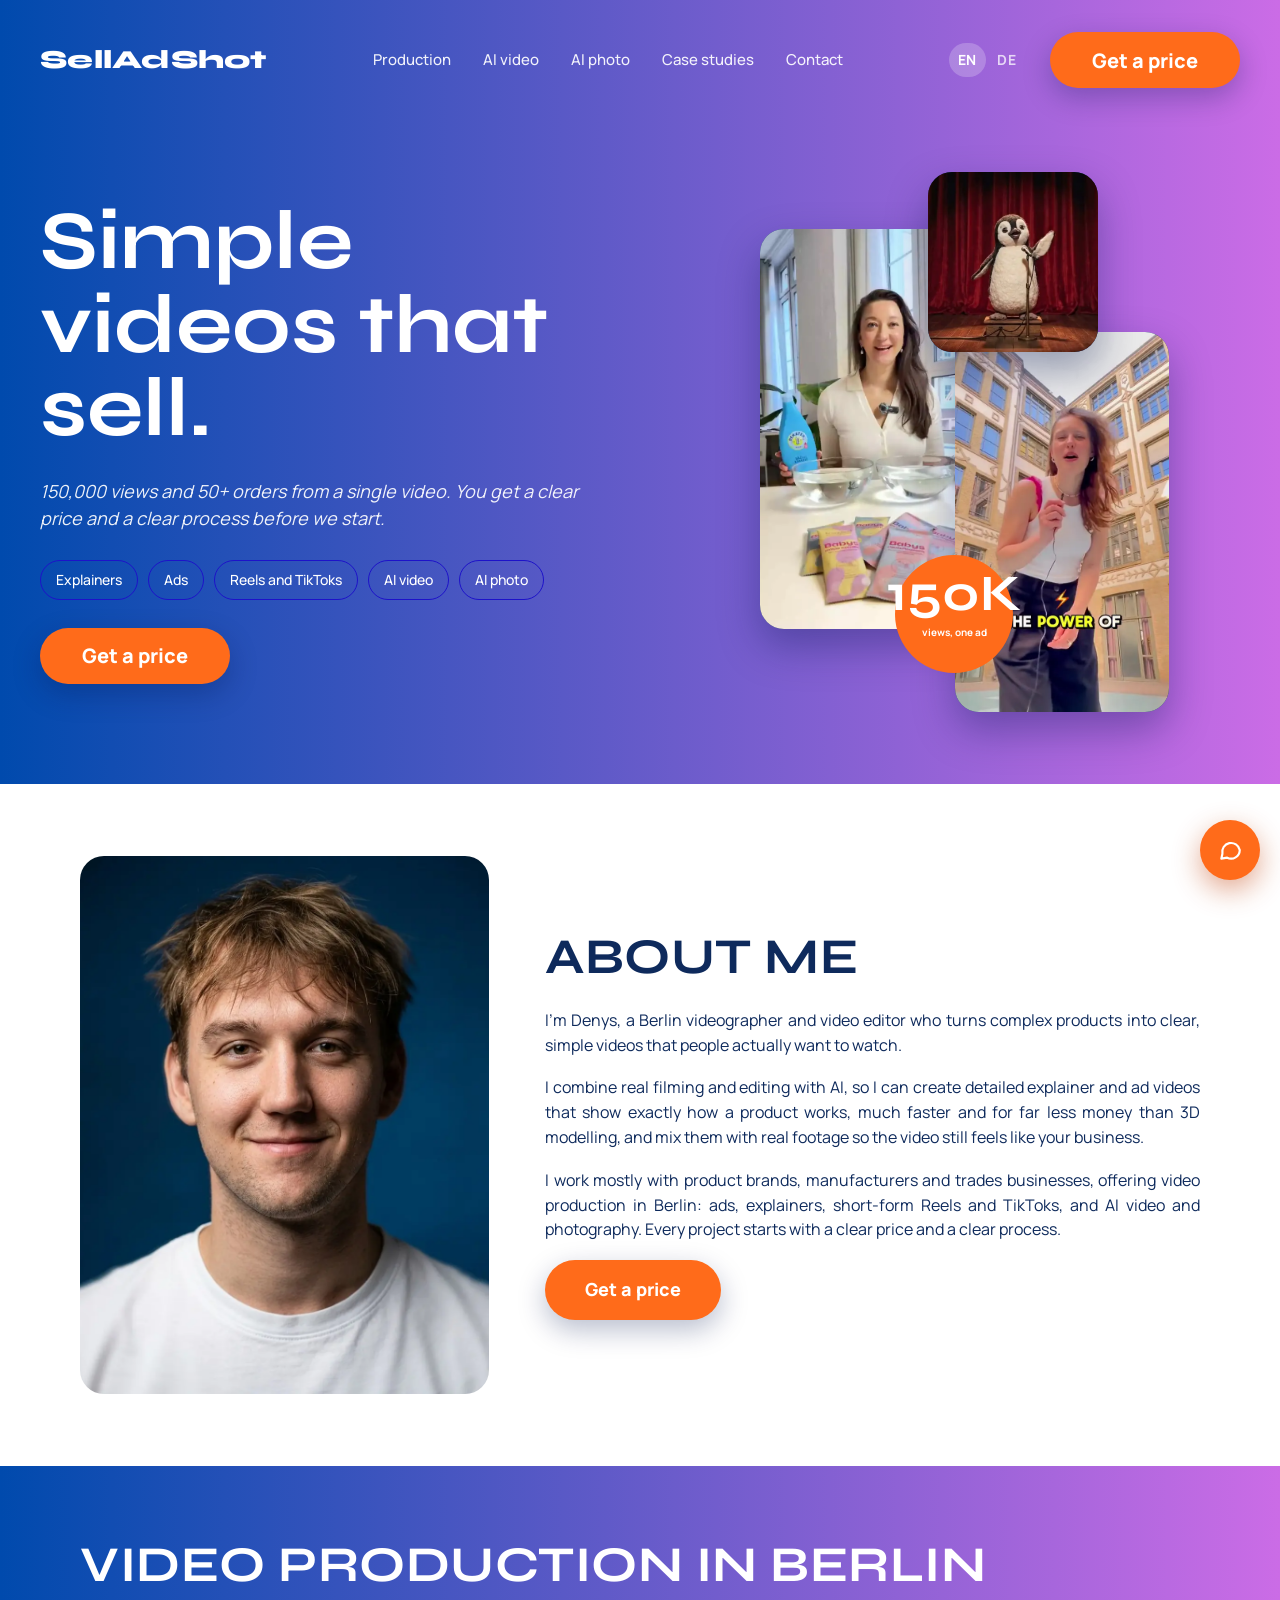
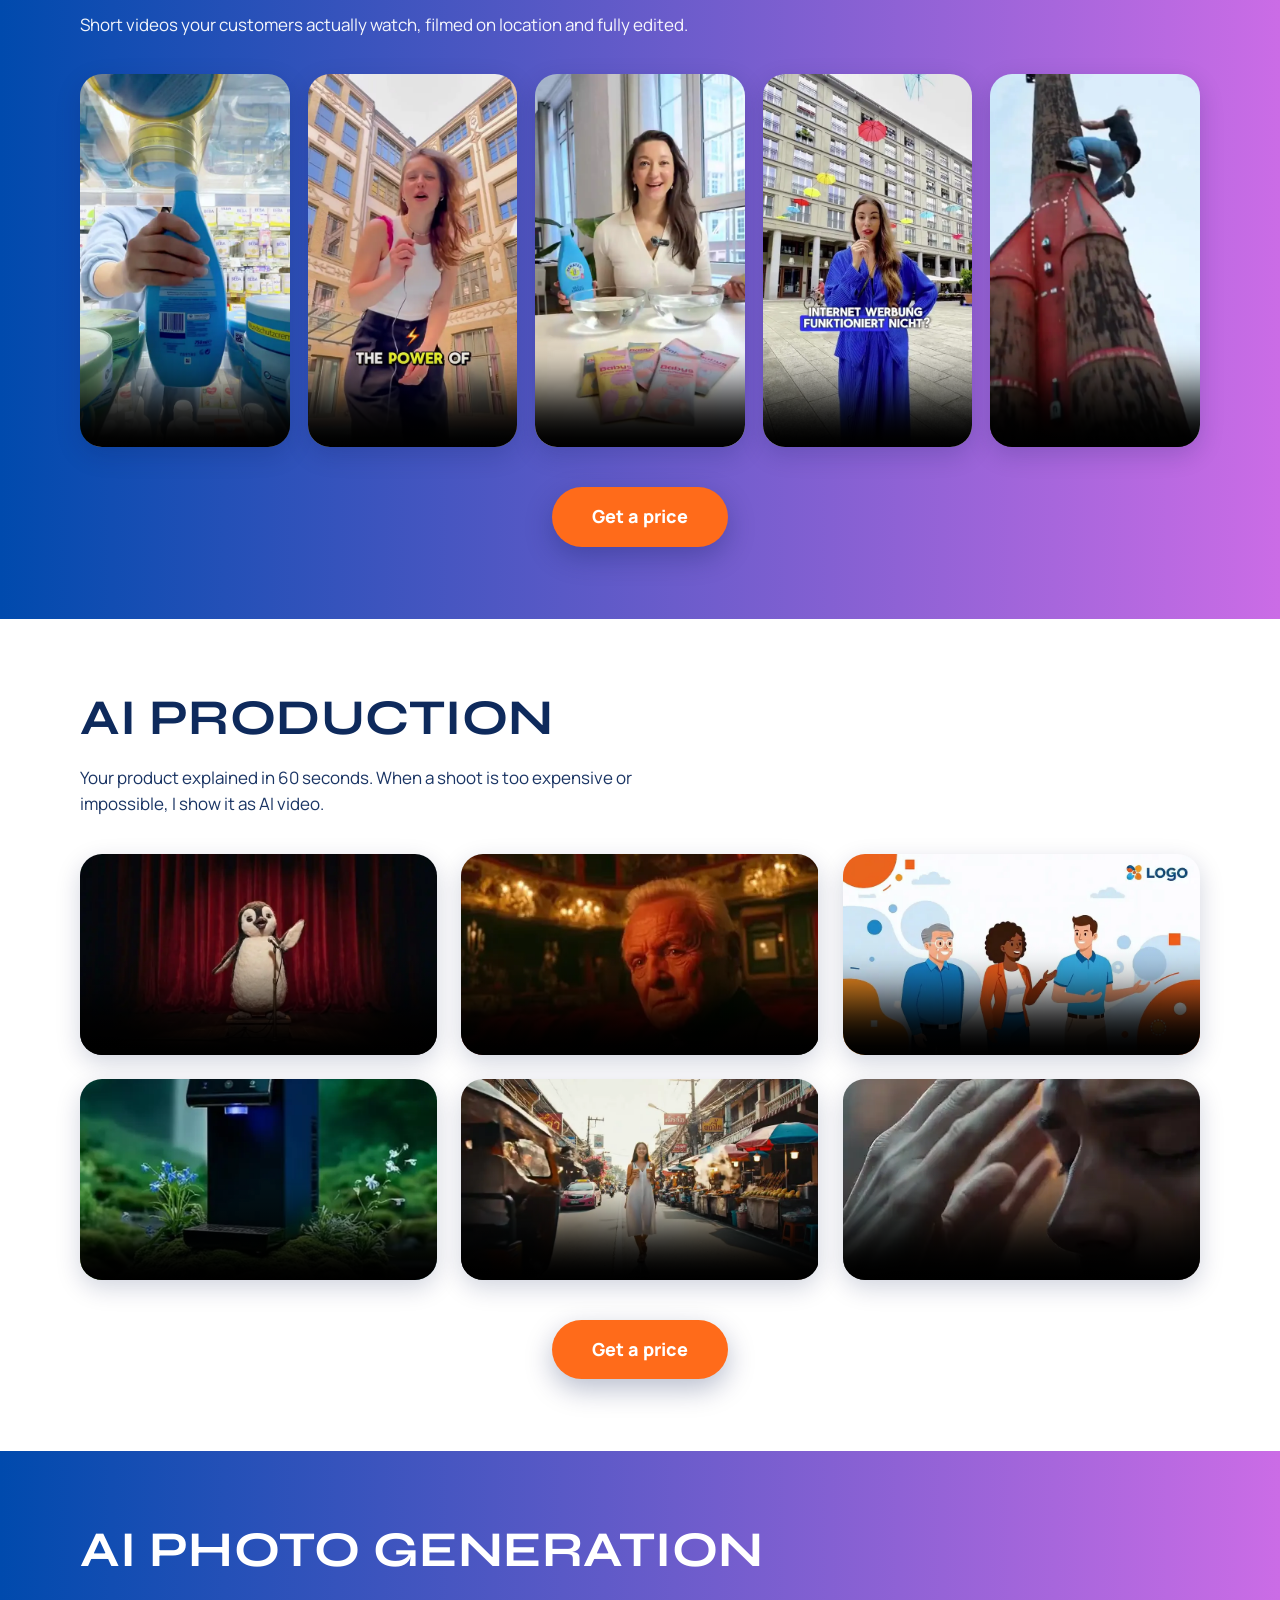
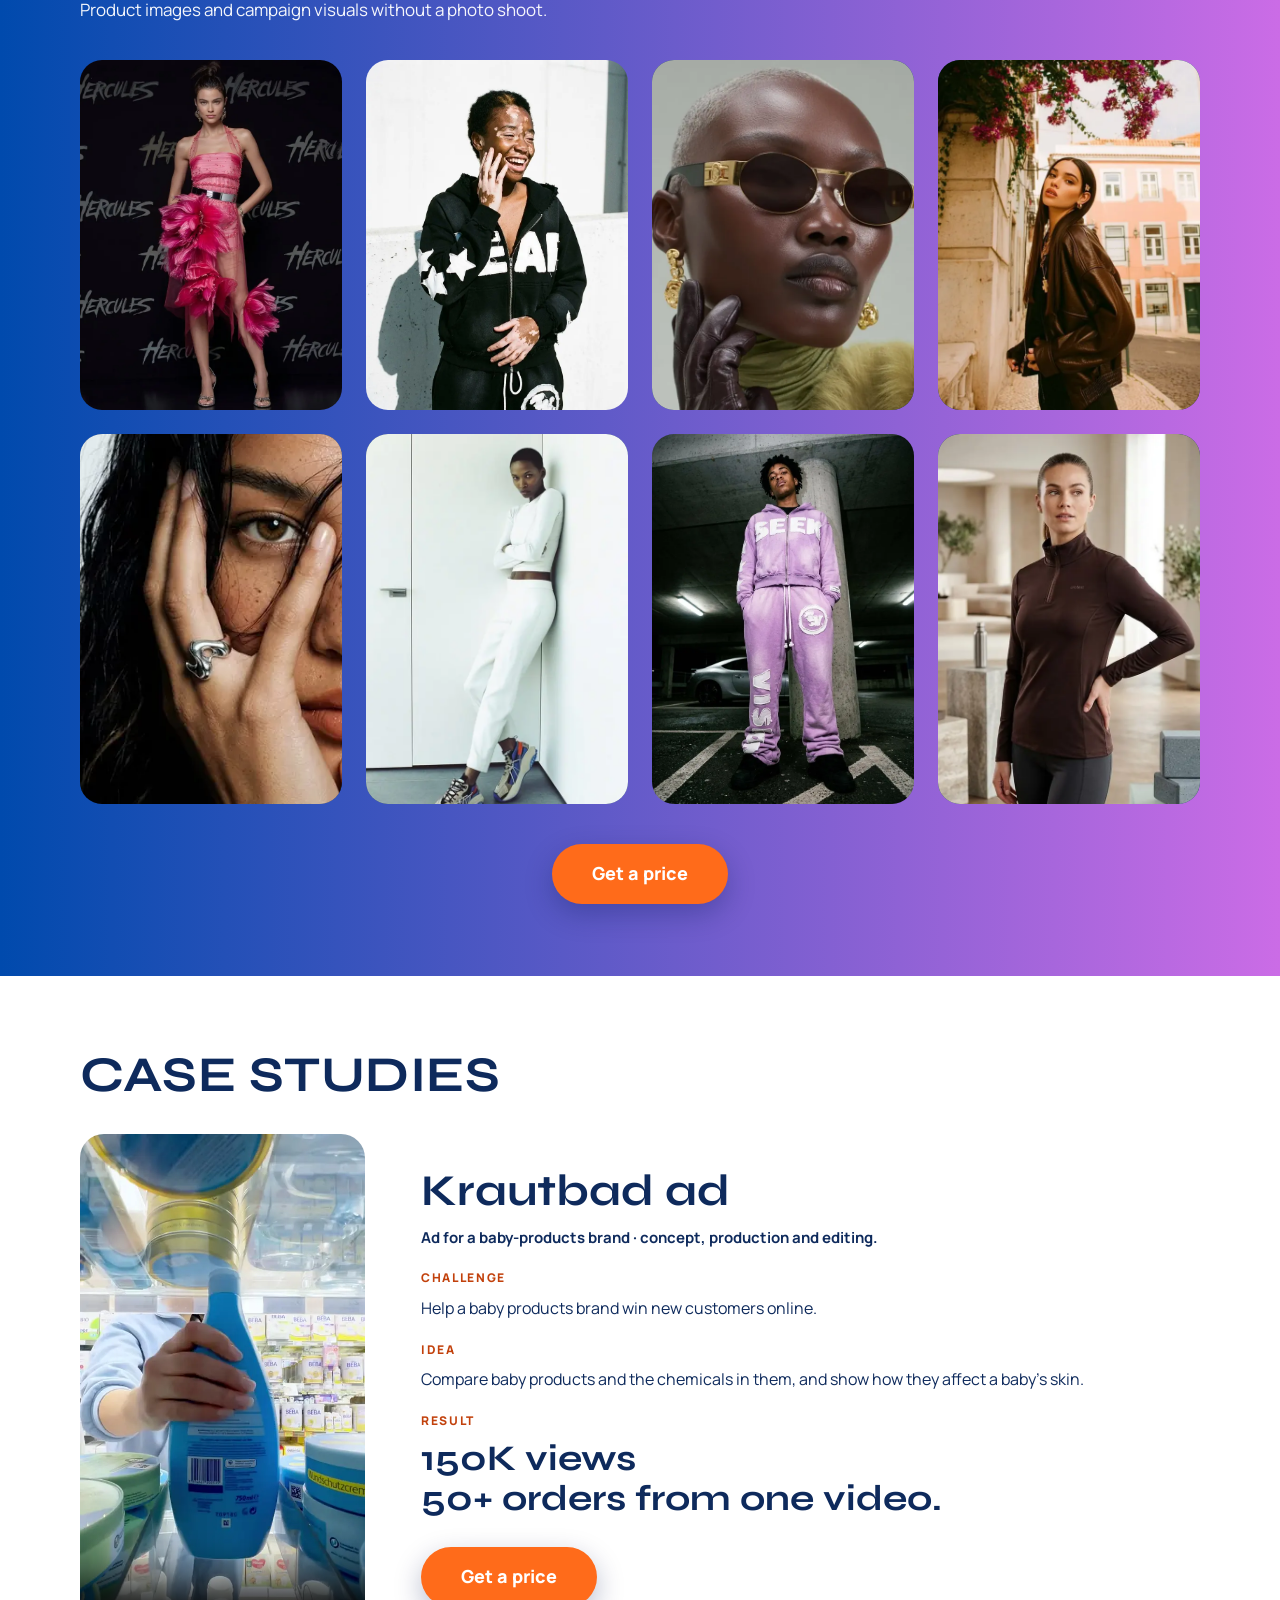
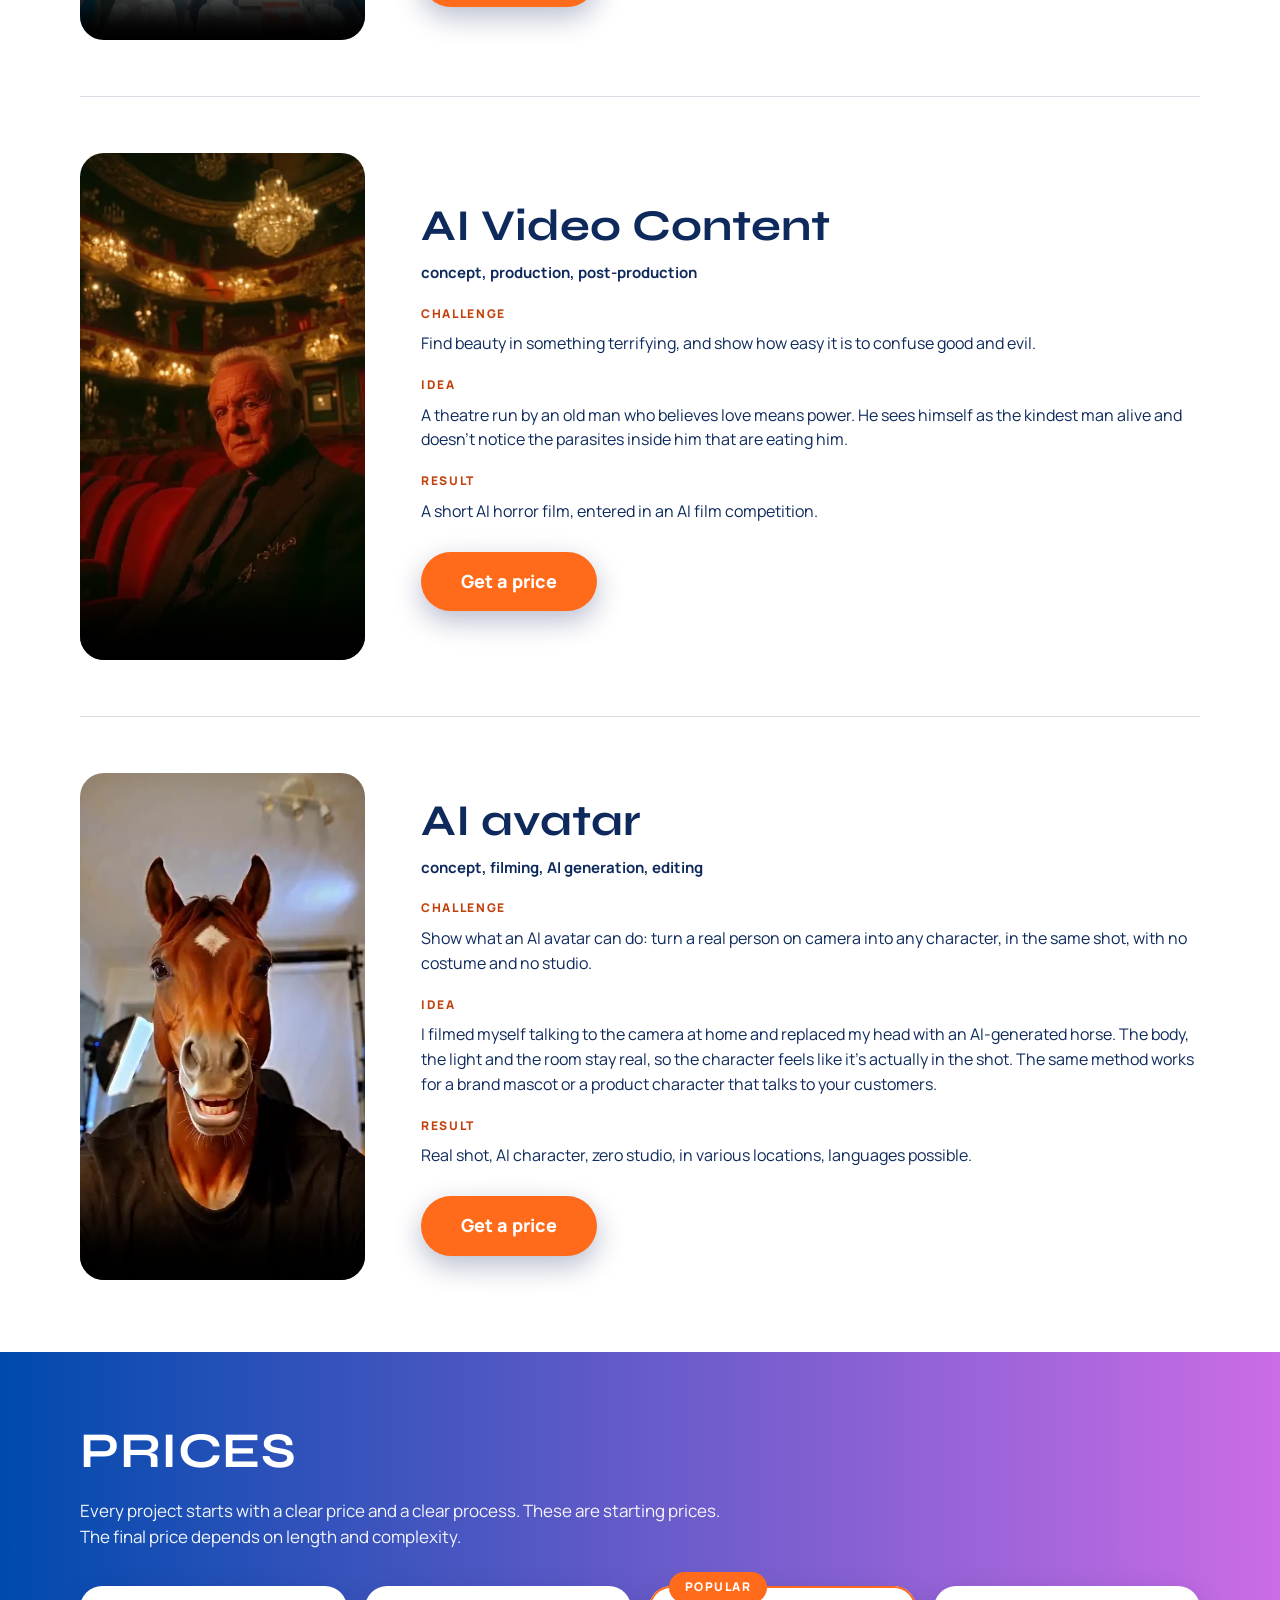
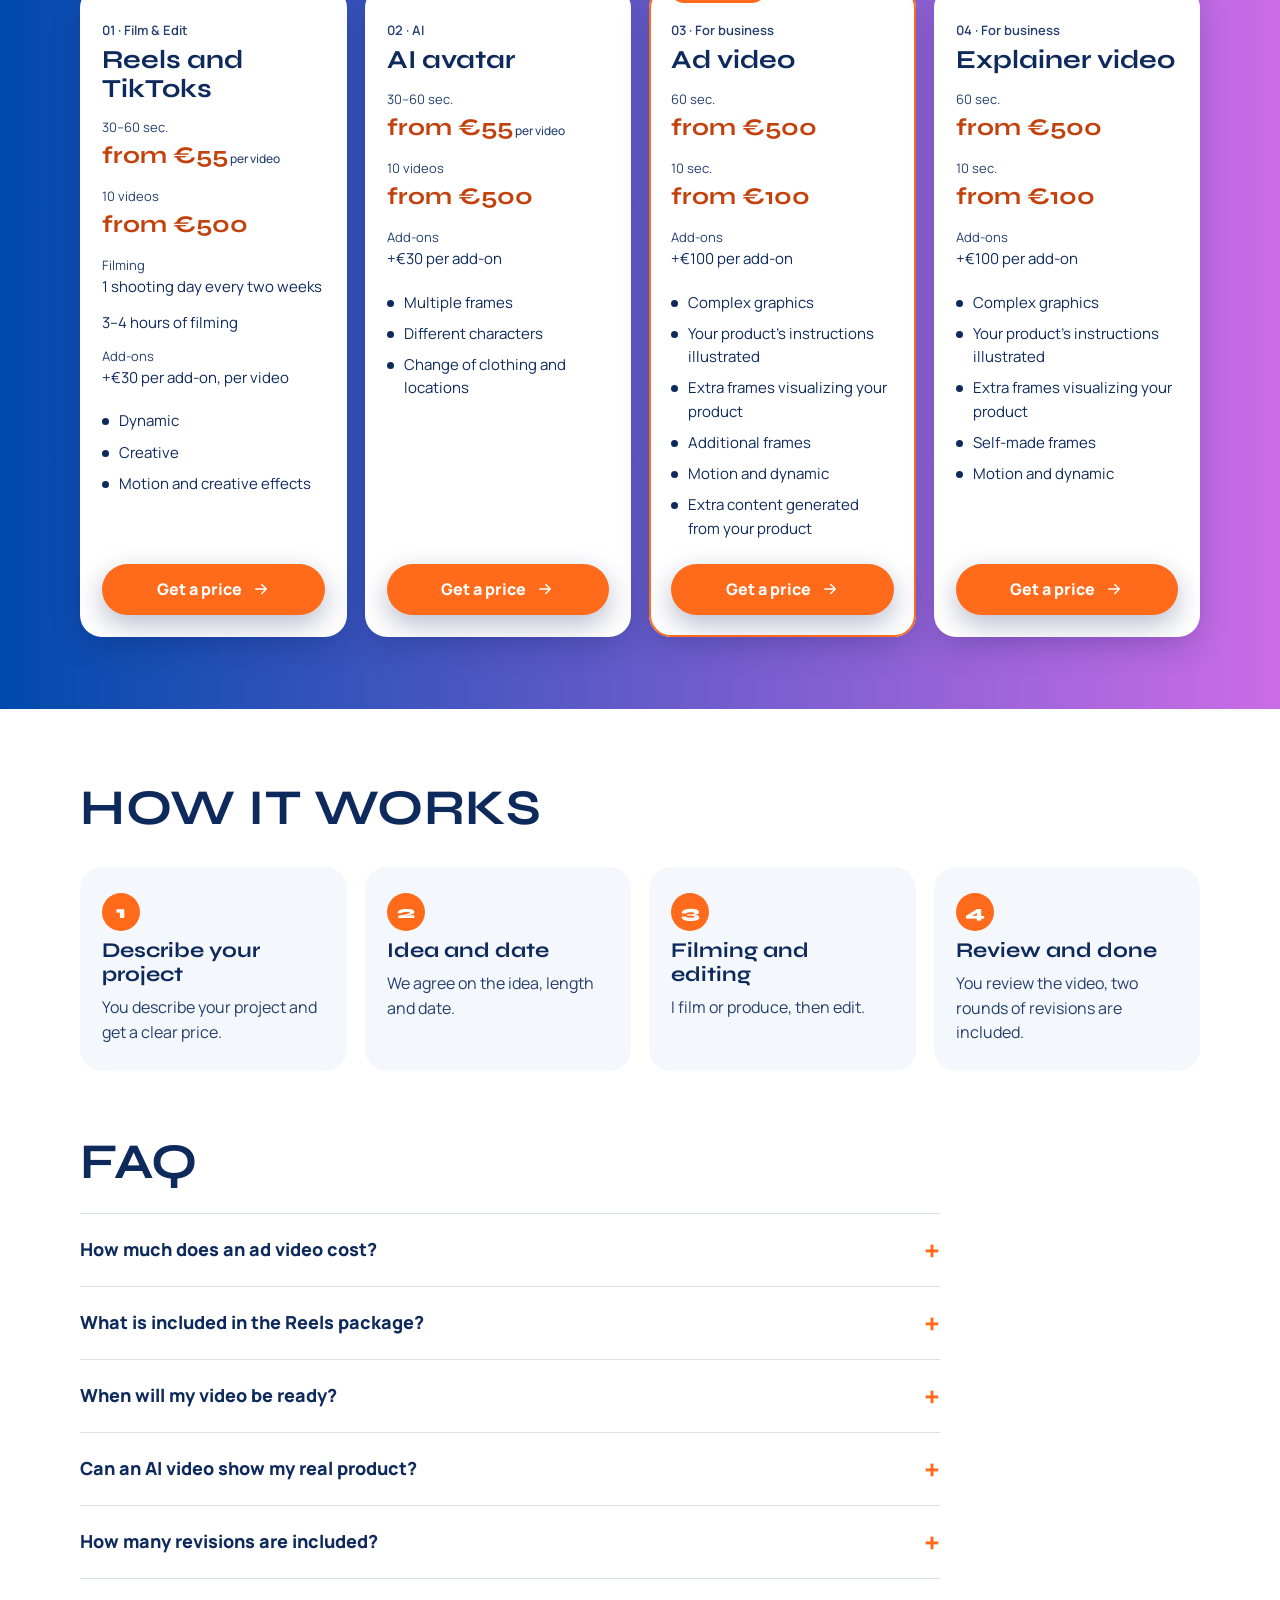
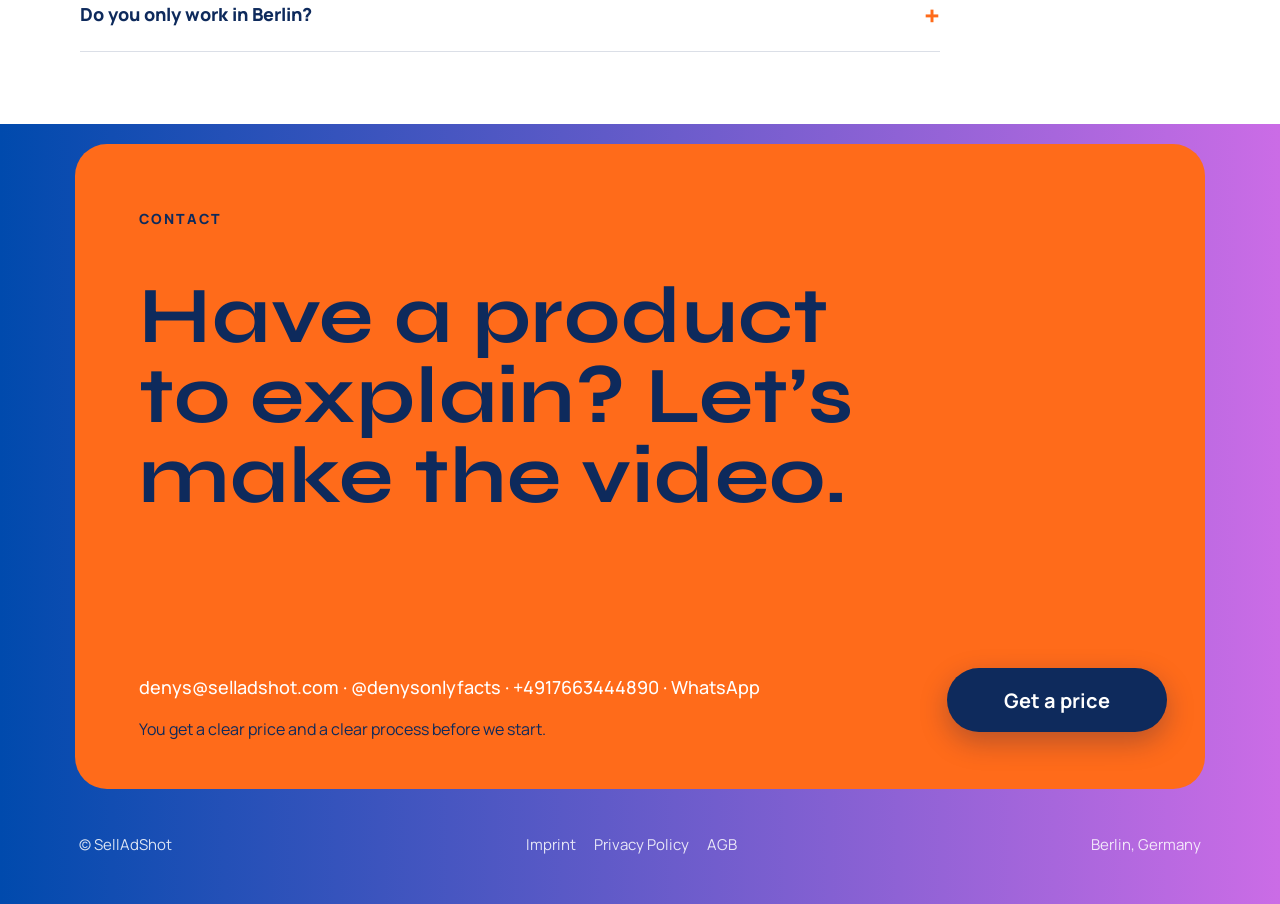
<file: index.html>
<!doctype html>
<html lang="en">
<head>
<meta charset="utf-8">
<meta name="viewport" content="width=device-width,initial-scale=1,viewport-fit=cover">
<title>Video Production Berlin: Ads from €100 | SellAdShot</title>
<meta name="description" content="Video production in Berlin: Reels from €55, ad and explainer videos from €100. Filming, editing and AI video from one person, with a clear price before we start.">
<link rel="canonical" href="https://selladshot.com/">
<link rel="alternate" hreflang="en" href="https://selladshot.com/">
<link rel="alternate" hreflang="de" href="https://selladshot.com/de/">
<link rel="alternate" hreflang="x-default" href="https://selladshot.com/">
<meta property="og:type" content="website">
<meta property="og:title" content="Video Production Berlin: Ads &amp; Explainers | SellAdShot">
<meta property="og:description" content="Simple videos that sell. Explainers, ads, Reels and TikToks, AI video and AI photo.">
<meta property="og:site_name" content="SellAdShot">
<meta property="og:locale" content="en_US">
<meta property="og:locale:alternate" content="de_DE">
<meta property="og:image" content="https://selladshot.com/og.jpg">
<meta property="og:image:width" content="1200">
<meta property="og:image:height" content="630">
<meta name="twitter:card" content="summary_large_image">
<meta name="twitter:title" content="Video Production Berlin: Ads &amp; Explainers | SellAdShot">
<meta name="twitter:description" content="Simple videos that sell. Explainers, ads, Reels and TikToks, AI video and AI photo.">
<meta name="twitter:image" content="https://selladshot.com/og.jpg">
<meta property="og:url" content="https://selladshot.com/">
<meta name="theme-color" content="#004aad">
<link rel="preload" href="syne-latin-800-normal.woff2" as="font" type="font/woff2" crossorigin>
<link rel="preload" href="manrope-latin-500-normal.woff2" as="font" type="font/woff2" crossorigin>
<script type="application/ld+json">{"@context":"https://schema.org","@graph":[{"@type":"ProfessionalService","@id":"https://selladshot.com/#business","name":"SellAdShot","url":"https://selladshot.com/","image":"https://selladshot.com/og.jpg","description":"Explainer videos, ads, Reels and TikToks, AI video and AI photo from Berlin.","email":"denys@selladshot.com","telephone":"+4917663444890","address":{"@type":"PostalAddress","addressLocality":"Berlin","addressCountry":"DE"},"serviceType":["Ad video","Explainer video","Reels and TikToks","AI video","AI photo"],"areaServed":["Berlin","Deutschland"],"inLanguage":"en","founder":{"@type":"Person","name":"Denys Myroniuk"},"sameAs":["https://instagram.com/denysonlyfacts"]},{"@type":"FAQPage","mainEntity":[{"@type":"Question","name":"How much does an ad video cost?","acceptedAnswer":{"@type":"Answer","text":"A 60-second ad video starts at €500, a 10-second clip at €100. Reels and TikToks (30–60 sec.) start at €55 per video. I give you the final price before we start."}},{"@type":"Question","name":"What is included in the Reels package?","acceptedAnswer":{"@type":"Answer","text":"One shoot day every two weeks with 3–4 hours of filming, plus editing and effects. 10 videos start at €500, add-ons cost €30 per video."}},{"@type":"Question","name":"When will my video be ready?","acceptedAnswer":{"@type":"Answer","text":"That depends on length and complexity. You get a fixed date before we start."}},{"@type":"Question","name":"Can an AI video show my real product?","acceptedAnswer":{"@type":"Answer","text":"Yes. I add logos, packaging and products from your original photos so they look exactly right."}},{"@type":"Question","name":"How many revisions are included?","acceptedAnswer":{"@type":"Answer","text":"Two rounds of revisions."}},{"@type":"Question","name":"Do you only work in Berlin?","acceptedAnswer":{"@type":"Answer","text":"Filming happens in Berlin and the surrounding area. AI video, editing and consulting work for all of Germany."}}]},{"@type":"VideoObject","name":"Krautbad ad","description":"Ad for a baby products brand: concept, production and edit.","thumbnailUrl":"https://selladshot.com/b.jpg","contentUrl":"https://selladshot.com/b.mp4","uploadDate":"2026-11-15T12:00:00+01:00","duration":"PT52S","publisher":{"@id":"https://selladshot.com/#business"}},{"@type":"VideoObject","name":"AI Video Content","description":"AI short horror film submitted to an AI film competition.","thumbnailUrl":"https://selladshot.com/h.jpg","contentUrl":"https://selladshot.com/h.mp4","uploadDate":"2026-11-15T12:00:00+01:00","duration":"PT47S","publisher":{"@id":"https://selladshot.com/#business"}},{"@type":"VideoObject","name":"AI avatar","description":"A real person on camera becomes any character in the same take: AI avatar demo.","thumbnailUrl":"https://selladshot.com/c1.jpg","contentUrl":"https://selladshot.com/c1.mp4","uploadDate":"2026-11-15T12:00:00+01:00","duration":"PT7S","publisher":{"@id":"https://selladshot.com/#business"}}]}</script>
<link rel="stylesheet" href="style.css?v=52">
<link rel="stylesheet" href="/chat.css?v=9">
<link rel="stylesheet" href="/popup.css?v=6">
<link rel="icon" href="/favicon.ico" sizes="any">
<link rel="icon" type="image/png" sizes="48x48" href="/favicon-48.png">
<link rel="icon" type="image/png" sizes="192x192" href="/favicon-192.png">
<link rel="apple-touch-icon" href="/apple-touch-icon.png">
</head>
<body>
<div class="topbar" id="topbar"><div class="wrap">
    <nav class="nav">
      <a class="brand" href="#top">SellAdShot</a>
      <div class="links"><a href="#content">Production</a><a href="#ai-video">AI video</a><a href="#ai-photo">AI photo</a><a href="#case-studies">Case studies</a><a href="#contact">Contact</a></div>
      <div class="lang"><a class="on" href="./" hreflang="en" aria-current="true">EN</a><a href="de/" hreflang="de">DE</a></div>
      <a class="btn navcta" href="#contact">Get a price</a>
      <button class="burger" type="button" aria-label="Menu" aria-expanded="false" aria-controls="mmenu"><svg class="bi bi-open" viewBox="0 0 24 24" width="28" height="28" aria-hidden="true"><path d="M3 6h18M3 12h18M3 18h18" fill="none" stroke="#fff" stroke-width="2.4" stroke-linecap="round"/></svg><svg class="bi bi-close" viewBox="0 0 24 24" width="28" height="28" aria-hidden="true"><path d="M5 5l14 14M19 5L5 19" fill="none" stroke="#fff" stroke-width="2.4" stroke-linecap="round"/></svg></button>
    </nav>
<div class="mmenu" id="mmenu"><a href="#content">Production</a><a href="#ai-video">AI video</a><a href="#ai-photo">AI photo</a><a href="#case-studies">Case studies</a><a href="#contact">Contact</a></div>
</div></div>
<header class="hero" id="top">
  <div class="wrap">
    <div class="hrow">
      <div class="htext">
        <h1>Simple videos that sell.</h1>
        <p class="sub">150,000 views and 50+ orders from a single video. You get a clear price and a clear process before we start.</p>
        <div class="chips"><span>Explainers</span><span>Ads</span><span>Reels and TikToks</span><span>AI video</span><span>AI photo</span></div>
        <a class="btn" href="#contact">Get a price</a>
      </div>
      <div class="hvids">
        <div class="hv hv1"><video class="hvid" muted loop playsinline preload="none" poster="w.webp" data-src="wh.mp4" aria-label="Krautbad ad"></video></div>
        <div class="hv hv2"><video class="hvid" muted loop playsinline preload="none" poster="n.webp" data-src="nh.mp4" aria-label="Courtyard interview"></video></div>
        <div class="hv hv3"><video class="hvid" muted loop playsinline preload="none" poster="a2.webp" data-src="a2h.mp4" aria-label="AI penguin"></video></div>
        <div class="badge"><b>150K</b><span>views, one ad</span></div>
      </div>
    </div>
  </div>
</header>

<main>
<section class="about white">
  <div class="wrap arow">
    <img class="face" src="about.webp" alt="Denys Myroniuk, video editor and content producer in Berlin" loading="lazy">
    <div class="atext">
      <h2 class="dark">About me</h2>
      <p>I’m Denys, a Berlin videographer and video editor who turns complex products into clear, simple videos that people actually want to watch.</p>
      <p>I combine real filming and editing with AI, so I can create detailed explainer and ad videos that show exactly how a product works, much faster and for far less money than 3D modelling, and mix them with real footage so the video still feels like your business.</p>
      <p>I work mostly with product brands, manufacturers and trades businesses, offering video production in Berlin: ads, explainers, <span class="nb">short-form</span> Reels and TikToks, and AI video and photography. Every project starts with a clear price and a clear process.</p>
      <a class="btn" href="#contact">Get a price</a>
    </div>
  </div>
</section>

<section class="grad" id="content">
  <div class="wrap">
    <h2>Video production in Berlin</h2>
    <p class="intro">Short videos your customers actually watch, filmed on location and fully edited.</p>
    <div class="grid g5"><video class="tile v916" controls playsinline preload="none" poster="b.webp" src="b.mp4" aria-label="Content production video"></video><video class="tile v916 phoneonly" controls playsinline preload="none" poster="m.webp" src="m.mp4" aria-label="Content production video"></video><video class="tile v916" controls playsinline preload="none" poster="n.webp" src="n.mp4" aria-label="Content production video"></video><video class="tile v916" controls playsinline preload="none" poster="w.webp" src="w.mp4" aria-label="Content production video"></video><video class="tile v916" controls playsinline preload="none" poster="p.webp" src="p.mp4" aria-label="Content production video"></video><video class="tile v916" controls playsinline preload="none" poster="c3.webp" src="c3.mp4" aria-label="Content production video"></video></div>
    <div class="cta"><a class="btn" href="#contact">Get a price</a></div>
  </div>
</section>

<section class="white" id="ai-video">
  <div class="wrap">
    <h2 class="dark">AI production</h2>
    <p class="intro">Your product explained in 60 seconds. When a shoot is too expensive or impossible, I show it as AI video.</p>
    <div class="grid g3"><video class="tile v169" controls playsinline preload="none" poster="a2.webp" src="a2.mp4" aria-label="AI production video"></video><video class="tile v169" controls playsinline preload="none" poster="h.webp" src="h.mp4" aria-label="AI production video"></video><video class="tile v169" controls playsinline preload="none" poster="ex.webp" src="ex.mp4" aria-label="AI production video"></video><video class="tile v169" controls playsinline preload="none" poster="wf.webp" src="wf.mp4" aria-label="AI production video"></video><video class="tile v169" controls playsinline preload="none" poster="a1.webp" src="a1.mp4" aria-label="AI production video"></video><video class="tile v169" controls playsinline preload="none" poster="c2.webp" src="c2.mp4" aria-label="AI production video"></video></div>
    <div class="cta"><a class="btn" href="#contact">Get a price</a></div>
  </div>
</section>

<section class="grad" id="ai-photo">
  <div class="wrap">
    <h2>AI photo generation</h2>
    <p class="intro">Product images and campaign visuals without a photo shoot.</p>
    <div class="grid g4 photos"><div class="ph"><img src="ai1.webp" alt="AI-generated fashion photo: model in a pink feathered dress in front of a premiere backdrop" style="object-position:50% 50%" loading="lazy" data-rm></div><div class="ph"><img src="ai2.webp" alt="AI-generated fashion photo: smiling model in a black hoodie and joggers" style="object-position:50% 50%" loading="lazy" data-rm></div><div class="ph"><img src="ai3.webp" alt="AI-generated beauty photo: close-up with gold sunglasses, leather glove and fur collar" style="object-position:0% 0%" loading="lazy" data-rm></div><div class="ph"><img src="ai4.webp" alt="AI-generated lifestyle photo: woman in a brown leather jacket in front of blooming bougainvillea" style="object-position:50% 100%" loading="lazy" data-rm></div><div class="ph tall"><img src="ai5.webp" alt="AI-generated beauty portrait: face with a hand and rings, close-up" style="object-position:27.1% 44.8%" loading="lazy" data-rm></div><div class="ph tall"><img src="ai6.webp" alt="AI-generated fashion photo: model in white loungewear and colourful sneakers" style="object-position:50% 58%" loading="lazy" data-rm></div><div class="ph tall"><img src="ai7.webp" alt="AI-generated streetwear photo: model in a lilac hoodie set in a parking garage" style="object-position:50% 50%" loading="lazy" data-rm></div><div class="ph tall"><img src="ai8.webp" alt="AI-generated sportswear photo: woman in a brown half-zip top in a bright room" style="object-position:50% 18%" loading="lazy" data-rm></div></div>
    <div class="cta"><a class="btn" href="#contact">Get a price</a></div>
  </div>
</section>

<section class="white" id="case-studies">
  <div class="wrap">
    <h2 class="dark">Case studies</h2>
    <div class="case"><div class="cvid"><video class="cv" controls playsinline preload="none" poster="b.webp" src="b.mp4" aria-label="Krautbad ad"></video></div><div class="ctext"><h3>Krautbad ad</h3><p class="meta">Ad for a baby-products brand · concept, production and editing.</p><p class="lbl">Challenge</p><p>Help a baby products brand win new customers online.</p><p class="lbl">Idea</p><p>Compare baby products and the chemicals in them, and show how they affect a baby’s skin.</p><p class="lbl">Result</p><p class="res">150K views<br>50+ orders from one video.</p><a class="btn" href="#contact">Get a price</a></div></div>
    <hr>
    <div class="case"><div class="cvid"><video class="cv" controls playsinline preload="none" poster="h.webp" src="h.mp4" aria-label="AI Video Content"></video></div><div class="ctext"><h3>AI Video Content</h3><p class="meta">concept, production, post-production</p><p class="lbl">Challenge</p><p>Find beauty in something terrifying, and show how easy it is to confuse good and evil.</p><p class="lbl">Idea</p><p>A theatre run by an old man who believes love means power. He sees himself as the kindest man alive and doesn’t notice the parasites inside him that are eating him.</p><p class="lbl">Result</p><p class="resp">A short AI horror film, entered in an AI film competition.</p><a class="btn" href="#contact">Get a price</a></div></div>
    <hr>
    <div class="case"><div class="cvid"><video class="cv" controls playsinline preload="none" poster="c1.webp" src="c1.mp4" aria-label="AI avatar"></video></div><div class="ctext"><h3>AI avatar</h3><p class="meta">concept, filming, AI generation, editing</p><p class="lbl">Challenge</p><p>Show what an AI avatar can do: turn a real person on camera into any character, in the same shot, with no costume and no studio.</p><p class="lbl">Idea</p><p>I filmed myself talking to the camera at home and replaced my head with an AI-generated horse. The body, the light and the room stay real, so the character feels like it’s actually in the shot. The same method works for a brand mascot or a product character that talks to your customers.</p><p class="lbl">Result</p><p class="resp">Real shot, AI character, zero studio, in various locations, languages possible.</p><a class="btn" href="#contact">Get a price</a></div></div>
  </div>
</section>

<section class="grad" id="prices">
  <div class="wrap">
    <h2>Prices</h2>
    <p class="intro">Every project starts with a clear price and a clear process. These are starting prices. The final price depends on length and complexity.</p>
    <div class="cards"><article class="card"><p class="kind">01 · Film &amp; Edit</p><h3>Reels and TikToks</h3><div class="row"><span class="k">30–60 sec.</span><span class="price">from €55<small> per video</small></span></div><div class="row"><span class="k">10 videos</span><span class="price">from €500<small> </small></span></div><div class="row"><span class="k">Filming</span><span class="v">1 shooting day every two weeks</span></div><div class="row"><span class="k"></span><span class="v">3–4 hours of filming</span></div><div class="row"><span class="k">Add-ons</span><span class="v">+€30 per add-on, per video</span></div><ul><li>Dynamic</li><li>Creative</li><li>Motion and creative effects</li></ul><a class="btn small" href="#contact">Get a price<svg viewBox="0 0 24 24" aria-hidden="true"><path d="M5 12h13M13 6l6 6-6 6" fill="none" stroke="currentColor" stroke-width="2" stroke-linecap="round" stroke-linejoin="round"/></svg></a></article><article class="card"><p class="kind">02 · AI</p><h3>AI avatar</h3><div class="row"><span class="k">30–60 sec.</span><span class="price">from €55<small> per video</small></span></div><div class="row"><span class="k">10 videos</span><span class="price">from €500<small> </small></span></div><div class="row"><span class="k">Add-ons</span><span class="v">+€30 per add-on</span></div><ul><li>Multiple frames</li><li>Different characters</li><li>Change of clothing and locations</li></ul><a class="btn small" href="#contact">Get a price<svg viewBox="0 0 24 24" aria-hidden="true"><path d="M5 12h13M13 6l6 6-6 6" fill="none" stroke="currentColor" stroke-width="2" stroke-linecap="round" stroke-linejoin="round"/></svg></a></article><article class="card popc"><span class="pop">Popular</span><p class="kind">03 · For business</p><h3>Ad video</h3><div class="row"><span class="k">60 sec.</span><span class="price">from €500<small> </small></span></div><div class="row"><span class="k">10 sec.</span><span class="price">from €100<small> </small></span></div><div class="row"><span class="k">Add-ons</span><span class="v">+€100 per add-on</span></div><ul><li>Complex graphics</li><li>Your product’s instructions illustrated</li><li>Extra frames visualizing your product</li><li>Additional frames</li><li>Motion and dynamic</li><li>Extra content generated from your product</li></ul><a class="btn small" href="#contact">Get a price<svg viewBox="0 0 24 24" aria-hidden="true"><path d="M5 12h13M13 6l6 6-6 6" fill="none" stroke="currentColor" stroke-width="2" stroke-linecap="round" stroke-linejoin="round"/></svg></a></article><article class="card"><p class="kind">04 · For business</p><h3>Explainer video</h3><div class="row"><span class="k">60 sec.</span><span class="price">from €500<small> </small></span></div><div class="row"><span class="k">10 sec.</span><span class="price">from €100<small> </small></span></div><div class="row"><span class="k">Add-ons</span><span class="v">+€100 per add-on</span></div><ul><li>Complex graphics</li><li>Your product’s instructions illustrated</li><li>Extra frames visualizing your product</li><li>Self-made frames</li><li>Motion and dynamic</li></ul><a class="btn small" href="#contact">Get a price<svg viewBox="0 0 24 24" aria-hidden="true"><path d="M5 12h13M13 6l6 6-6 6" fill="none" stroke="currentColor" stroke-width="2" stroke-linecap="round" stroke-linejoin="round"/></svg></a></article></div>
  </div>
</section>

<section class="white" id="process">
  <div class="wrap">
    <h2 class="dark">How it works</h2>
    <ol class="steps"><li><b>Describe your project</b><span>You describe your project and get a clear price.</span></li><li><b>Idea and date</b><span>We agree on the idea, length and date.</span></li><li><b>Filming and editing</b><span>I film or produce, then edit.</span></li><li><b>Review and done</b><span>You review the video, two rounds of revisions are included.</span></li></ol>
    <h2 class="dark faqh" id="faq">FAQ</h2>
    <div class="faq"><details><summary>How much does an ad video cost?</summary><p>A 60-second ad video starts at €500, a 10-second clip at €100. Reels and TikToks (30–60 sec.) start at €55 per video. I give you the final price before we start.</p></details><details><summary>What is included in the Reels package?</summary><p>One shoot day every two weeks with 3–4 hours of filming, plus editing and effects. 10 videos start at €500, add-ons cost €30 per video.</p></details><details><summary>When will my video be ready?</summary><p>That depends on length and complexity. You get a fixed date before we start.</p></details><details><summary>Can an AI video show my real product?</summary><p>Yes. I add logos, packaging and products from your original photos so they look exactly right.</p></details><details><summary>How many revisions are included?</summary><p>Two rounds of revisions.</p></details><details><summary>Do you only work in Berlin?</summary><p>Filming happens in Berlin and the surrounding area. AI video, editing and consulting work for all of Germany.</p></details></div>
  </div>
</section>

<section class="grad last" id="contact">
  <div class="wrap">
    <div class="panel">
      <p class="clabel">Contact</p>
      <h2 class="chead">Have a product to explain? Let’s make the video.</h2>
      <p class="cline"><a href="mailto:denys@selladshot.com">denys@selladshot.com</a> · <a href="https://instagram.com/denysonlyfacts" target="_blank" rel="noopener">@denysonlyfacts</a> · <a href="tel:+4917663444890">+4917663444890</a> · <a href="https://wa.me/4917663444890" target="_blank" rel="noopener">WhatsApp</a></p>
      <p class="csub">You get a clear price and a clear process before we start.</p>
      <a class="btn dark" href="https://wa.me/4917663444890" target="_blank" rel="noopener">Get a price</a>
    </div>
    <footer><span>© SellAdShot</span><nav class="flinks"><a href="imprint">Imprint</a><a href="privacy">Privacy Policy</a><a href="agb.html">AGB</a></nav><span>Berlin, Germany</span></footer>
  </div>
</section>
</main>
<script src="script.js?v=22" defer></script>
<script src="/chat.js?v=24" defer></script>
<script src="/popup.js?v=44" defer></script>
</body>
</html>
</file>
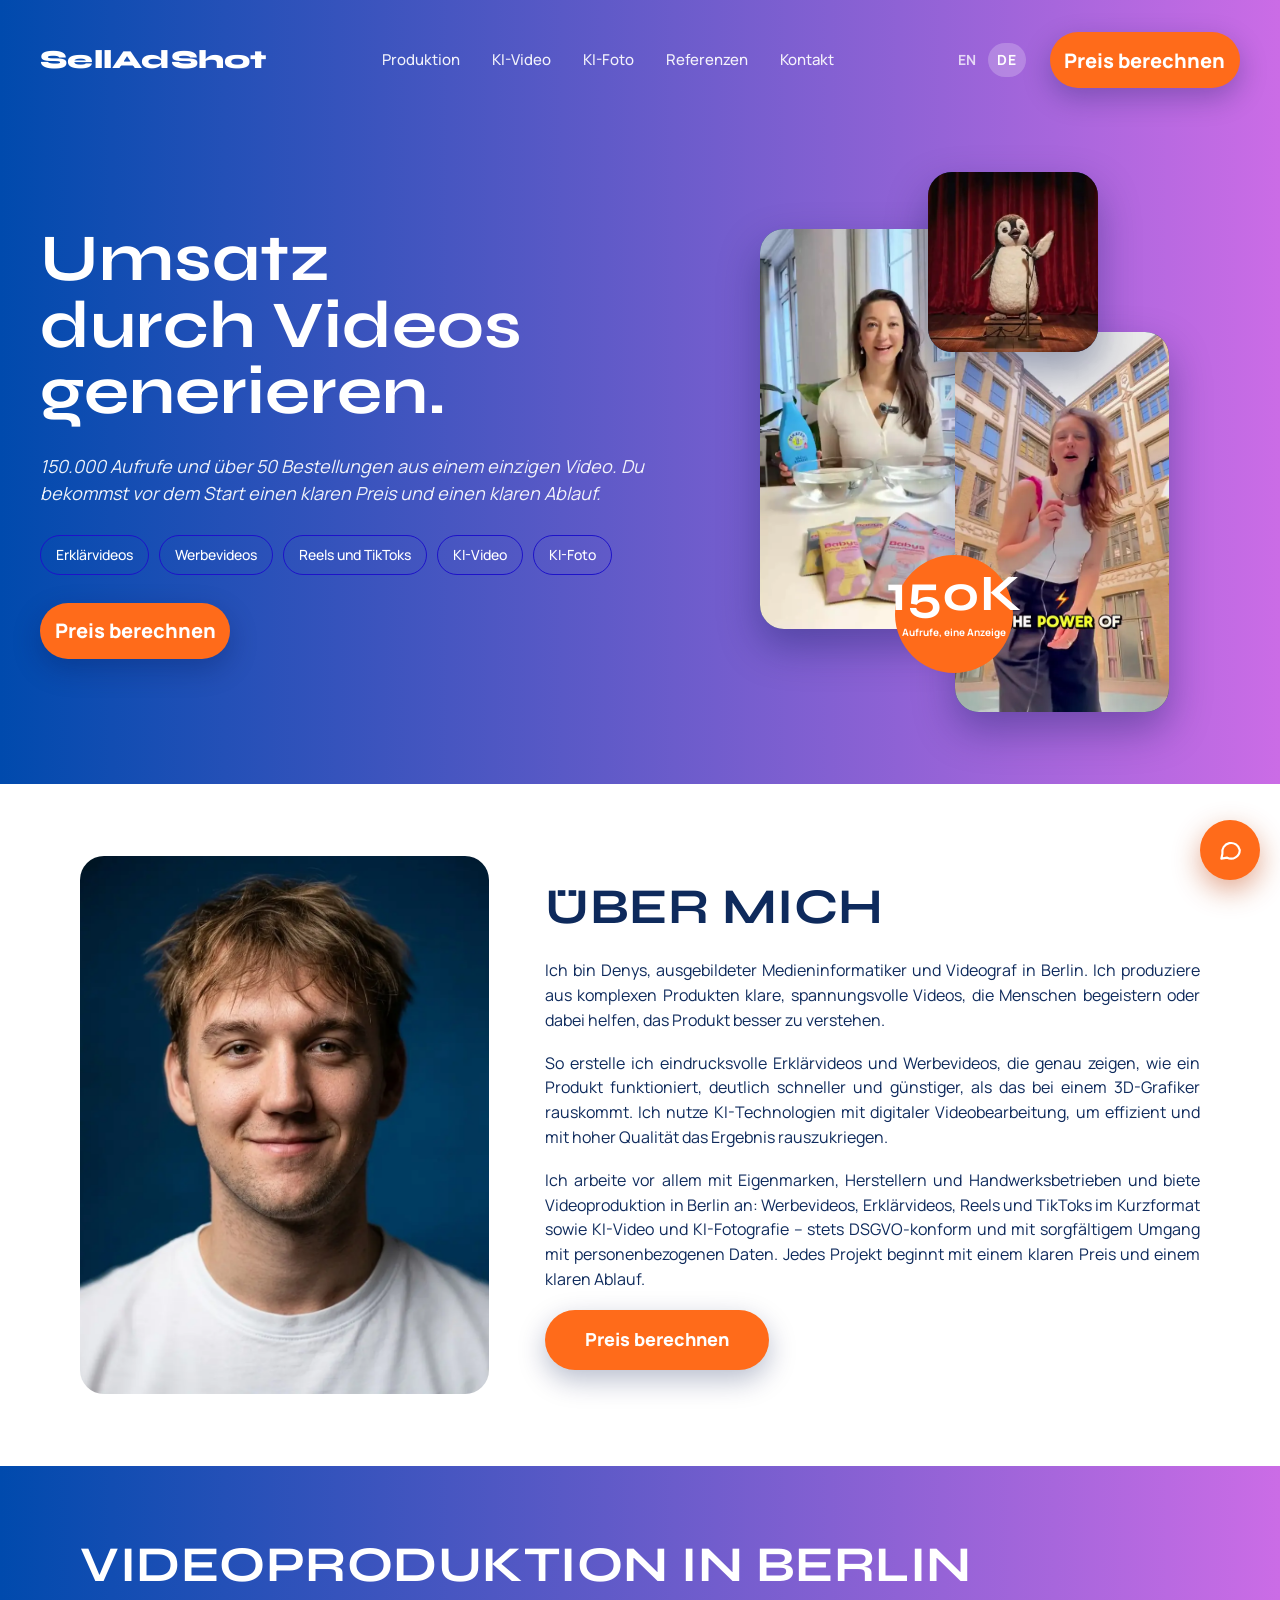
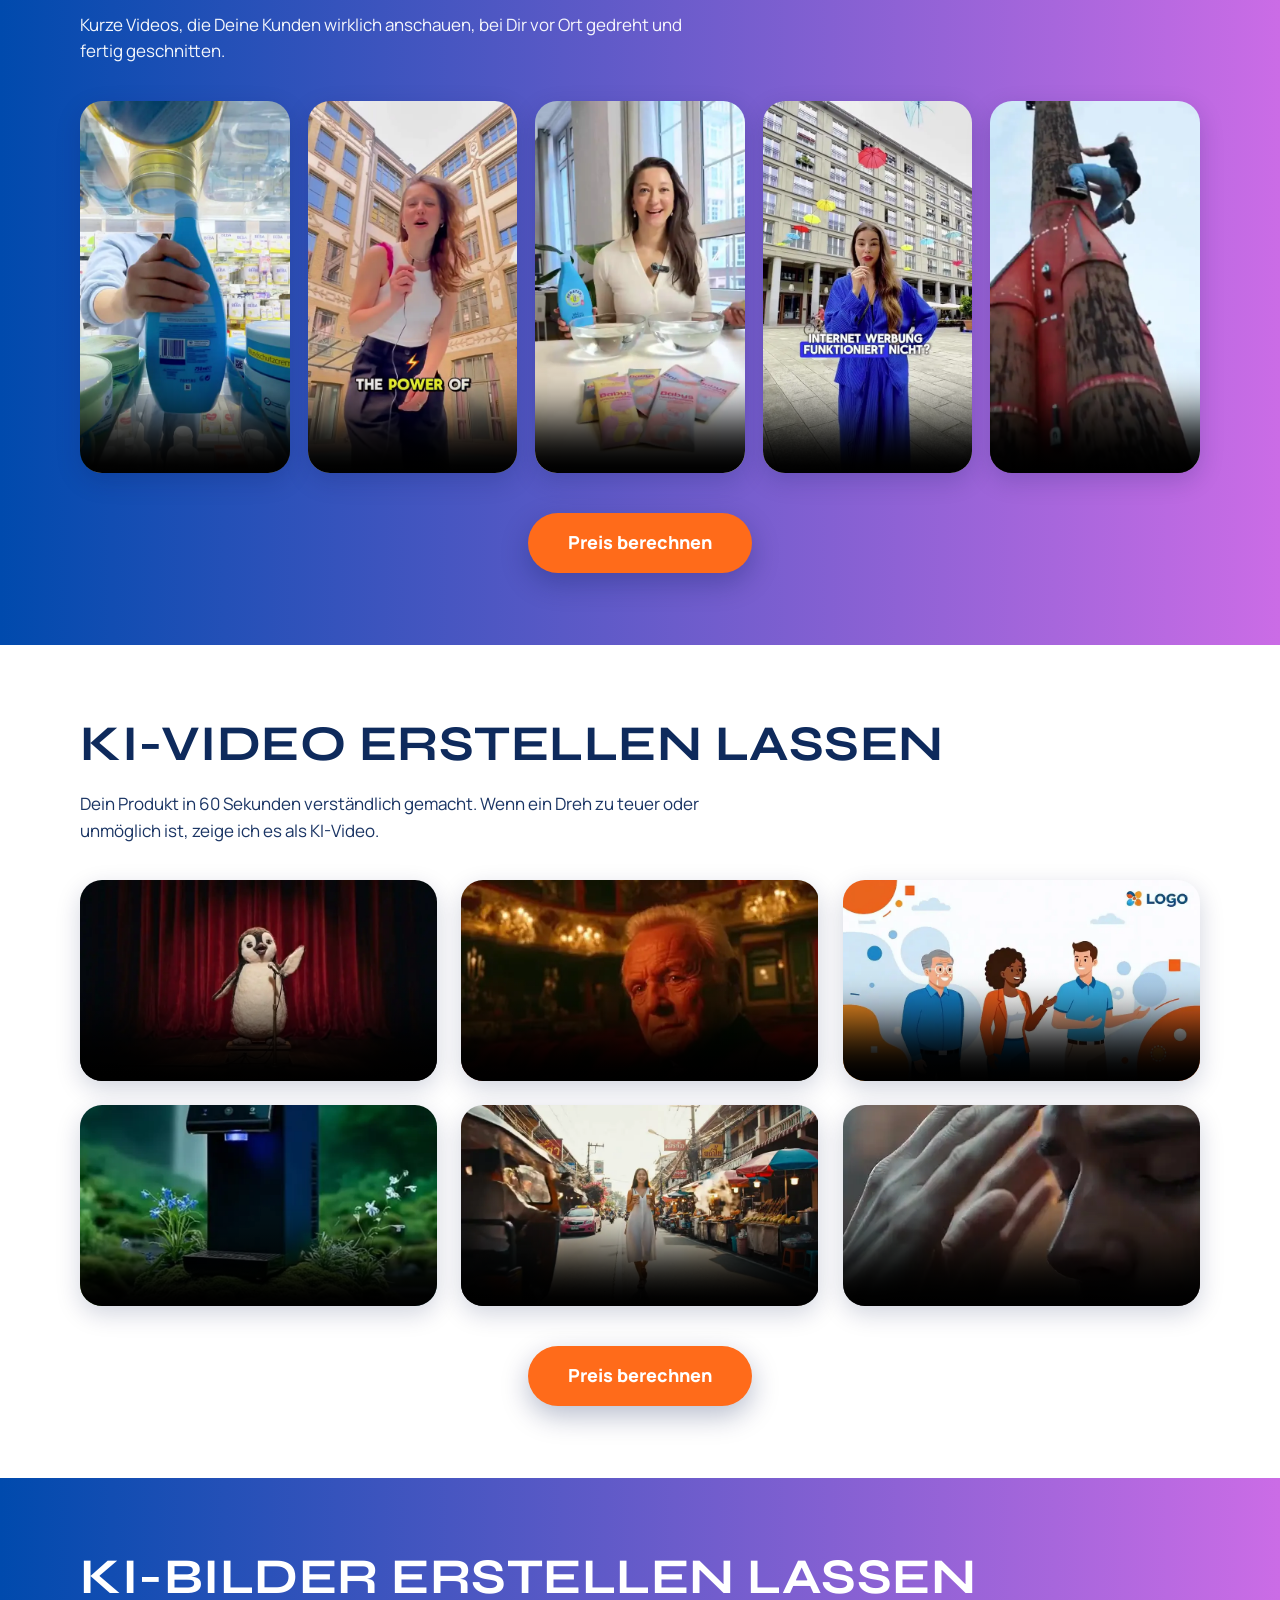
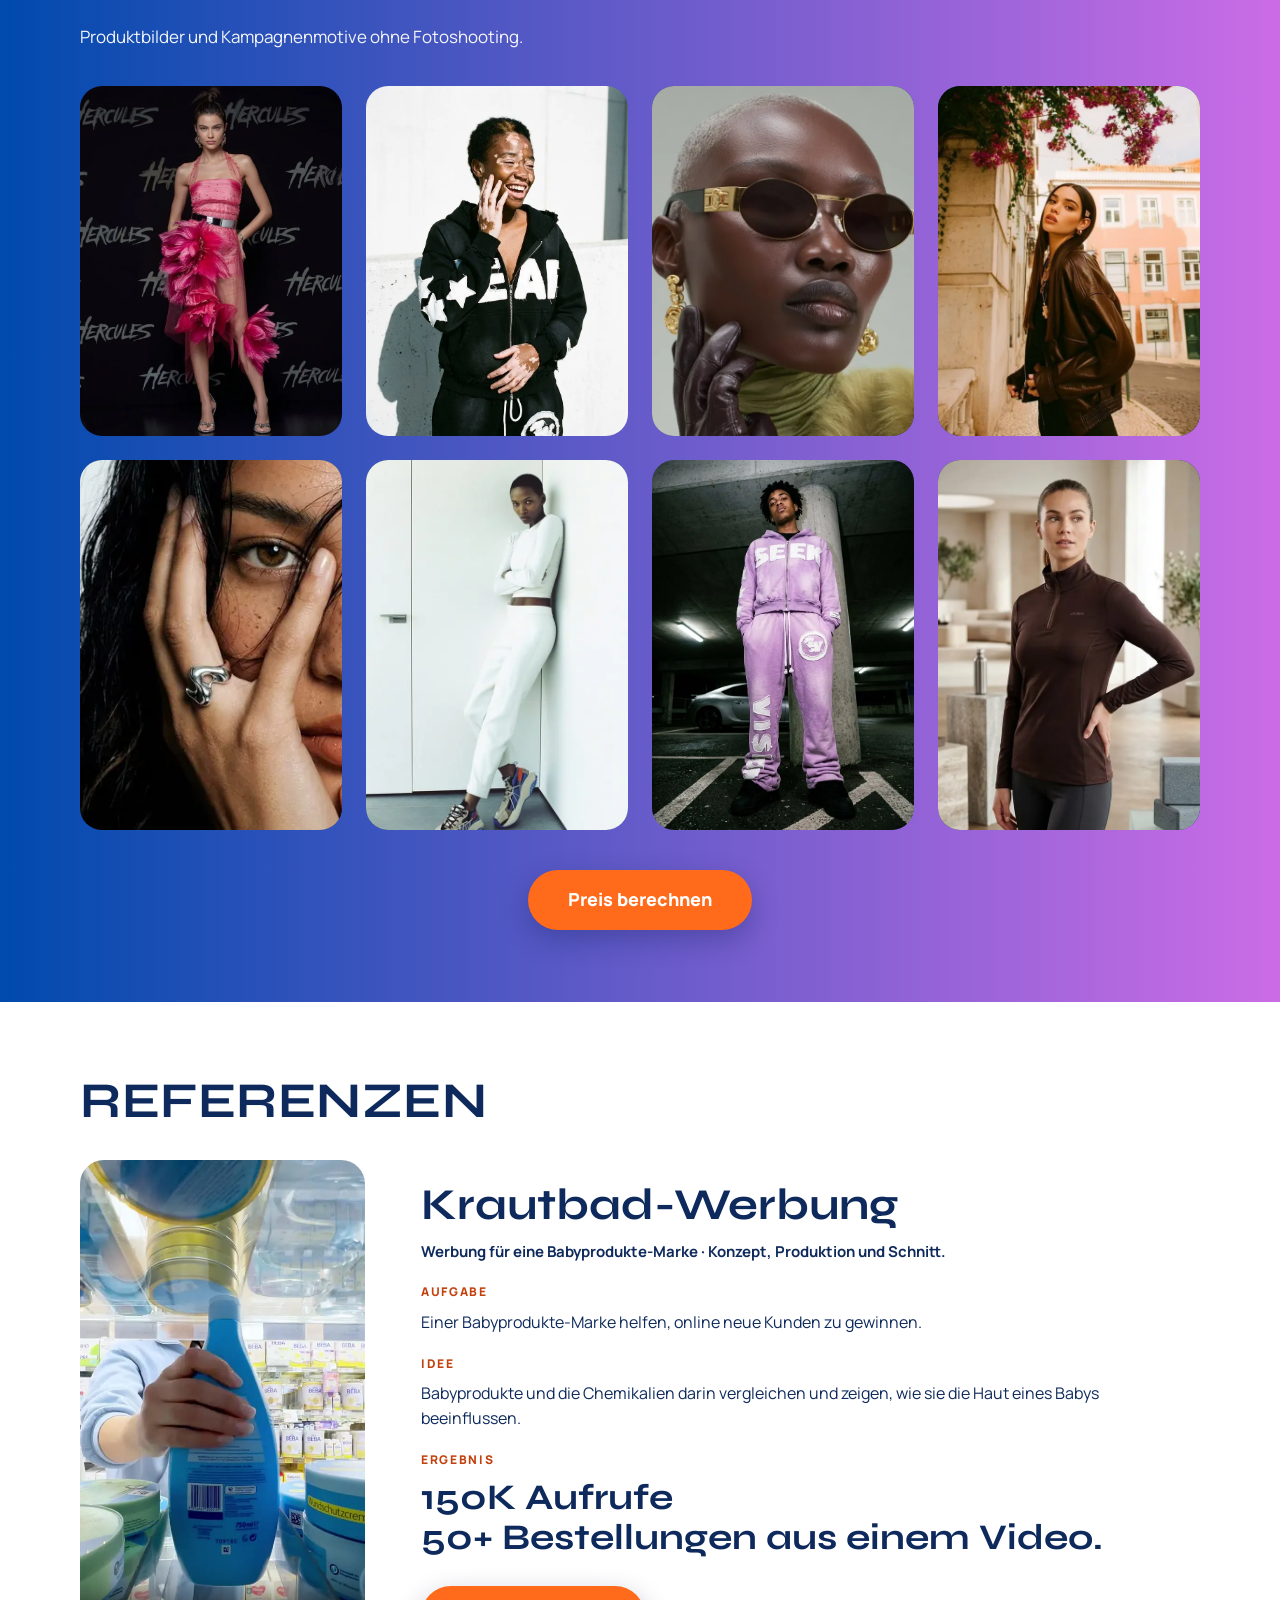
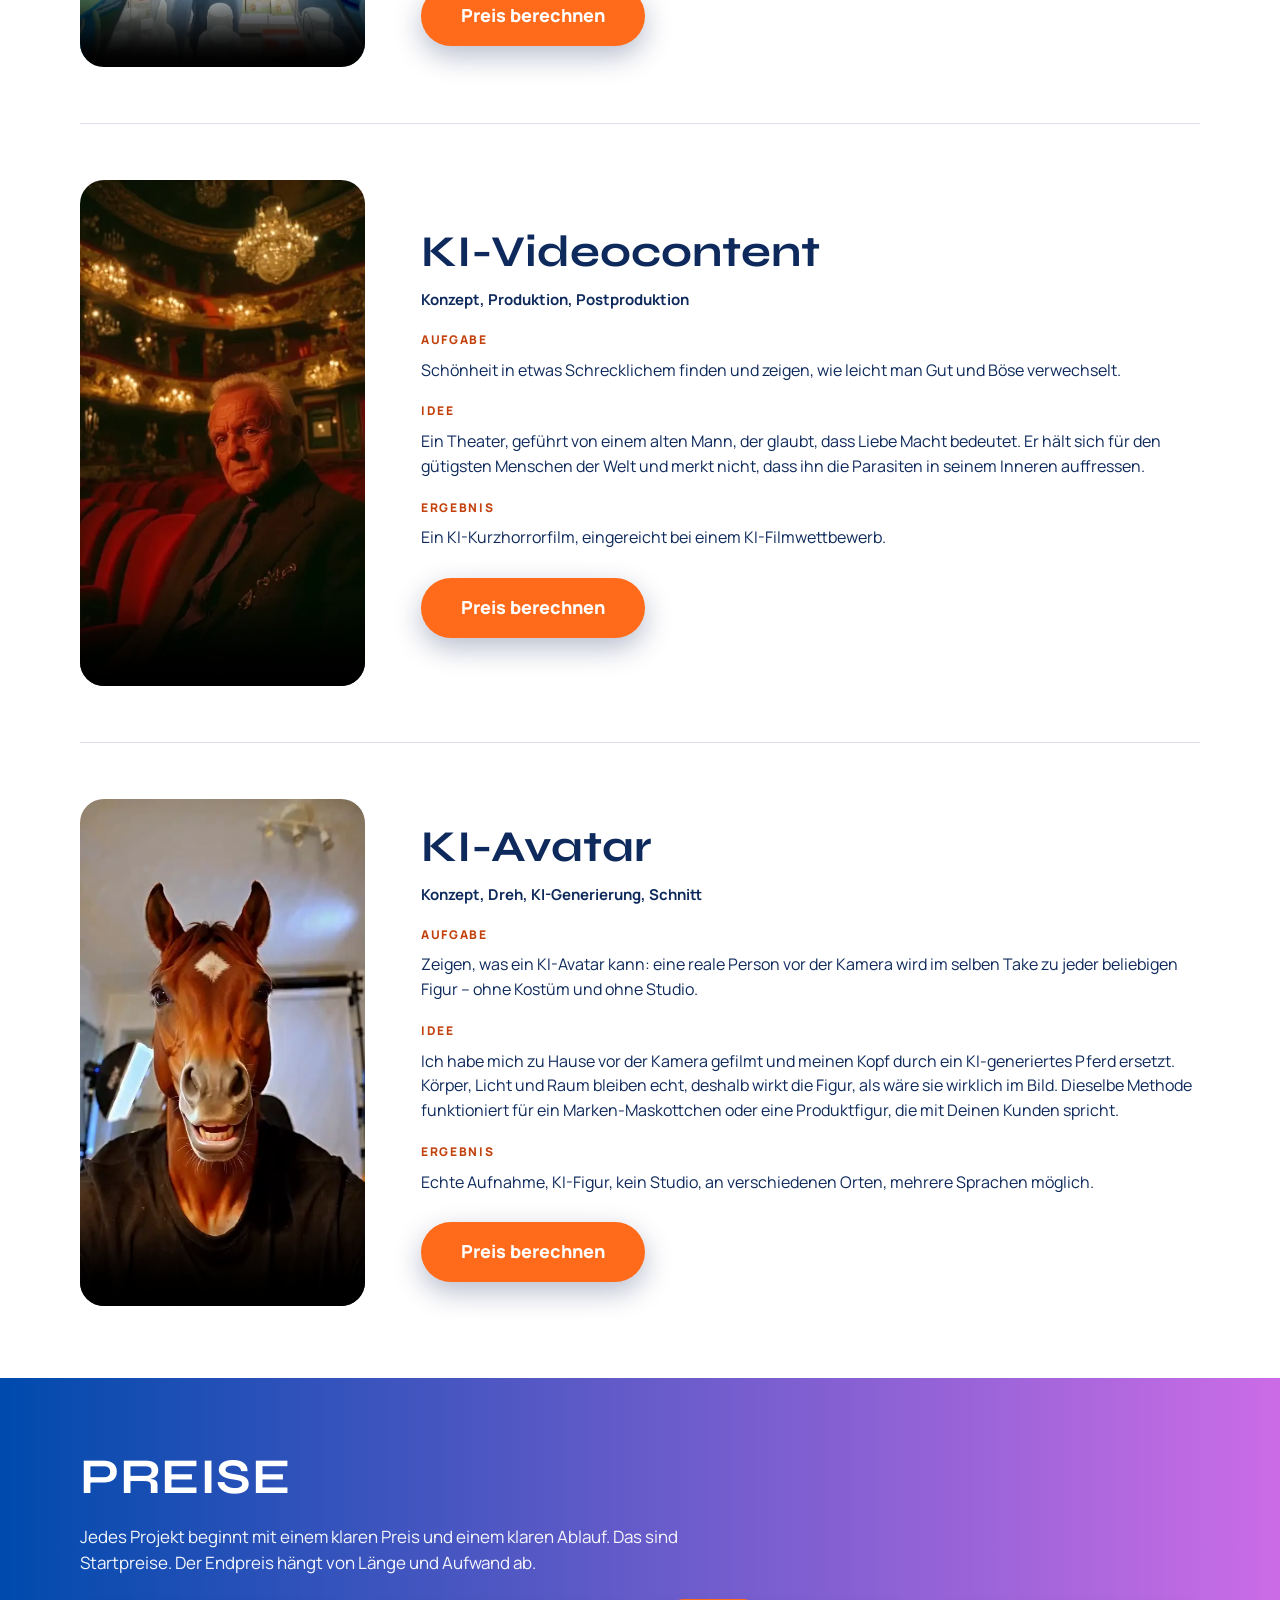
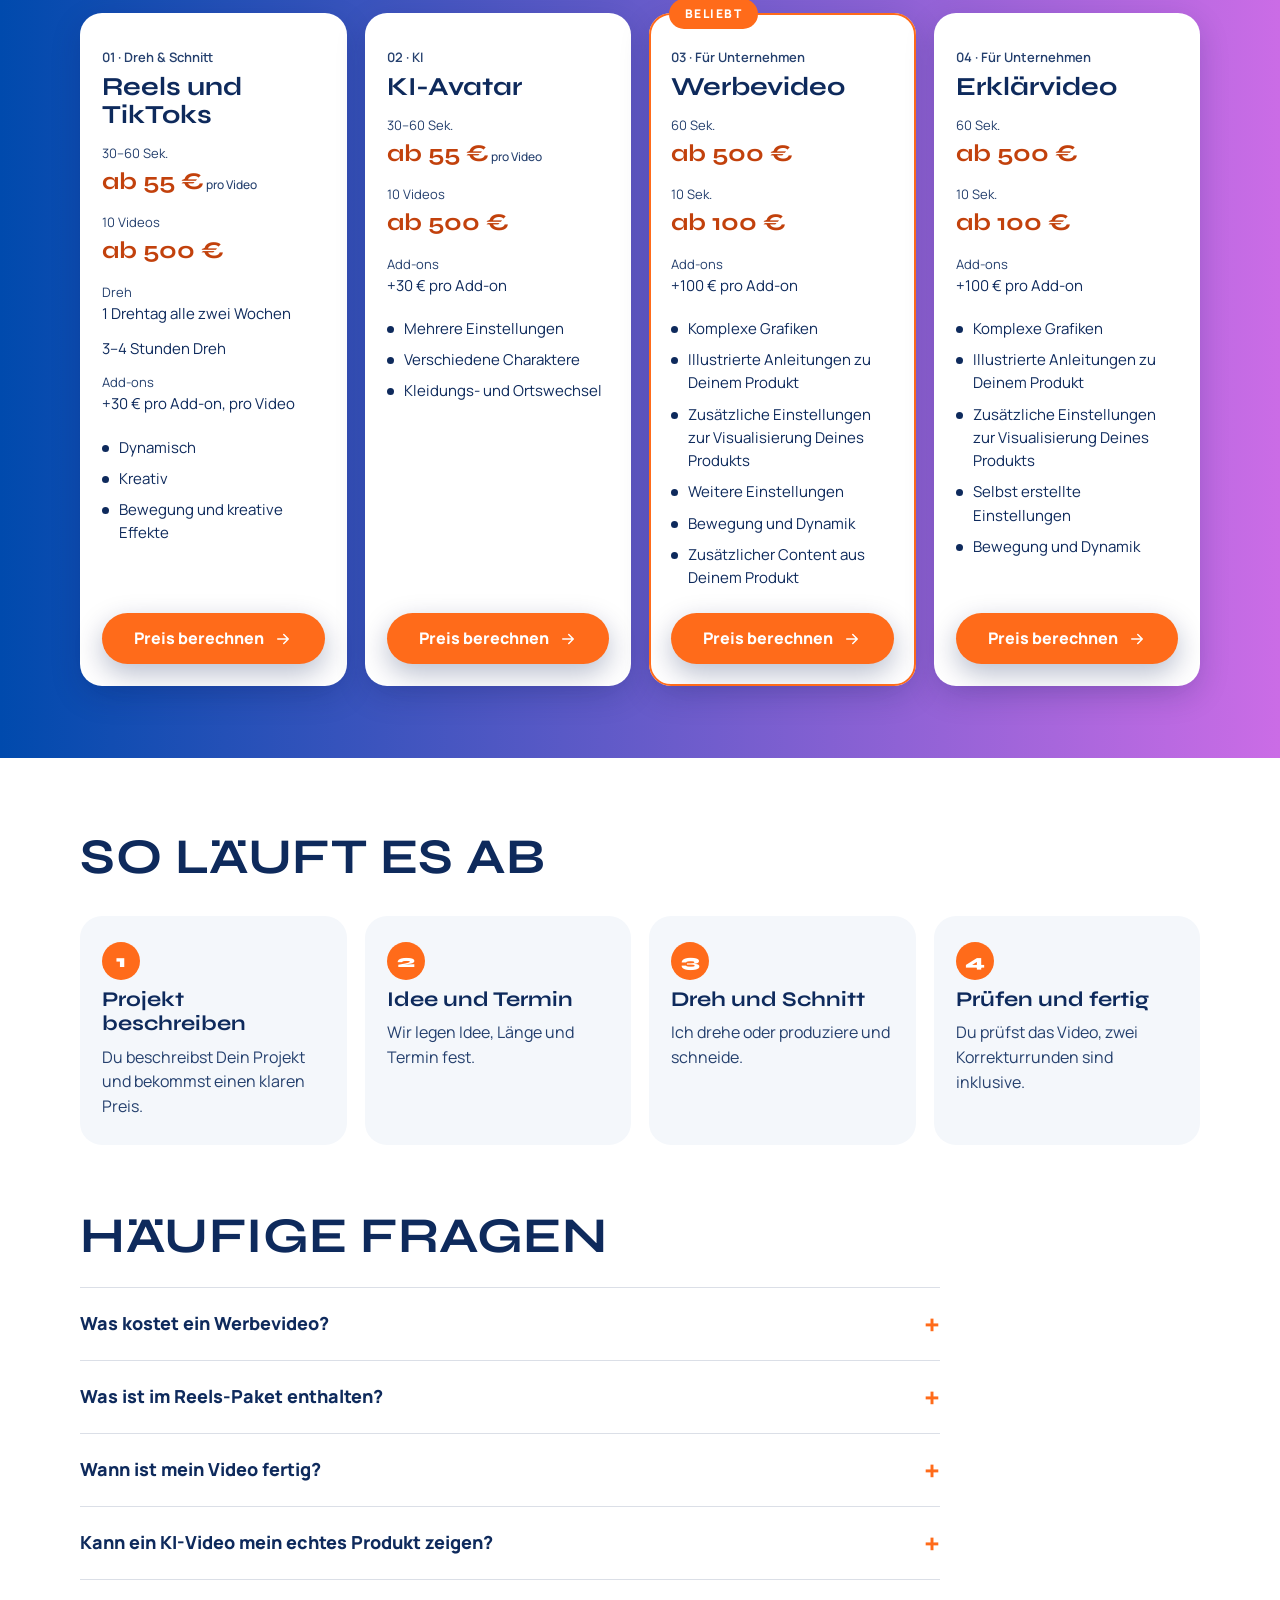
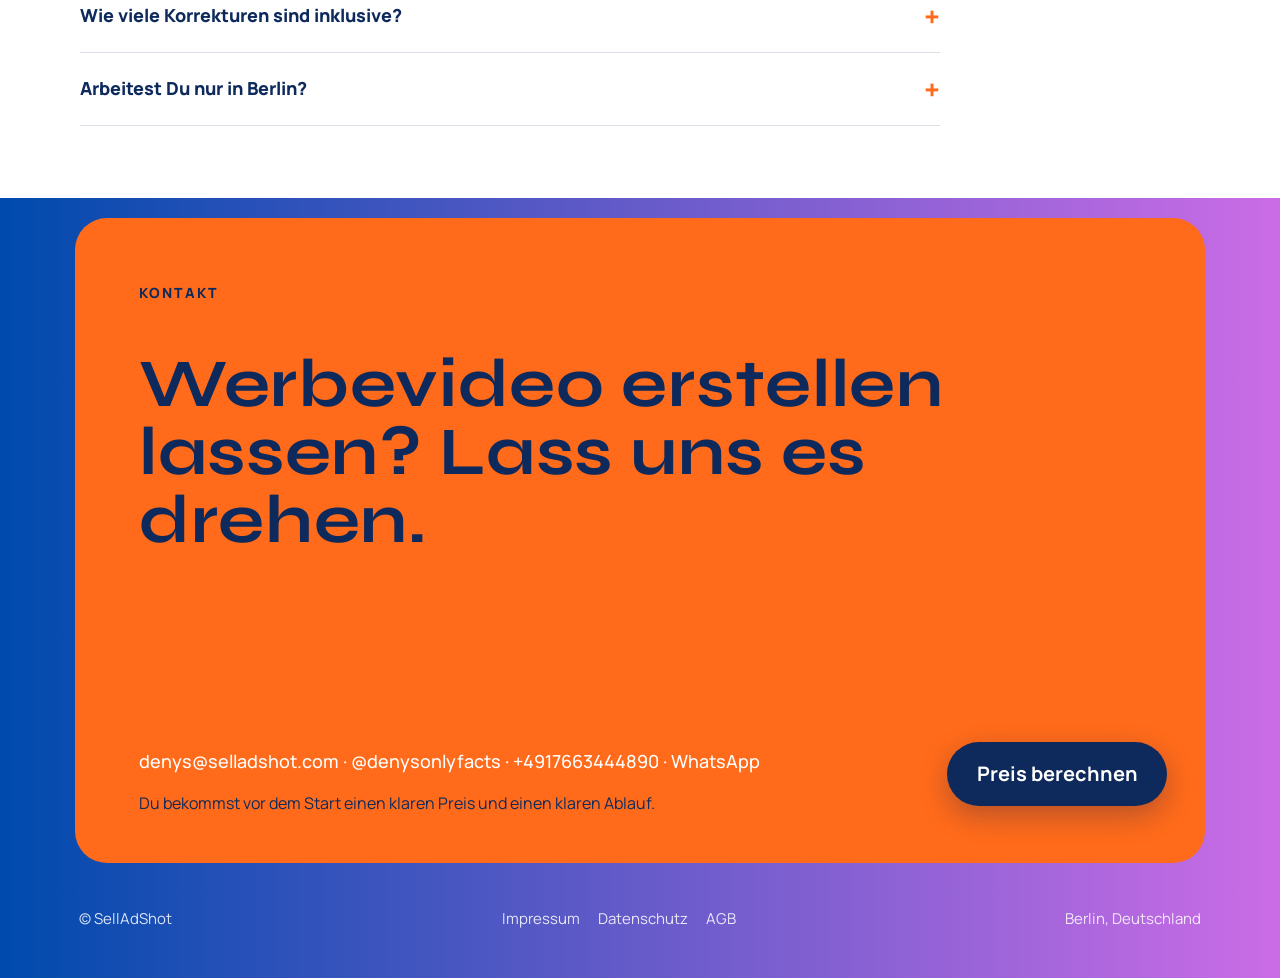
<file: de/index.html>
<!doctype html>
<html lang="de">
<head>
<meta charset="utf-8">
<meta name="viewport" content="width=device-width,initial-scale=1,viewport-fit=cover">
<title>Werbevideo erstellen lassen ab 100 € | Videoproduktion Berlin</title>
<meta name="description" content="Werbevideo erstellen lassen in Berlin: Reels ab 55 €, Werbe- und Erklärvideos ab 100 €. Dreh, Schnitt und KI-Video aus einer Hand, klarer Preis vor dem Start.">
<link rel="canonical" href="https://selladshot.com/de/">
<link rel="alternate" hreflang="en" href="https://selladshot.com/">
<link rel="alternate" hreflang="de" href="https://selladshot.com/de/">
<link rel="alternate" hreflang="x-default" href="https://selladshot.com/">
<meta property="og:type" content="website">
<meta property="og:title" content="Werbevideo erstellen lassen | SellAdShot">
<meta property="og:description" content="Einfache Videos, die verkaufen. Erklärvideos, Werbung, Reels und TikToks, KI-Video und KI-Foto.">
<meta property="og:site_name" content="SellAdShot">
<meta property="og:locale" content="de_DE">
<meta property="og:locale:alternate" content="en_US">
<meta property="og:image" content="https://selladshot.com/og-de.jpg">
<meta property="og:image:width" content="1200">
<meta property="og:image:height" content="630">
<meta name="twitter:card" content="summary_large_image">
<meta name="twitter:title" content="Werbevideo erstellen lassen | SellAdShot">
<meta name="twitter:description" content="Einfache Videos, die verkaufen. Erklärvideos, Werbevideos, Reels und TikToks, KI-Video und KI-Foto.">
<meta name="twitter:image" content="https://selladshot.com/og-de.jpg">
<meta property="og:url" content="https://selladshot.com/de/">
<meta name="theme-color" content="#004aad">
<link rel="preload" href="../syne-latin-800-normal.woff2" as="font" type="font/woff2" crossorigin>
<link rel="preload" href="../manrope-latin-500-normal.woff2" as="font" type="font/woff2" crossorigin>
<script type="application/ld+json">{"@context":"https://schema.org","@graph":[{"@type":"ProfessionalService","@id":"https://selladshot.com/#business","name":"SellAdShot","url":"https://selladshot.com/de/","image":"https://selladshot.com/og-de.jpg","description":"Erklärvideos, Werbevideos, Reels und TikToks sowie KI-Video und KI-Foto aus Berlin.","email":"denys@selladshot.com","telephone":"+4917663444890","address":{"@type":"PostalAddress","addressLocality":"Berlin","addressCountry":"DE"},"serviceType":["Werbevideo","Erklärvideo","Reels und TikToks","KI-Video","KI-Foto"],"areaServed":["Berlin","Deutschland"],"inLanguage":"de","founder":{"@type":"Person","name":"Denys Myroniuk"},"sameAs":["https://instagram.com/denysonlyfacts"]},{"@type":"FAQPage","mainEntity":[{"@type":"Question","name":"Was kostet ein Werbevideo?","acceptedAnswer":{"@type":"Answer","text":"Ein 60-Sekunden-Werbevideo startet bei 500 €, ein 10-Sekunden-Clip bei 100 €. Reels und TikToks (30–60 Sek.) gibt es ab 55 € pro Video. Den Endpreis nenne ich Dir vor dem Start."}},{"@type":"Question","name":"Was ist im Reels-Paket enthalten?","acceptedAnswer":{"@type":"Answer","text":"Ein Drehtag alle zwei Wochen mit 3–4 Stunden Dreh, dazu Schnitt und Effekte. 10 Videos starten bei 500 €, Add-ons kosten +30 € pro Video."}},{"@type":"Question","name":"Wann ist mein Video fertig?","acceptedAnswer":{"@type":"Answer","text":"Das hängt von Länge und Aufwand ab. Du bekommst vor dem Start einen festen Termin."}},{"@type":"Question","name":"Kann ein KI-Video mein echtes Produkt zeigen?","acceptedAnswer":{"@type":"Answer","text":"Ja. Logos, Verpackungen und Produkte füge ich aus Deinen Originalfotos ein, damit sie exakt stimmen."}},{"@type":"Question","name":"Wie viele Korrekturen sind inklusive?","acceptedAnswer":{"@type":"Answer","text":"Zwei Korrekturrunden."}},{"@type":"Question","name":"Arbeitest Du nur in Berlin?","acceptedAnswer":{"@type":"Answer","text":"Gedreht wird in Berlin und Umgebung. KI-Video, Schnitt und Beratung gehen für ganz Deutschland."}}]},{"@type":"VideoObject","name":"Krautbad-Werbung","description":"Werbung für eine Babyprodukte-Marke: Konzept, Produktion und Schnitt.","thumbnailUrl":"https://selladshot.com/b.jpg","contentUrl":"https://selladshot.com/b.mp4","uploadDate":"2026-11-15T12:00:00+01:00","duration":"PT52S","publisher":{"@id":"https://selladshot.com/#business"}},{"@type":"VideoObject","name":"KI-Videocontent","description":"KI-Kurzhorrorfilm, eingereicht bei einem KI-Filmwettbewerb.","thumbnailUrl":"https://selladshot.com/h.jpg","contentUrl":"https://selladshot.com/h.mp4","uploadDate":"2026-11-15T12:00:00+01:00","duration":"PT47S","publisher":{"@id":"https://selladshot.com/#business"}},{"@type":"VideoObject","name":"KI-Avatar","description":"Eine reale Person vor der Kamera wird im selben Take zu jeder Figur: KI-Avatar-Demo.","thumbnailUrl":"https://selladshot.com/c1.jpg","contentUrl":"https://selladshot.com/c1.mp4","uploadDate":"2026-11-15T12:00:00+01:00","duration":"PT7S","publisher":{"@id":"https://selladshot.com/#business"}}]}</script>
<link rel="stylesheet" href="../style.css?v=52">
<link rel="stylesheet" href="/chat.css?v=9">
<link rel="stylesheet" href="/popup.css?v=6">
<link rel="icon" href="/favicon.ico" sizes="any">
<link rel="icon" type="image/png" sizes="48x48" href="/favicon-48.png">
<link rel="icon" type="image/png" sizes="192x192" href="/favicon-192.png">
<link rel="apple-touch-icon" href="/apple-touch-icon.png">
</head>
<body>
<div class="topbar" id="topbar"><div class="wrap">
    <nav class="nav">
      <a class="brand" href="#top">SellAdShot</a>
      <div class="links"><a href="#content">Produktion</a><a href="#ai-video">KI-Video</a><a href="#ai-photo">KI-Foto</a><a href="#case-studies">Referenzen</a><a href="#contact">Kontakt</a></div>
      <div class="lang"><a href="../" hreflang="en">EN</a><a class="on" href="./" hreflang="de" aria-current="true">DE</a></div>
      <a class="btn navcta" href="#contact">Preis berechnen</a>
      <button class="burger" type="button" aria-label="Menü" aria-expanded="false" aria-controls="mmenu"><svg class="bi bi-open" viewBox="0 0 24 24" width="28" height="28" aria-hidden="true"><path d="M3 6h18M3 12h18M3 18h18" fill="none" stroke="#fff" stroke-width="2.4" stroke-linecap="round"/></svg><svg class="bi bi-close" viewBox="0 0 24 24" width="28" height="28" aria-hidden="true"><path d="M5 5l14 14M19 5L5 19" fill="none" stroke="#fff" stroke-width="2.4" stroke-linecap="round"/></svg></button>
    </nav>
<div class="mmenu" id="mmenu"><a href="#content">Produktion</a><a href="#ai-video">KI-Video</a><a href="#ai-photo">KI-Foto</a><a href="#case-studies">Referenzen</a><a href="#contact">Kontakt</a></div>
</div></div>
<header class="hero" id="top">
  <div class="wrap">
    <div class="hrow">
      <div class="htext">
        <h1>Umsatz<br>durch Videos<br>generieren.</h1>
        <p class="sub">150.000 Aufrufe und über 50 Bestellungen aus einem einzigen Video. Du bekommst vor dem Start einen klaren Preis und einen klaren Ablauf.</p>
        <div class="chips"><span>Erklärvideos</span><span>Werbevideos</span><span>Reels und TikToks</span><span>KI-Video</span><span>KI-Foto</span></div>
        <a class="btn" href="#contact">Preis berechnen</a>
      </div>
      <div class="hvids">
        <div class="hv hv1"><video class="hvid" muted loop playsinline preload="none" poster="../w.webp" data-src="../wh.mp4" aria-label="Krautbad-Werbung"></video></div>
        <div class="hv hv2"><video class="hvid" muted loop playsinline preload="none" poster="../n.webp" data-src="../nh.mp4" aria-label="Interview im Innenhof"></video></div>
        <div class="hv hv3"><video class="hvid" muted loop playsinline preload="none" poster="../a2.webp" data-src="../a2h.mp4" aria-label="KI-Pinguin"></video></div>
        <div class="badge"><b>150K</b><span>Aufrufe, eine Anzeige</span></div>
      </div>
    </div>
  </div>
</header>

<main>
<section class="about white">
  <div class="wrap arow">
    <img class="face" src="../about.webp" alt="Denys Myroniuk, Videograf und Videoeditor in Berlin" loading="lazy">
    <div class="atext">
      <h2 class="dark">Über mich</h2>
      <p>Ich bin Denys, ausgebildeter Medieninformatiker und Videograf in Berlin. Ich produziere aus komplexen Produkten klare, spannungsvolle Videos, die Menschen begeistern oder dabei helfen, das Produkt besser zu verstehen.</p>
      <p>So erstelle ich eindrucksvolle Erklärvideos und Werbevideos, die genau zeigen, wie ein Produkt funktioniert, deutlich schneller und günstiger, als das bei einem 3D-Grafiker rauskommt. Ich nutze KI-Technologien mit digitaler Videobearbeitung, um effizient und mit hoher Qualität das Ergebnis rauszukriegen.</p>
      <p>Ich arbeite vor allem mit Eigenmarken, Herstellern und Handwerksbetrieben und biete Videoproduktion in Berlin an: Werbevideos, Erklärvideos, Reels und TikToks im Kurzformat sowie KI-Video und KI-Fotografie – stets DSGVO-konform und mit sorgfältigem Umgang mit personenbezogenen Daten. Jedes Projekt beginnt mit einem klaren Preis und einem klaren Ablauf.</p>
      <a class="btn" href="#contact">Preis berechnen</a>
    </div>
  </div>
</section>

<section class="grad" id="content">
  <div class="wrap">
    <h2>Videoproduktion in Berlin</h2>
    <p class="intro">Kurze Videos, die Deine Kunden wirklich anschauen, bei Dir vor Ort gedreht und fertig geschnitten.</p>
    <div class="grid g5"><video class="tile v916" controls playsinline preload="none" poster="../b.webp" src="../b.mp4" aria-label="Video Content-Produktion"></video><video class="tile v916 phoneonly" controls playsinline preload="none" poster="../m.webp" src="../m.mp4" aria-label="Video Content-Produktion"></video><video class="tile v916" controls playsinline preload="none" poster="../n.webp" src="../n.mp4" aria-label="Video Content-Produktion"></video><video class="tile v916" controls playsinline preload="none" poster="../w.webp" src="../w.mp4" aria-label="Video Content-Produktion"></video><video class="tile v916" controls playsinline preload="none" poster="../p.webp" src="../p.mp4" aria-label="Video Content-Produktion"></video><video class="tile v916" controls playsinline preload="none" poster="../c3.webp" src="../c3.mp4" aria-label="Video Content-Produktion"></video></div>
    <div class="cta"><a class="btn" href="#contact">Preis berechnen</a></div>
  </div>
</section>

<section class="white" id="ai-video">
  <div class="wrap">
    <h2 class="dark">KI-Video erstellen lassen</h2>
    <p class="intro">Dein Produkt in 60 Sekunden verständlich gemacht. Wenn ein Dreh zu teuer oder unmöglich ist, zeige ich es als KI-Video.</p>
    <div class="grid g3"><video class="tile v169" controls playsinline preload="none" poster="../a2.webp" src="../a2.mp4" aria-label="Video KI-Produktion"></video><video class="tile v169" controls playsinline preload="none" poster="../h.webp" src="../h.mp4" aria-label="Video KI-Produktion"></video><video class="tile v169" controls playsinline preload="none" poster="../ex.webp" src="../ex.mp4" aria-label="Video KI-Produktion"></video><video class="tile v169" controls playsinline preload="none" poster="../wf.webp" src="../wf.mp4" aria-label="Video KI-Produktion"></video><video class="tile v169" controls playsinline preload="none" poster="../a1.webp" src="../a1.mp4" aria-label="Video KI-Produktion"></video><video class="tile v169" controls playsinline preload="none" poster="../c2.webp" src="../c2.mp4" aria-label="Video KI-Produktion"></video></div>
    <div class="cta"><a class="btn" href="#contact">Preis berechnen</a></div>
  </div>
</section>

<section class="grad" id="ai-photo">
  <div class="wrap">
    <h2>KI-Bilder erstellen lassen</h2>
    <p class="intro">Produktbilder und Kampagnenmotive ohne Fotoshooting.</p>
    <div class="grid g4 photos"><div class="ph"><img src="../ai1.webp" alt="KI-generiertes Modefoto: Model in einem pinken Federkleid vor einer Premierenwand" style="object-position:50% 50%" loading="lazy" data-rm></div><div class="ph"><img src="../ai2.webp" alt="KI-generiertes Modefoto: lachendes Model in schwarzem Hoodie und Jogginghose" style="object-position:50% 50%" loading="lazy" data-rm></div><div class="ph"><img src="../ai3.webp" alt="KI-generiertes Beautyfoto: Nahaufnahme mit goldener Sonnenbrille, Lederhandschuh und Pelzkragen" style="object-position:0% 0%" loading="lazy" data-rm></div><div class="ph"><img src="../ai4.webp" alt="KI-generiertes Lifestylefoto: Frau in brauner Lederjacke vor blühender Bougainvillea" style="object-position:50% 100%" loading="lazy" data-rm></div><div class="ph tall"><img src="../ai5.webp" alt="KI-generiertes Beauty-Porträt: Gesicht mit Hand und Ringen, Nahaufnahme" style="object-position:27.1% 44.8%" loading="lazy" data-rm></div><div class="ph tall"><img src="../ai6.webp" alt="KI-generiertes Modefoto: Model in weißer Loungewear und bunten Sneakern" style="object-position:50% 58%" loading="lazy" data-rm></div><div class="ph tall"><img src="../ai7.webp" alt="KI-generiertes Streetwear-Foto: Model im lilafarbenen Hoodie-Set in einem Parkhaus" style="object-position:50% 50%" loading="lazy" data-rm></div><div class="ph tall"><img src="../ai8.webp" alt="KI-generiertes Sportswear-Foto: Frau im braunen Half-Zip-Shirt in einem hellen Raum" style="object-position:50% 18%" loading="lazy" data-rm></div></div>
    <div class="cta"><a class="btn" href="#contact">Preis berechnen</a></div>
  </div>
</section>

<section class="white" id="case-studies">
  <div class="wrap">
    <h2 class="dark">Referenzen</h2>
    <div class="case"><div class="cvid"><video class="cv" controls playsinline preload="none" poster="../b.webp" src="../b.mp4" aria-label="Krautbad-Werbung"></video></div><div class="ctext"><h3>Krautbad-Werbung</h3><p class="meta">Werbung für eine Babyprodukte-Marke · Konzept, Produktion und Schnitt.</p><p class="lbl">Aufgabe</p><p>Einer Babyprodukte-Marke helfen, online neue Kunden zu gewinnen.</p><p class="lbl">Idee</p><p>Babyprodukte und die Chemikalien darin vergleichen und zeigen, wie sie die Haut eines Babys beeinflussen.</p><p class="lbl">Ergebnis</p><p class="res">150K Aufrufe<br>50+ Bestellungen aus einem Video.</p><a class="btn" href="#contact">Preis berechnen</a></div></div>
    <hr>
    <div class="case"><div class="cvid"><video class="cv" controls playsinline preload="none" poster="../h.webp" src="../h.mp4" aria-label="KI-Videocontent"></video></div><div class="ctext"><h3>KI-Videocontent</h3><p class="meta">Konzept, Produktion, Postproduktion</p><p class="lbl">Aufgabe</p><p>Schönheit in etwas Schrecklichem finden und zeigen, wie leicht man Gut und Böse verwechselt.</p><p class="lbl">Idee</p><p>Ein Theater, geführt von einem alten Mann, der glaubt, dass Liebe Macht bedeutet. Er hält sich für den gütigsten Menschen der Welt und merkt nicht, dass ihn die Parasiten in seinem Inneren auffressen.</p><p class="lbl">Ergebnis</p><p class="resp">Ein KI-Kurzhorrorfilm, eingereicht bei einem KI-Filmwettbewerb.</p><a class="btn" href="#contact">Preis berechnen</a></div></div>
    <hr>
    <div class="case"><div class="cvid"><video class="cv" controls playsinline preload="none" poster="../c1.webp" src="../c1.mp4" aria-label="KI-Avatar"></video></div><div class="ctext"><h3>KI-Avatar</h3><p class="meta">Konzept, Dreh, KI-Generierung, Schnitt</p><p class="lbl">Aufgabe</p><p>Zeigen, was ein KI-Avatar kann: eine reale Person vor der Kamera wird im selben Take zu jeder beliebigen Figur – ohne Kostüm und ohne Studio.</p><p class="lbl">Idee</p><p>Ich habe mich zu Hause vor der Kamera gefilmt und meinen Kopf durch ein KI-generiertes Pferd ersetzt. Körper, Licht und Raum bleiben echt, deshalb wirkt die Figur, als wäre sie wirklich im Bild. Dieselbe Methode funktioniert für ein Marken-Maskottchen oder eine Produktfigur, die mit Deinen Kunden spricht.</p><p class="lbl">Ergebnis</p><p class="resp">Echte Aufnahme, KI-Figur, kein Studio, an verschiedenen Orten, mehrere Sprachen möglich.</p><a class="btn" href="#contact">Preis berechnen</a></div></div>
  </div>
</section>

<section class="grad" id="prices">
  <div class="wrap">
    <h2>Preise</h2>
    <p class="intro">Jedes Projekt beginnt mit einem klaren Preis und einem klaren Ablauf. Das sind Startpreise. Der Endpreis hängt von Länge und Aufwand ab.</p>
    <div class="cards"><article class="card"><p class="kind">01 · Dreh &amp; Schnitt</p><h3>Reels und TikToks</h3><div class="row"><span class="k">30–60 Sek.</span><span class="price">ab 55 €<small> pro Video</small></span></div><div class="row"><span class="k">10 Videos</span><span class="price">ab 500 €<small> </small></span></div><div class="row"><span class="k">Dreh</span><span class="v">1 Drehtag alle zwei Wochen</span></div><div class="row"><span class="k"></span><span class="v">3–4 Stunden Dreh</span></div><div class="row"><span class="k">Add-ons</span><span class="v">+30 € pro Add-on, pro Video</span></div><ul><li>Dynamisch</li><li>Kreativ</li><li>Bewegung und kreative Effekte</li></ul><a class="btn small" href="#contact">Preis berechnen<svg viewBox="0 0 24 24" aria-hidden="true"><path d="M5 12h13M13 6l6 6-6 6" fill="none" stroke="currentColor" stroke-width="2" stroke-linecap="round" stroke-linejoin="round"/></svg></a></article><article class="card"><p class="kind">02 · KI</p><h3>KI-Avatar</h3><div class="row"><span class="k">30–60 Sek.</span><span class="price">ab 55 €<small> pro Video</small></span></div><div class="row"><span class="k">10 Videos</span><span class="price">ab 500 €<small> </small></span></div><div class="row"><span class="k">Add-ons</span><span class="v">+30 € pro Add-on</span></div><ul><li>Mehrere Einstellungen</li><li>Verschiedene Charaktere</li><li>Kleidungs- und Ortswechsel</li></ul><a class="btn small" href="#contact">Preis berechnen<svg viewBox="0 0 24 24" aria-hidden="true"><path d="M5 12h13M13 6l6 6-6 6" fill="none" stroke="currentColor" stroke-width="2" stroke-linecap="round" stroke-linejoin="round"/></svg></a></article><article class="card popc"><span class="pop">Beliebt</span><p class="kind">03 · Für Unternehmen</p><h3>Werbevideo</h3><div class="row"><span class="k">60 Sek.</span><span class="price">ab 500 €<small> </small></span></div><div class="row"><span class="k">10 Sek.</span><span class="price">ab 100 €<small> </small></span></div><div class="row"><span class="k">Add-ons</span><span class="v">+100 € pro Add-on</span></div><ul><li>Komplexe Grafiken</li><li>Illustrierte Anleitungen zu Deinem Produkt</li><li>Zusätzliche Einstellungen zur Visualisierung Deines Produkts</li><li>Weitere Einstellungen</li><li>Bewegung und Dynamik</li><li>Zusätzlicher Content aus Deinem Produkt</li></ul><a class="btn small" href="#contact">Preis berechnen<svg viewBox="0 0 24 24" aria-hidden="true"><path d="M5 12h13M13 6l6 6-6 6" fill="none" stroke="currentColor" stroke-width="2" stroke-linecap="round" stroke-linejoin="round"/></svg></a></article><article class="card"><p class="kind">04 · Für Unternehmen</p><h3>Erklärvideo</h3><div class="row"><span class="k">60 Sek.</span><span class="price">ab 500 €<small> </small></span></div><div class="row"><span class="k">10 Sek.</span><span class="price">ab 100 €<small> </small></span></div><div class="row"><span class="k">Add-ons</span><span class="v">+100 € pro Add-on</span></div><ul><li>Komplexe Grafiken</li><li>Illustrierte Anleitungen zu Deinem Produkt</li><li>Zusätzliche Einstellungen zur Visualisierung Deines Produkts</li><li>Selbst erstellte Einstellungen</li><li>Bewegung und Dynamik</li></ul><a class="btn small" href="#contact">Preis berechnen<svg viewBox="0 0 24 24" aria-hidden="true"><path d="M5 12h13M13 6l6 6-6 6" fill="none" stroke="currentColor" stroke-width="2" stroke-linecap="round" stroke-linejoin="round"/></svg></a></article></div>
  </div>
</section>

<section class="white" id="ablauf">
  <div class="wrap">
    <h2 class="dark">So läuft es ab</h2>
    <ol class="steps"><li><b>Projekt beschreiben</b><span>Du beschreibst Dein Projekt und bekommst einen klaren Preis.</span></li><li><b>Idee und Termin</b><span>Wir legen Idee, Länge und Termin fest.</span></li><li><b>Dreh und Schnitt</b><span>Ich drehe oder produziere und schneide.</span></li><li><b>Prüfen und fertig</b><span>Du prüfst das Video, zwei Korrekturrunden sind inklusive.</span></li></ol>
    <h2 class="dark faqh" id="faq">Häufige Fragen</h2>
    <div class="faq"><details><summary>Was kostet ein Werbevideo?</summary><p>Ein 60-Sekunden-Werbevideo startet bei 500 €, ein 10-Sekunden-Clip bei 100 €. Reels und TikToks (30–60 Sek.) gibt es ab 55 € pro Video. Den Endpreis nenne ich Dir vor dem Start.</p></details><details><summary>Was ist im Reels-Paket enthalten?</summary><p>Ein Drehtag alle zwei Wochen mit 3–4 Stunden Dreh, dazu Schnitt und Effekte. 10 Videos starten bei 500 €, Add-ons kosten +30 € pro Video.</p></details><details><summary>Wann ist mein Video fertig?</summary><p>Das hängt von Länge und Aufwand ab. Du bekommst vor dem Start einen festen Termin.</p></details><details><summary>Kann ein KI-Video mein echtes Produkt zeigen?</summary><p>Ja. Logos, Verpackungen und Produkte füge ich aus Deinen Originalfotos ein, damit sie exakt stimmen.</p></details><details><summary>Wie viele Korrekturen sind inklusive?</summary><p>Zwei Korrekturrunden.</p></details><details><summary>Arbeitest Du nur in Berlin?</summary><p>Gedreht wird in Berlin und Umgebung. KI-Video, Schnitt und Beratung gehen für ganz Deutschland.</p></details></div>
  </div>
</section>

<section class="grad last" id="contact">
  <div class="wrap">
    <div class="panel">
      <p class="clabel">Kontakt</p>
      <h2 class="chead">Werbevideo erstellen lassen? Lass uns es drehen.</h2>
      <p class="cline"><a href="mailto:denys@selladshot.com">denys@selladshot.com</a> · <a href="https://instagram.com/denysonlyfacts" target="_blank" rel="noopener">@denysonlyfacts</a> · <a href="tel:+4917663444890">+4917663444890</a> · <a href="https://wa.me/4917663444890" target="_blank" rel="noopener">WhatsApp</a></p>
      <p class="csub">Du bekommst vor dem Start einen klaren Preis und einen klaren Ablauf.</p>
      <a class="btn dark" href="https://wa.me/4917663444890" target="_blank" rel="noopener">Preis berechnen</a>
    </div>
    <footer><span>© SellAdShot</span><nav class="flinks"><a href="../impressum.html">Impressum</a><a href="../datenschutz.html">Datenschutz</a><a href="../agb.html">AGB</a></nav><span>Berlin, Deutschland</span></footer>
  </div>
</section>
</main>
<script src="../script.js?v=22" defer></script>
<script src="/chat.js?v=24" defer></script>
<script src="/popup.js?v=44" defer></script>
</body>
</html>
</file>
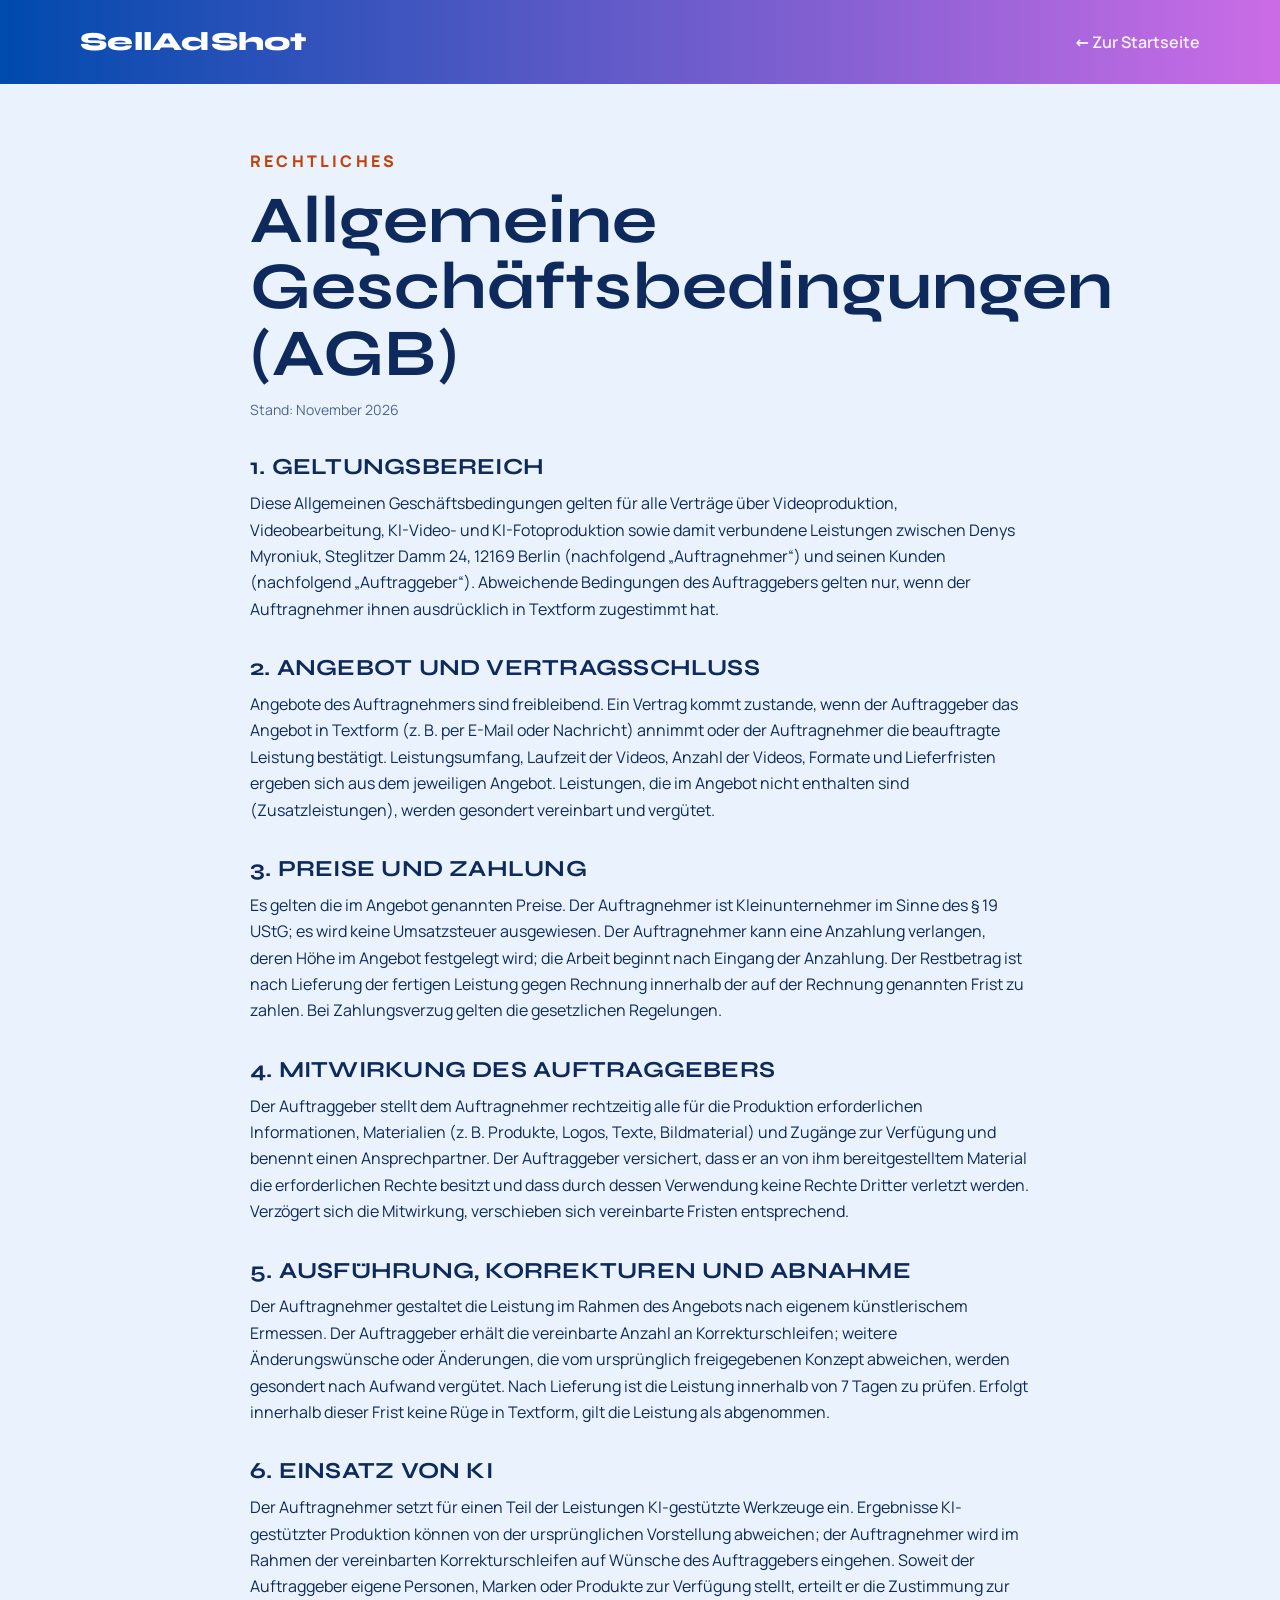
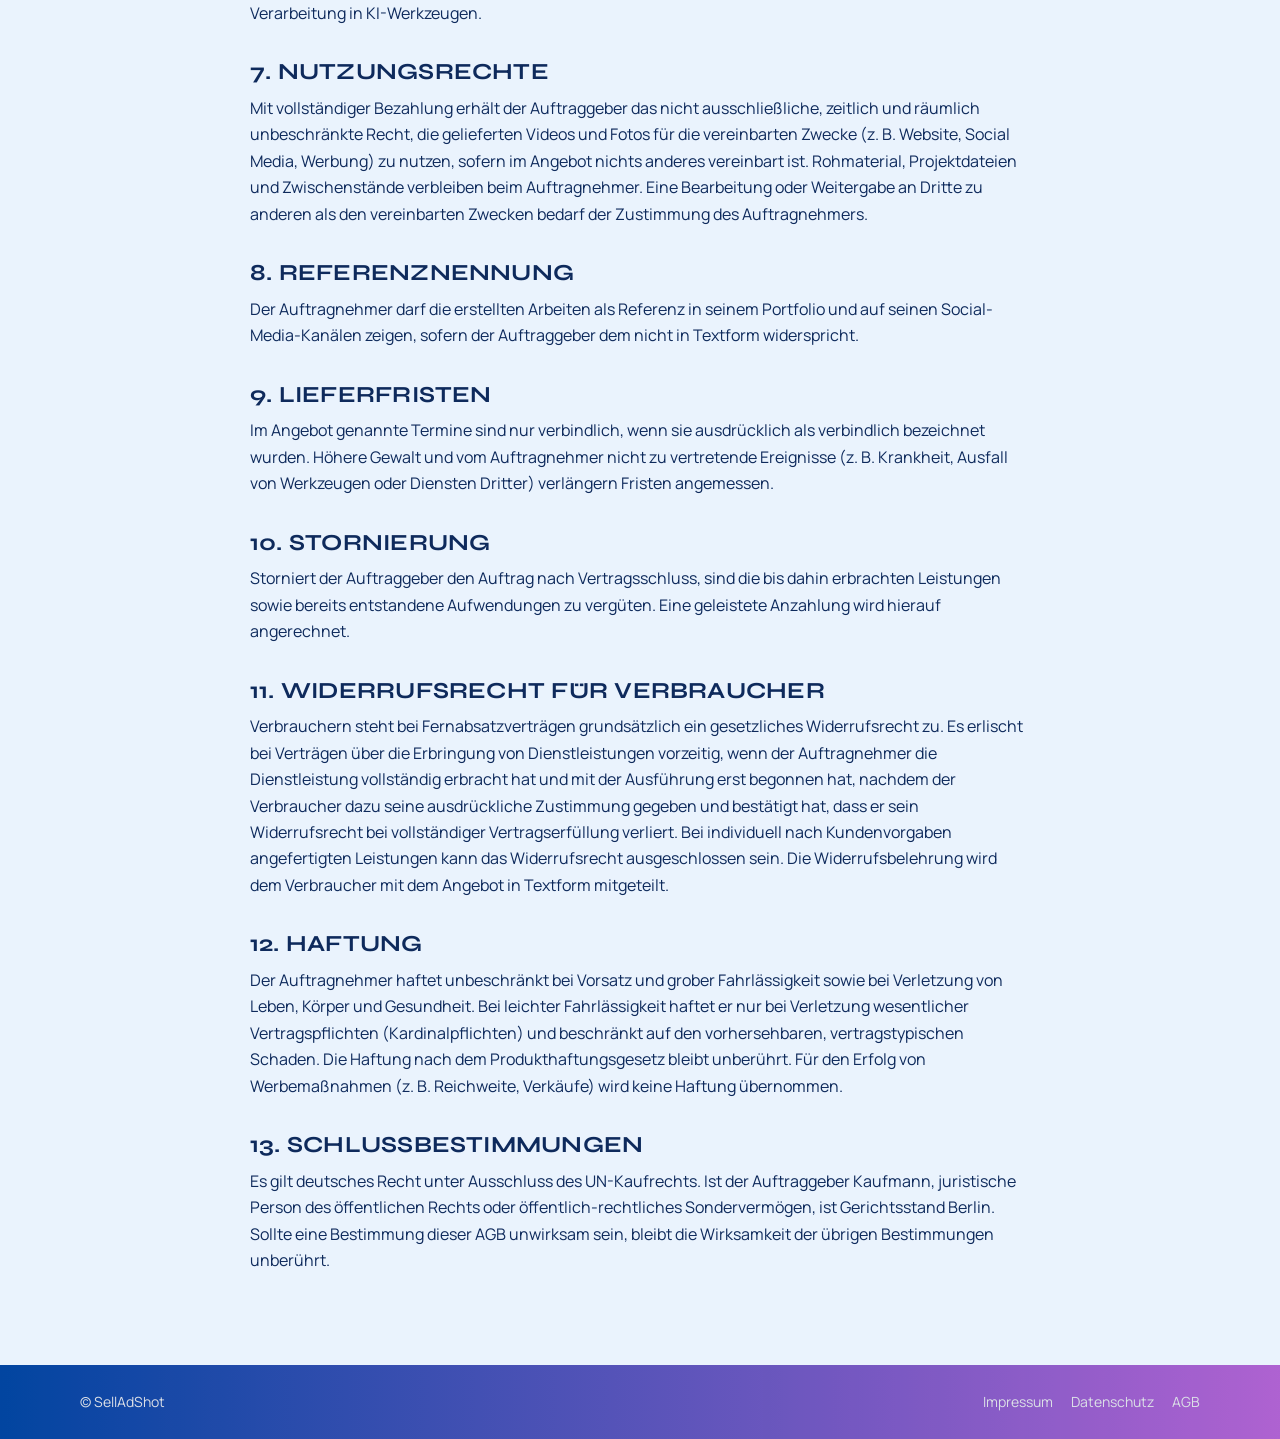
<file: agb.html>
<!doctype html>
<html lang="de">
<head>
<meta charset="utf-8">
<meta name="viewport" content="width=device-width,initial-scale=1,viewport-fit=cover">
<title>Allgemeine Geschäftsbedingungen (AGB) | SellAdShot</title>
<meta name="robots" content="noindex,follow">
<meta name="theme-color" content="#004aad">
<link rel="stylesheet" href="style.css?v=47">
<link rel="icon" href="/favicon.ico" sizes="any">
<link rel="icon" type="image/png" sizes="48x48" href="/favicon-48.png">
<link rel="icon" type="image/png" sizes="192x192" href="/favicon-192.png">
<link rel="apple-touch-icon" href="/apple-touch-icon.png">
</head>
<body>
<header class="lhead"><div class="wrap"><a class="brand" href="./">SellAdShot</a><a class="lback" href="./">← Zur Startseite</a></div></header>
<main class="legal"><div class="wrap">
<p class="lkicker">Rechtliches</p>
<h1>Allgemeine Geschäftsbedingungen (AGB)</h1>
<p class="stand">Stand: November 2026</p>
<h2>1. Geltungsbereich</h2>
<p>Diese Allgemeinen Geschäftsbedingungen gelten für alle Verträge über Videoproduktion, Videobearbeitung, KI-Video- und KI-Fotoproduktion sowie damit verbundene Leistungen zwischen Denys Myroniuk, Steglitzer Damm 24, 12169 Berlin (nachfolgend „Auftragnehmer“) und seinen Kunden (nachfolgend „Auftraggeber“). Abweichende Bedingungen des Auftraggebers gelten nur, wenn der Auftragnehmer ihnen ausdrücklich in Textform zugestimmt hat.</p>
<h2>2. Angebot und Vertragsschluss</h2>
<p>Angebote des Auftragnehmers sind freibleibend. Ein Vertrag kommt zustande, wenn der Auftraggeber das Angebot in Textform (z. B. per E-Mail oder Nachricht) annimmt oder der Auftragnehmer die beauftragte Leistung bestätigt. Leistungsumfang, Laufzeit der Videos, Anzahl der Videos, Formate und Lieferfristen ergeben sich aus dem jeweiligen Angebot. Leistungen, die im Angebot nicht enthalten sind (Zusatzleistungen), werden gesondert vereinbart und vergütet.</p>
<h2>3. Preise und Zahlung</h2>
<p>Es gelten die im Angebot genannten Preise. Der Auftragnehmer ist Kleinunternehmer im Sinne des § 19 UStG; es wird keine Umsatzsteuer ausgewiesen. Der Auftragnehmer kann eine Anzahlung verlangen, deren Höhe im Angebot festgelegt wird; die Arbeit beginnt nach Eingang der Anzahlung. Der Restbetrag ist nach Lieferung der fertigen Leistung gegen Rechnung innerhalb der auf der Rechnung genannten Frist zu zahlen. Bei Zahlungsverzug gelten die gesetzlichen Regelungen.</p>
<h2>4. Mitwirkung des Auftraggebers</h2>
<p>Der Auftraggeber stellt dem Auftragnehmer rechtzeitig alle für die Produktion erforderlichen Informationen, Materialien (z. B. Produkte, Logos, Texte, Bildmaterial) und Zugänge zur Verfügung und benennt einen Ansprechpartner. Der Auftraggeber versichert, dass er an von ihm bereitgestelltem Material die erforderlichen Rechte besitzt und dass durch dessen Verwendung keine Rechte Dritter verletzt werden. Verzögert sich die Mitwirkung, verschieben sich vereinbarte Fristen entsprechend.</p>
<h2>5. Ausführung, Korrekturen und Abnahme</h2>
<p>Der Auftragnehmer gestaltet die Leistung im Rahmen des Angebots nach eigenem künstlerischem Ermessen. Der Auftraggeber erhält die vereinbarte Anzahl an Korrekturschleifen; weitere Änderungswünsche oder Änderungen, die vom ursprünglich freigegebenen Konzept abweichen, werden gesondert nach Aufwand vergütet. Nach Lieferung ist die Leistung innerhalb von 7 Tagen zu prüfen. Erfolgt innerhalb dieser Frist keine Rüge in Textform, gilt die Leistung als abgenommen.</p>
<h2>6. Einsatz von KI</h2>
<p>Der Auftragnehmer setzt für einen Teil der Leistungen KI-gestützte Werkzeuge ein. Ergebnisse KI-gestützter Produktion können von der ursprünglichen Vorstellung abweichen; der Auftragnehmer wird im Rahmen der vereinbarten Korrekturschleifen auf Wünsche des Auftraggebers eingehen. Soweit der Auftraggeber eigene Personen, Marken oder Produkte zur Verfügung stellt, erteilt er die Zustimmung zur Verarbeitung in KI-Werkzeugen.</p>
<h2>7. Nutzungsrechte</h2>
<p>Mit vollständiger Bezahlung erhält der Auftraggeber das nicht ausschließliche, zeitlich und räumlich unbeschränkte Recht, die gelieferten Videos und Fotos für die vereinbarten Zwecke (z. B. Website, Social Media, Werbung) zu nutzen, sofern im Angebot nichts anderes vereinbart ist. Rohmaterial, Projektdateien und Zwischenstände verbleiben beim Auftragnehmer. Eine Bearbeitung oder Weitergabe an Dritte zu anderen als den vereinbarten Zwecken bedarf der Zustimmung des Auftragnehmers.</p>
<h2>8. Referenznennung</h2>
<p>Der Auftragnehmer darf die erstellten Arbeiten als Referenz in seinem Portfolio und auf seinen Social-Media-Kanälen zeigen, sofern der Auftraggeber dem nicht in Textform widerspricht.</p>
<h2>9. Lieferfristen</h2>
<p>Im Angebot genannte Termine sind nur verbindlich, wenn sie ausdrücklich als verbindlich bezeichnet wurden. Höhere Gewalt und vom Auftragnehmer nicht zu vertretende Ereignisse (z. B. Krankheit, Ausfall von Werkzeugen oder Diensten Dritter) verlängern Fristen angemessen.</p>
<h2>10. Stornierung</h2>
<p>Storniert der Auftraggeber den Auftrag nach Vertragsschluss, sind die bis dahin erbrachten Leistungen sowie bereits entstandene Aufwendungen zu vergüten. Eine geleistete Anzahlung wird hierauf angerechnet.</p>
<h2>11. Widerrufsrecht für Verbraucher</h2>
<p>Verbrauchern steht bei Fernabsatzverträgen grundsätzlich ein gesetzliches Widerrufsrecht zu. Es erlischt bei Verträgen über die Erbringung von Dienstleistungen vorzeitig, wenn der Auftragnehmer die Dienstleistung vollständig erbracht hat und mit der Ausführung erst begonnen hat, nachdem der Verbraucher dazu seine ausdrückliche Zustimmung gegeben und bestätigt hat, dass er sein Widerrufsrecht bei vollständiger Vertragserfüllung verliert. Bei individuell nach Kundenvorgaben angefertigten Leistungen kann das Widerrufsrecht ausgeschlossen sein. Die Widerrufsbelehrung wird dem Verbraucher mit dem Angebot in Textform mitgeteilt.</p>
<h2>12. Haftung</h2>
<p>Der Auftragnehmer haftet unbeschränkt bei Vorsatz und grober Fahrlässigkeit sowie bei Verletzung von Leben, Körper und Gesundheit. Bei leichter Fahrlässigkeit haftet er nur bei Verletzung wesentlicher Vertragspflichten (Kardinalpflichten) und beschränkt auf den vorhersehbaren, vertragstypischen Schaden. Die Haftung nach dem Produkthaftungsgesetz bleibt unberührt. Für den Erfolg von Werbemaßnahmen (z. B. Reichweite, Verkäufe) wird keine Haftung übernommen.</p>
<h2>13. Schlussbestimmungen</h2>
<p>Es gilt deutsches Recht unter Ausschluss des UN-Kaufrechts. Ist der Auftraggeber Kaufmann, juristische Person des öffentlichen Rechts oder öffentlich-rechtliches Sondervermögen, ist Gerichtsstand Berlin. Sollte eine Bestimmung dieser AGB unwirksam sein, bleibt die Wirksamkeit der übrigen Bestimmungen unberührt.</p>
</div></main>
<footer class="lfoot"><div class="wrap"><span>© SellAdShot</span><nav><a href="impressum.html">Impressum</a><a href="datenschutz.html">Datenschutz</a><a href="agb.html">AGB</a></nav></div></footer>
</body>
</html>
</file>
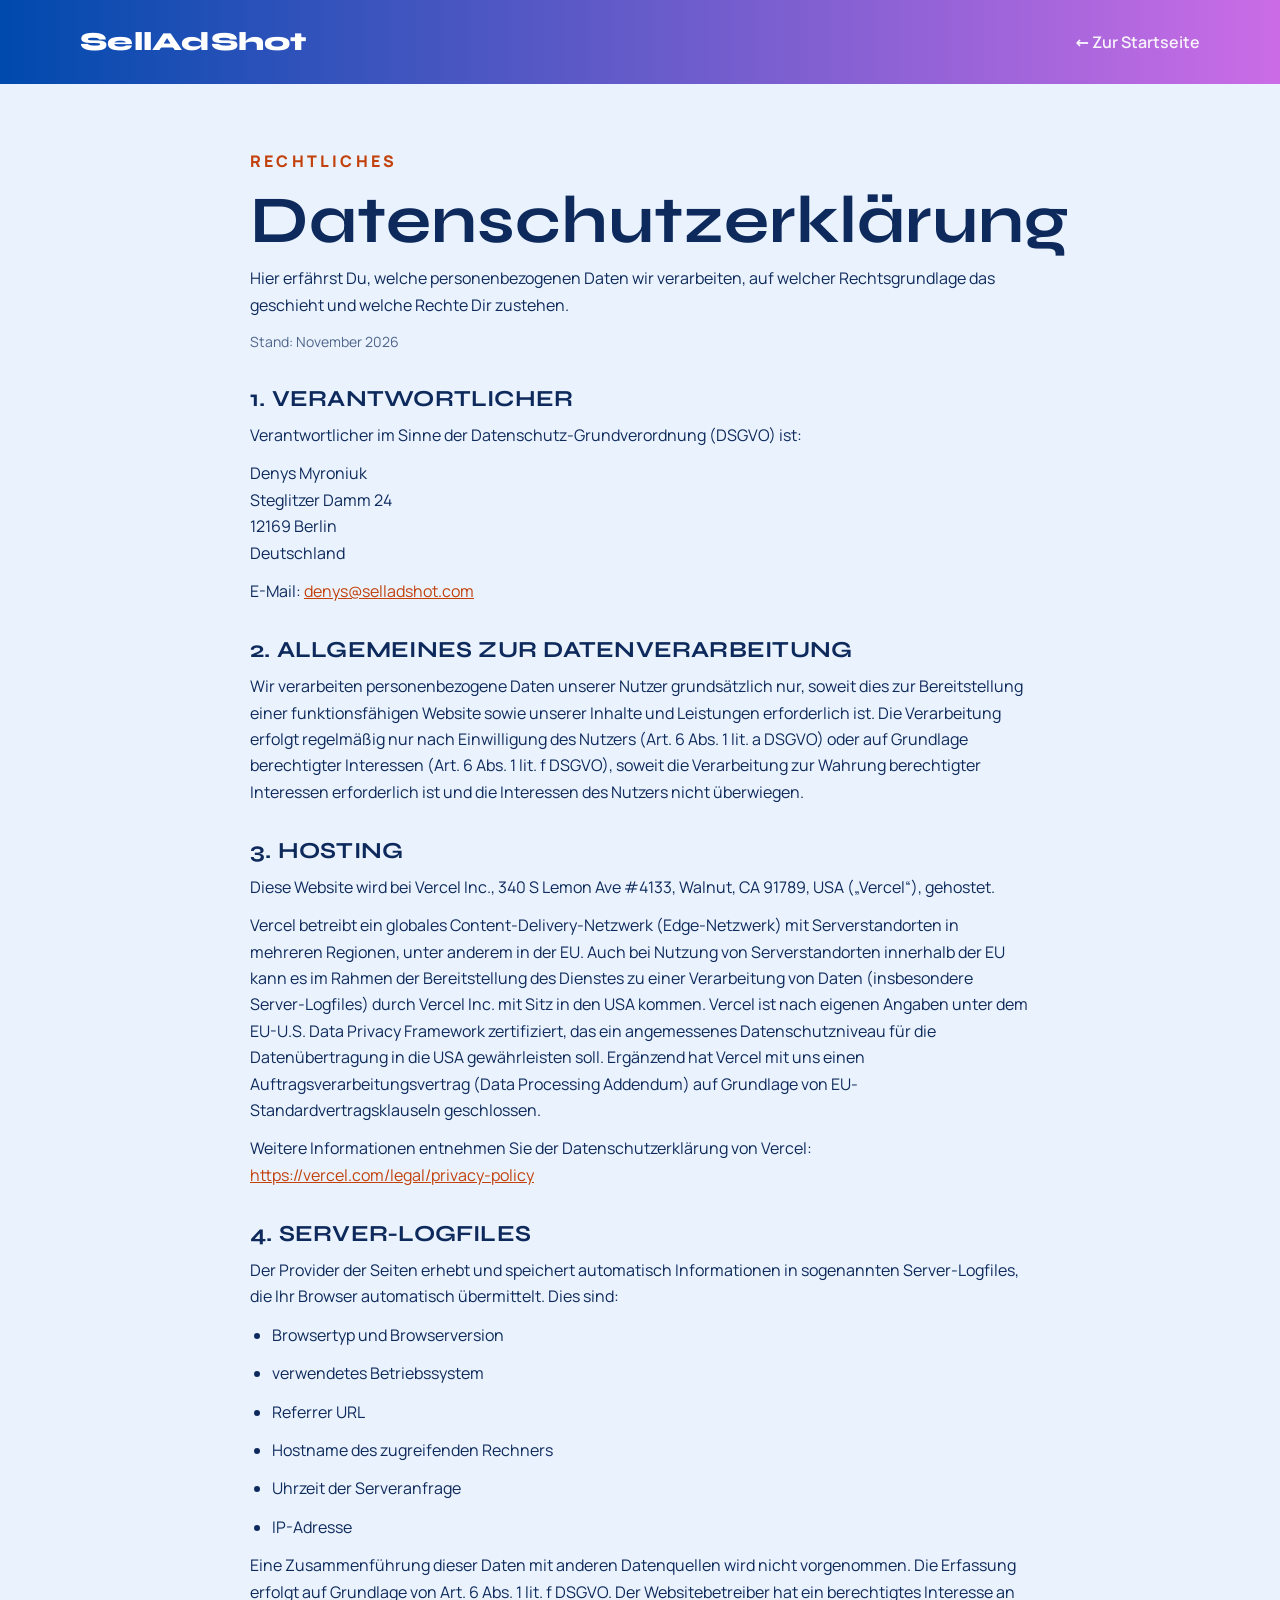
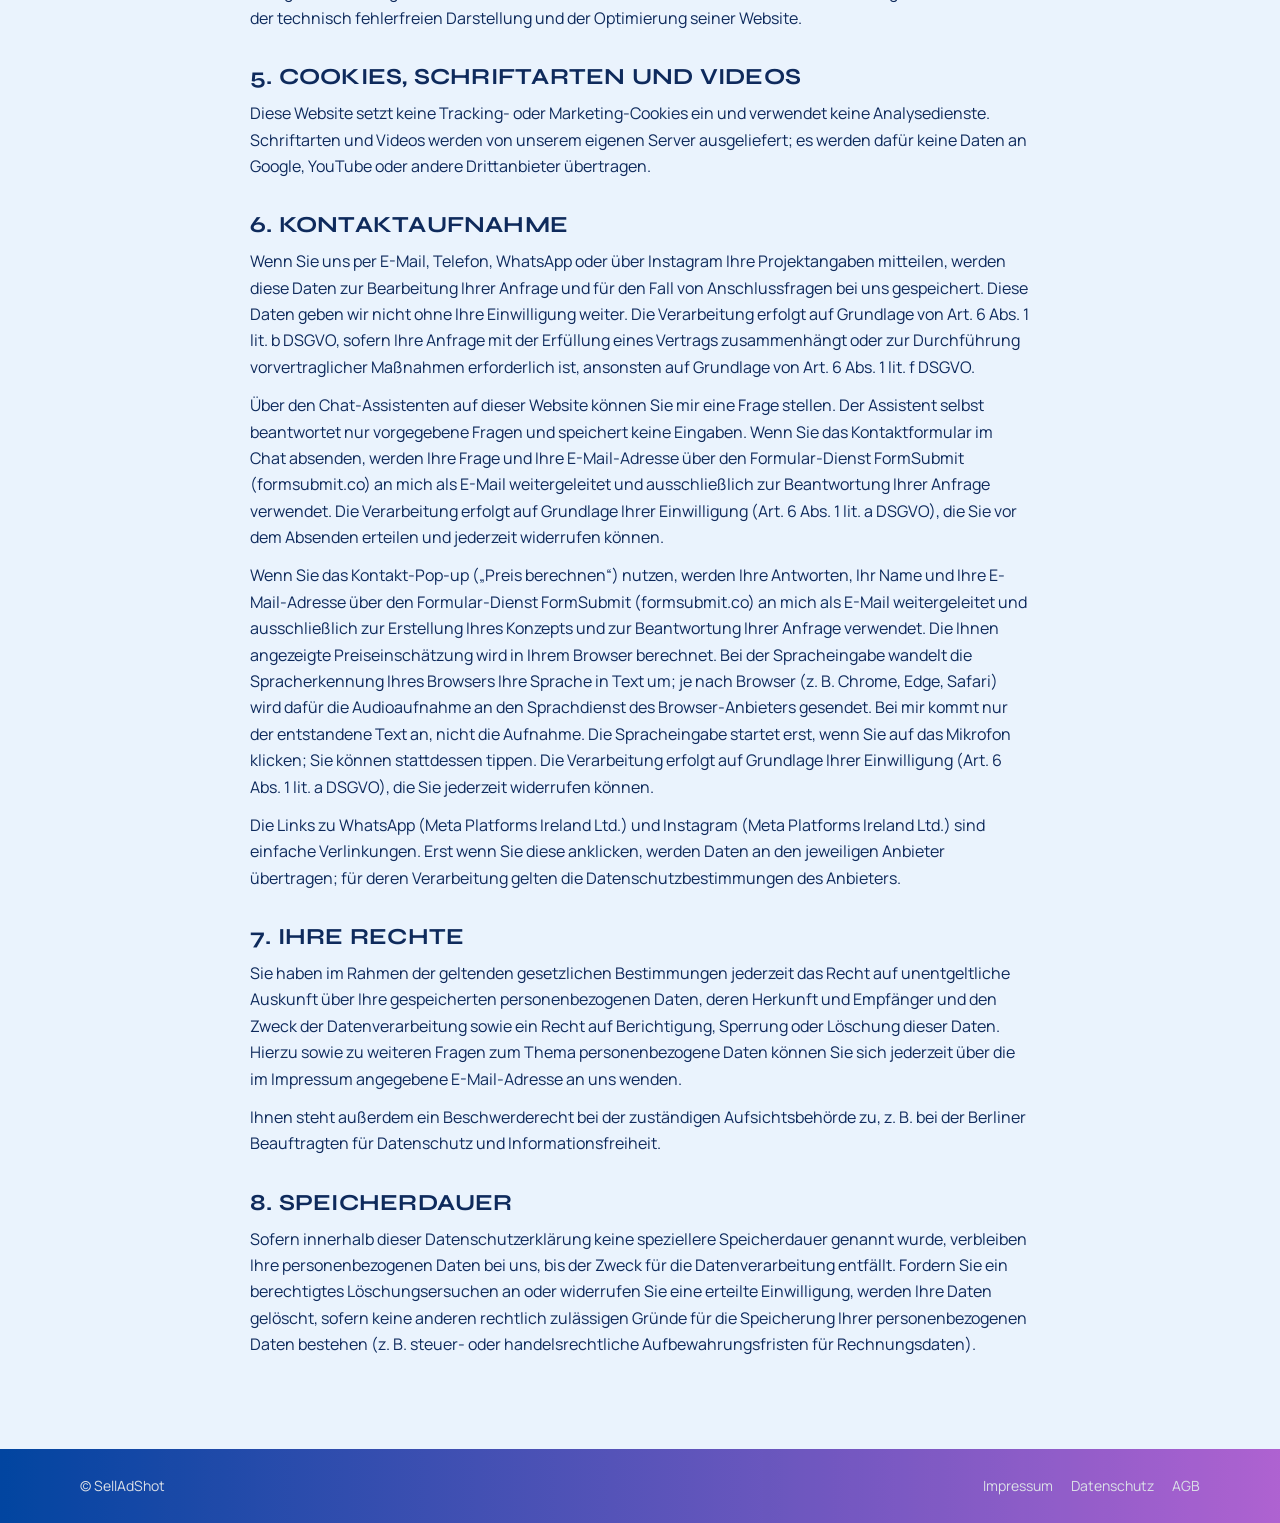
<file: datenschutz.html>
<!doctype html>
<html lang="de">
<head>
<meta charset="utf-8">
<meta name="viewport" content="width=device-width,initial-scale=1,viewport-fit=cover">
<title>Datenschutzerklärung | SellAdShot</title>
<meta name="robots" content="noindex,follow">
<meta name="theme-color" content="#004aad">
<link rel="stylesheet" href="style.css?v=47">
<link rel="icon" href="/favicon.ico" sizes="any">
<link rel="icon" type="image/png" sizes="48x48" href="/favicon-48.png">
<link rel="icon" type="image/png" sizes="192x192" href="/favicon-192.png">
<link rel="apple-touch-icon" href="/apple-touch-icon.png">
</head>
<body>
<header class="lhead"><div class="wrap"><a class="brand" href="./">SellAdShot</a><a class="lback" href="./">← Zur Startseite</a></div></header>
<main class="legal"><div class="wrap">
<p class="lkicker">Rechtliches</p>
<h1>Datenschutzerklärung</h1>
<p>Hier erfährst Du, welche personenbezogenen Daten wir verarbeiten, auf welcher Rechtsgrundlage das geschieht und welche Rechte Dir zustehen.</p>
<p class="stand">Stand: November 2026</p>
<h2>1. Verantwortlicher</h2>
<p>Verantwortlicher im Sinne der Datenschutz-Grundverordnung (DSGVO) ist:</p>
<p>Denys Myroniuk<br>Steglitzer Damm 24<br>12169 Berlin<br>Deutschland</p>
<p>E-Mail: <a href="mailto:denys@selladshot.com">denys@selladshot.com</a></p>
<h2>2. Allgemeines zur Datenverarbeitung</h2>
<p>Wir verarbeiten personenbezogene Daten unserer Nutzer grundsätzlich nur, soweit dies zur Bereitstellung einer funktionsfähigen Website sowie unserer Inhalte und Leistungen erforderlich ist. Die Verarbeitung erfolgt regelmäßig nur nach Einwilligung des Nutzers (Art. 6 Abs. 1 lit. a DSGVO) oder auf Grundlage berechtigter Interessen (Art. 6 Abs. 1 lit. f DSGVO), soweit die Verarbeitung zur Wahrung berechtigter Interessen erforderlich ist und die Interessen des Nutzers nicht überwiegen.</p>
<h2>3. Hosting</h2>
<p>Diese Website wird bei Vercel Inc., 340 S Lemon Ave #4133, Walnut, CA 91789, USA („Vercel“), gehostet.</p>
<p>Vercel betreibt ein globales Content-Delivery-Netzwerk (Edge-Netzwerk) mit Serverstandorten in mehreren Regionen, unter anderem in der EU. Auch bei Nutzung von Serverstandorten innerhalb der EU kann es im Rahmen der Bereitstellung des Dienstes zu einer Verarbeitung von Daten (insbesondere Server-Logfiles) durch Vercel Inc. mit Sitz in den USA kommen. Vercel ist nach eigenen Angaben unter dem EU-U.S. Data Privacy Framework zertifiziert, das ein angemessenes Datenschutzniveau für die Datenübertragung in die USA gewährleisten soll. Ergänzend hat Vercel mit uns einen Auftragsverarbeitungsvertrag (Data Processing Addendum) auf Grundlage von EU-Standardvertragsklauseln geschlossen.</p>
<p>Weitere Informationen entnehmen Sie der Datenschutzerklärung von Vercel: <a href="https://vercel.com/legal/privacy-policy" target="_blank" rel="noopener">https://vercel.com/legal/privacy-policy</a></p>
<h2>4. Server-Logfiles</h2>
<p>Der Provider der Seiten erhebt und speichert automatisch Informationen in sogenannten Server-Logfiles, die Ihr Browser automatisch übermittelt. Dies sind:</p>
<ul><li>Browsertyp und Browserversion</li><li>verwendetes Betriebssystem</li><li>Referrer URL</li><li>Hostname des zugreifenden Rechners</li><li>Uhrzeit der Serveranfrage</li><li>IP-Adresse</li></ul>
<p>Eine Zusammenführung dieser Daten mit anderen Datenquellen wird nicht vorgenommen. Die Erfassung erfolgt auf Grundlage von Art. 6 Abs. 1 lit. f DSGVO. Der Websitebetreiber hat ein berechtigtes Interesse an der technisch fehlerfreien Darstellung und der Optimierung seiner Website.</p>
<h2>5. Cookies, Schriftarten und Videos</h2>
<p>Diese Website setzt keine Tracking- oder Marketing-Cookies ein und verwendet keine Analysedienste. Schriftarten und Videos werden von unserem eigenen Server ausgeliefert; es werden dafür keine Daten an Google, YouTube oder andere Drittanbieter übertragen.</p>
<h2>6. Kontaktaufnahme</h2>
<p>Wenn Sie uns per E-Mail, Telefon, WhatsApp oder über Instagram Ihre Projektangaben mitteilen, werden diese Daten zur Bearbeitung Ihrer Anfrage und für den Fall von Anschlussfragen bei uns gespeichert. Diese Daten geben wir nicht ohne Ihre Einwilligung weiter. Die Verarbeitung erfolgt auf Grundlage von Art. 6 Abs. 1 lit. b DSGVO, sofern Ihre Anfrage mit der Erfüllung eines Vertrags zusammenhängt oder zur Durchführung vorvertraglicher Maßnahmen erforderlich ist, ansonsten auf Grundlage von Art. 6 Abs. 1 lit. f DSGVO.</p>
<p>Über den Chat-Assistenten auf dieser Website können Sie mir eine Frage stellen. Der Assistent selbst beantwortet nur vorgegebene Fragen und speichert keine Eingaben. Wenn Sie das Kontaktformular im Chat absenden, werden Ihre Frage und Ihre E-Mail-Adresse über den Formular-Dienst FormSubmit (formsubmit.co) an mich als E-Mail weitergeleitet und ausschließlich zur Beantwortung Ihrer Anfrage verwendet. Die Verarbeitung erfolgt auf Grundlage Ihrer Einwilligung (Art. 6 Abs. 1 lit. a DSGVO), die Sie vor dem Absenden erteilen und jederzeit widerrufen können.</p>
<p>Wenn Sie das Kontakt-Pop-up („Preis berechnen“) nutzen, werden Ihre Antworten, Ihr Name und Ihre E-Mail-Adresse über den Formular-Dienst FormSubmit (formsubmit.co) an mich als E-Mail weitergeleitet und ausschließlich zur Erstellung Ihres Konzepts und zur Beantwortung Ihrer Anfrage verwendet. Die Ihnen angezeigte Preiseinschätzung wird in Ihrem Browser berechnet. Bei der Spracheingabe wandelt die Spracherkennung Ihres Browsers Ihre Sprache in Text um; je nach Browser (z. B. Chrome, Edge, Safari) wird dafür die Audioaufnahme an den Sprachdienst des Browser-Anbieters gesendet. Bei mir kommt nur der entstandene Text an, nicht die Aufnahme. Die Spracheingabe startet erst, wenn Sie auf das Mikrofon klicken; Sie können stattdessen tippen. Die Verarbeitung erfolgt auf Grundlage Ihrer Einwilligung (Art. 6 Abs. 1 lit. a DSGVO), die Sie jederzeit widerrufen können.</p>
<p>Die Links zu WhatsApp (Meta Platforms Ireland Ltd.) und Instagram (Meta Platforms Ireland Ltd.) sind einfache Verlinkungen. Erst wenn Sie diese anklicken, werden Daten an den jeweiligen Anbieter übertragen; für deren Verarbeitung gelten die Datenschutzbestimmungen des Anbieters.</p>
<h2>7. Ihre Rechte</h2>
<p>Sie haben im Rahmen der geltenden gesetzlichen Bestimmungen jederzeit das Recht auf unentgeltliche Auskunft über Ihre gespeicherten personenbezogenen Daten, deren Herkunft und Empfänger und den Zweck der Datenverarbeitung sowie ein Recht auf Berichtigung, Sperrung oder Löschung dieser Daten. Hierzu sowie zu weiteren Fragen zum Thema personenbezogene Daten können Sie sich jederzeit über die im Impressum angegebene E-Mail-Adresse an uns wenden.</p>
<p>Ihnen steht außerdem ein Beschwerderecht bei der zuständigen Aufsichtsbehörde zu, z. B. bei der Berliner Beauftragten für Datenschutz und Informationsfreiheit.</p>
<h2>8. Speicherdauer</h2>
<p>Sofern innerhalb dieser Datenschutzerklärung keine speziellere Speicherdauer genannt wurde, verbleiben Ihre personenbezogenen Daten bei uns, bis der Zweck für die Datenverarbeitung entfällt. Fordern Sie ein berechtigtes Löschungsersuchen an oder widerrufen Sie eine erteilte Einwilligung, werden Ihre Daten gelöscht, sofern keine anderen rechtlich zulässigen Gründe für die Speicherung Ihrer personenbezogenen Daten bestehen (z. B. steuer- oder handelsrechtliche Aufbewahrungsfristen für Rechnungsdaten).</p>
</div></main>
<footer class="lfoot"><div class="wrap"><span>© SellAdShot</span><nav><a href="impressum.html">Impressum</a><a href="datenschutz.html">Datenschutz</a><a href="agb.html">AGB</a></nav></div></footer>
</body>
</html>
</file>
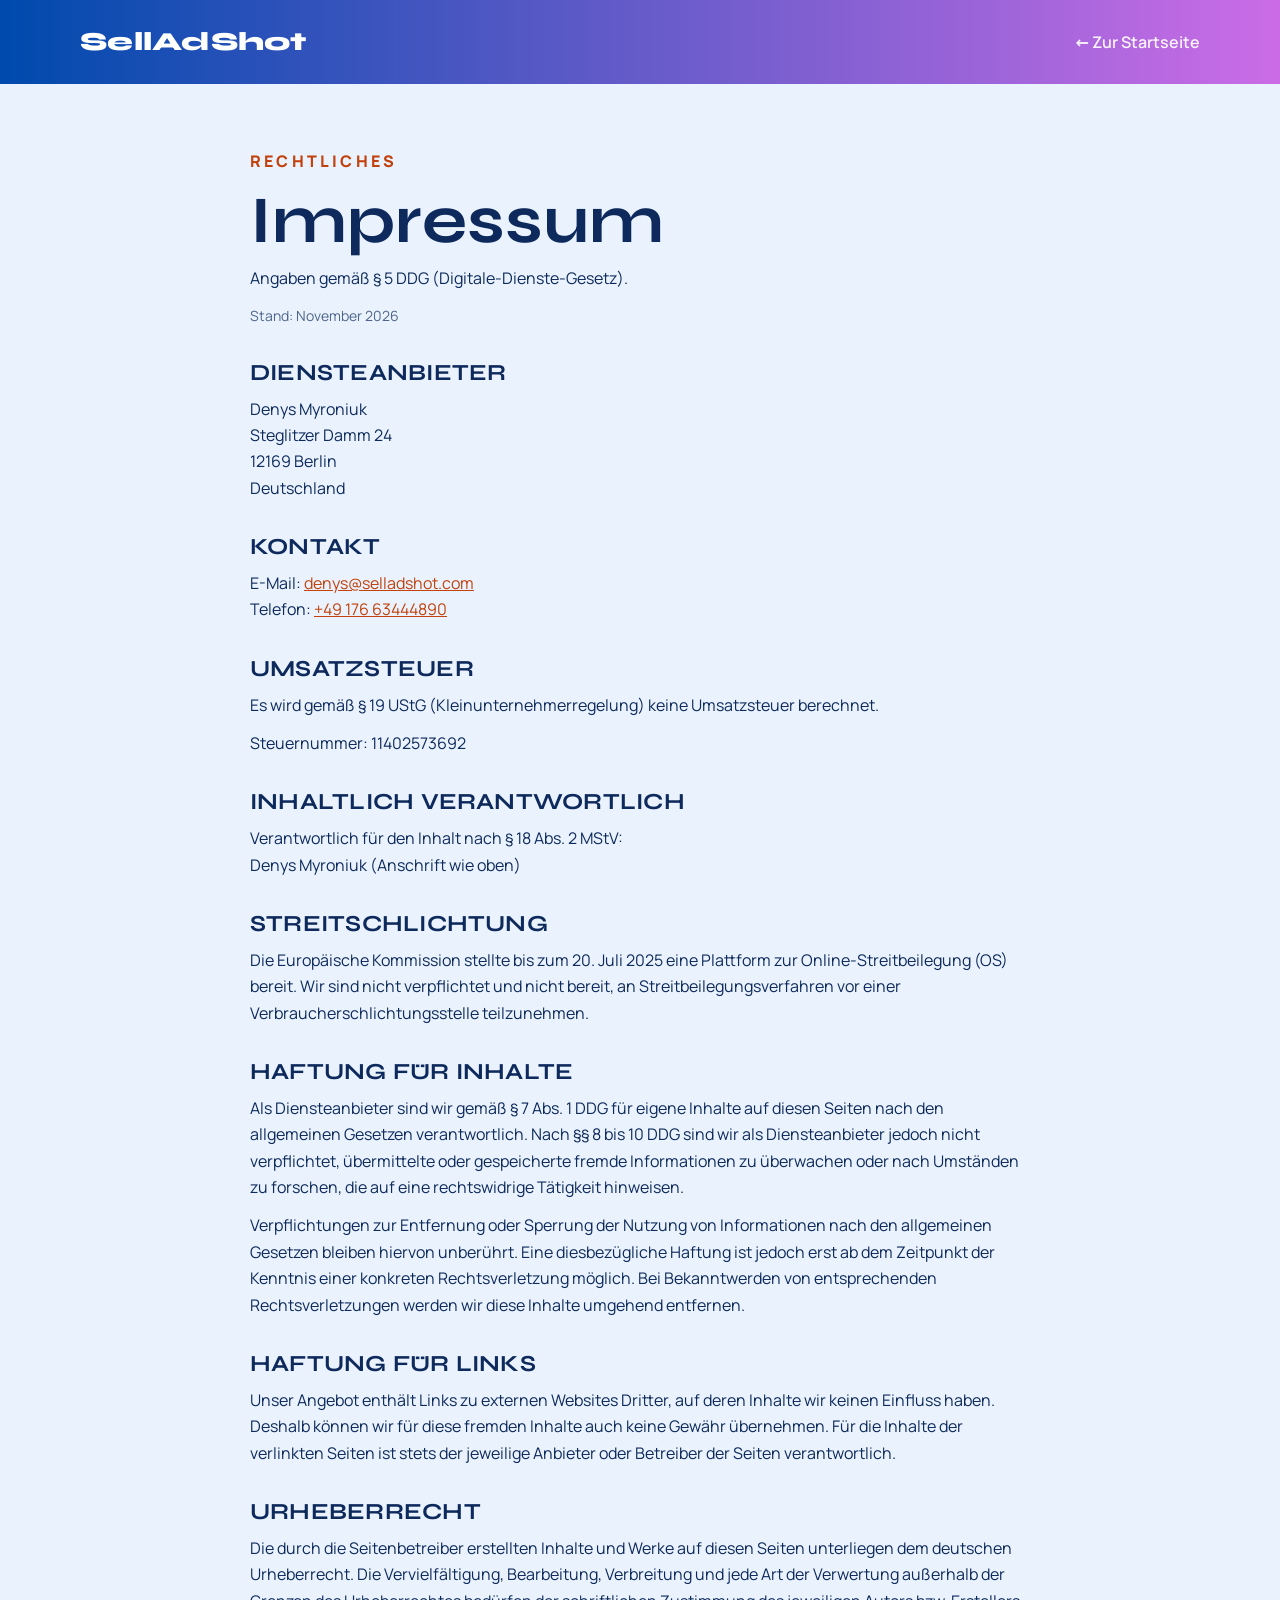
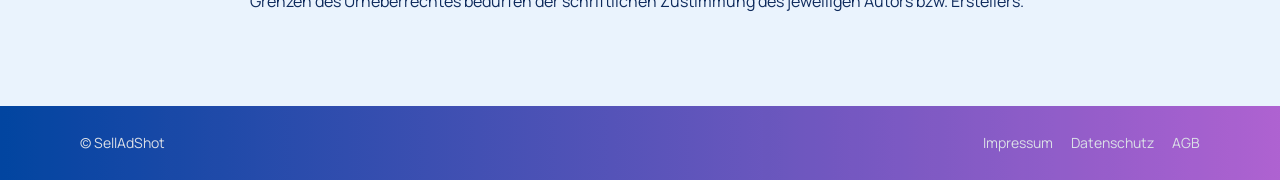
<file: impressum.html>
<!doctype html>
<html lang="de">
<head>
<meta charset="utf-8">
<meta name="viewport" content="width=device-width,initial-scale=1,viewport-fit=cover">
<title>Impressum | SellAdShot</title>
<meta name="robots" content="noindex,follow">
<meta name="theme-color" content="#004aad">
<link rel="stylesheet" href="style.css?v=47">
<link rel="icon" href="/favicon.ico" sizes="any">
<link rel="icon" type="image/png" sizes="48x48" href="/favicon-48.png">
<link rel="icon" type="image/png" sizes="192x192" href="/favicon-192.png">
<link rel="apple-touch-icon" href="/apple-touch-icon.png">
</head>
<body>
<header class="lhead"><div class="wrap"><a class="brand" href="./">SellAdShot</a><a class="lback" href="./">← Zur Startseite</a></div></header>
<main class="legal"><div class="wrap">
<p class="lkicker">Rechtliches</p>
<h1>Impressum</h1>
<p>Angaben gemäß § 5 DDG (Digitale-Dienste-Gesetz).</p>
<p class="stand">Stand: November 2026</p>
<h2>Diensteanbieter</h2>
<p>Denys Myroniuk<br>Steglitzer Damm 24<br>12169 Berlin<br>Deutschland</p>
<h2>Kontakt</h2>
<p>E-Mail: <a href="mailto:denys@selladshot.com">denys@selladshot.com</a><br>Telefon: <a href="tel:+4917663444890">+49 176 63444890</a></p>
<h2>Umsatzsteuer</h2>
<p>Es wird gemäß § 19 UStG (Kleinunternehmerregelung) keine Umsatzsteuer berechnet.</p>
<p>Steuernummer: 11402573692</p>
<h2>Inhaltlich verantwortlich</h2>
<p>Verantwortlich für den Inhalt nach § 18 Abs. 2 MStV:<br>Denys Myroniuk (Anschrift wie oben)</p>
<h2>Streitschlichtung</h2>
<p>Die Europäische Kommission stellte bis zum 20. Juli 2025 eine Plattform zur Online-Streitbeilegung (OS) bereit. Wir sind nicht verpflichtet und nicht bereit, an Streitbeilegungsverfahren vor einer Verbraucherschlichtungsstelle teilzunehmen.</p>
<h2>Haftung für Inhalte</h2>
<p>Als Diensteanbieter sind wir gemäß § 7 Abs. 1 DDG für eigene Inhalte auf diesen Seiten nach den allgemeinen Gesetzen verantwortlich. Nach §§ 8 bis 10 DDG sind wir als Diensteanbieter jedoch nicht verpflichtet, übermittelte oder gespeicherte fremde Informationen zu überwachen oder nach Umständen zu forschen, die auf eine rechtswidrige Tätigkeit hinweisen.</p>
<p>Verpflichtungen zur Entfernung oder Sperrung der Nutzung von Informationen nach den allgemeinen Gesetzen bleiben hiervon unberührt. Eine diesbezügliche Haftung ist jedoch erst ab dem Zeitpunkt der Kenntnis einer konkreten Rechtsverletzung möglich. Bei Bekanntwerden von entsprechenden Rechtsverletzungen werden wir diese Inhalte umgehend entfernen.</p>
<h2>Haftung für Links</h2>
<p>Unser Angebot enthält Links zu externen Websites Dritter, auf deren Inhalte wir keinen Einfluss haben. Deshalb können wir für diese fremden Inhalte auch keine Gewähr übernehmen. Für die Inhalte der verlinkten Seiten ist stets der jeweilige Anbieter oder Betreiber der Seiten verantwortlich.</p>
<h2>Urheberrecht</h2>
<p>Die durch die Seitenbetreiber erstellten Inhalte und Werke auf diesen Seiten unterliegen dem deutschen Urheberrecht. Die Vervielfältigung, Bearbeitung, Verbreitung und jede Art der Verwertung außerhalb der Grenzen des Urheberrechtes bedürfen der schriftlichen Zustimmung des jeweiligen Autors bzw. Erstellers.</p>
</div></main>
<footer class="lfoot"><div class="wrap"><span>© SellAdShot</span><nav><a href="impressum.html">Impressum</a><a href="datenschutz.html">Datenschutz</a><a href="agb.html">AGB</a></nav></div></footer>
</body>
</html>
</file>
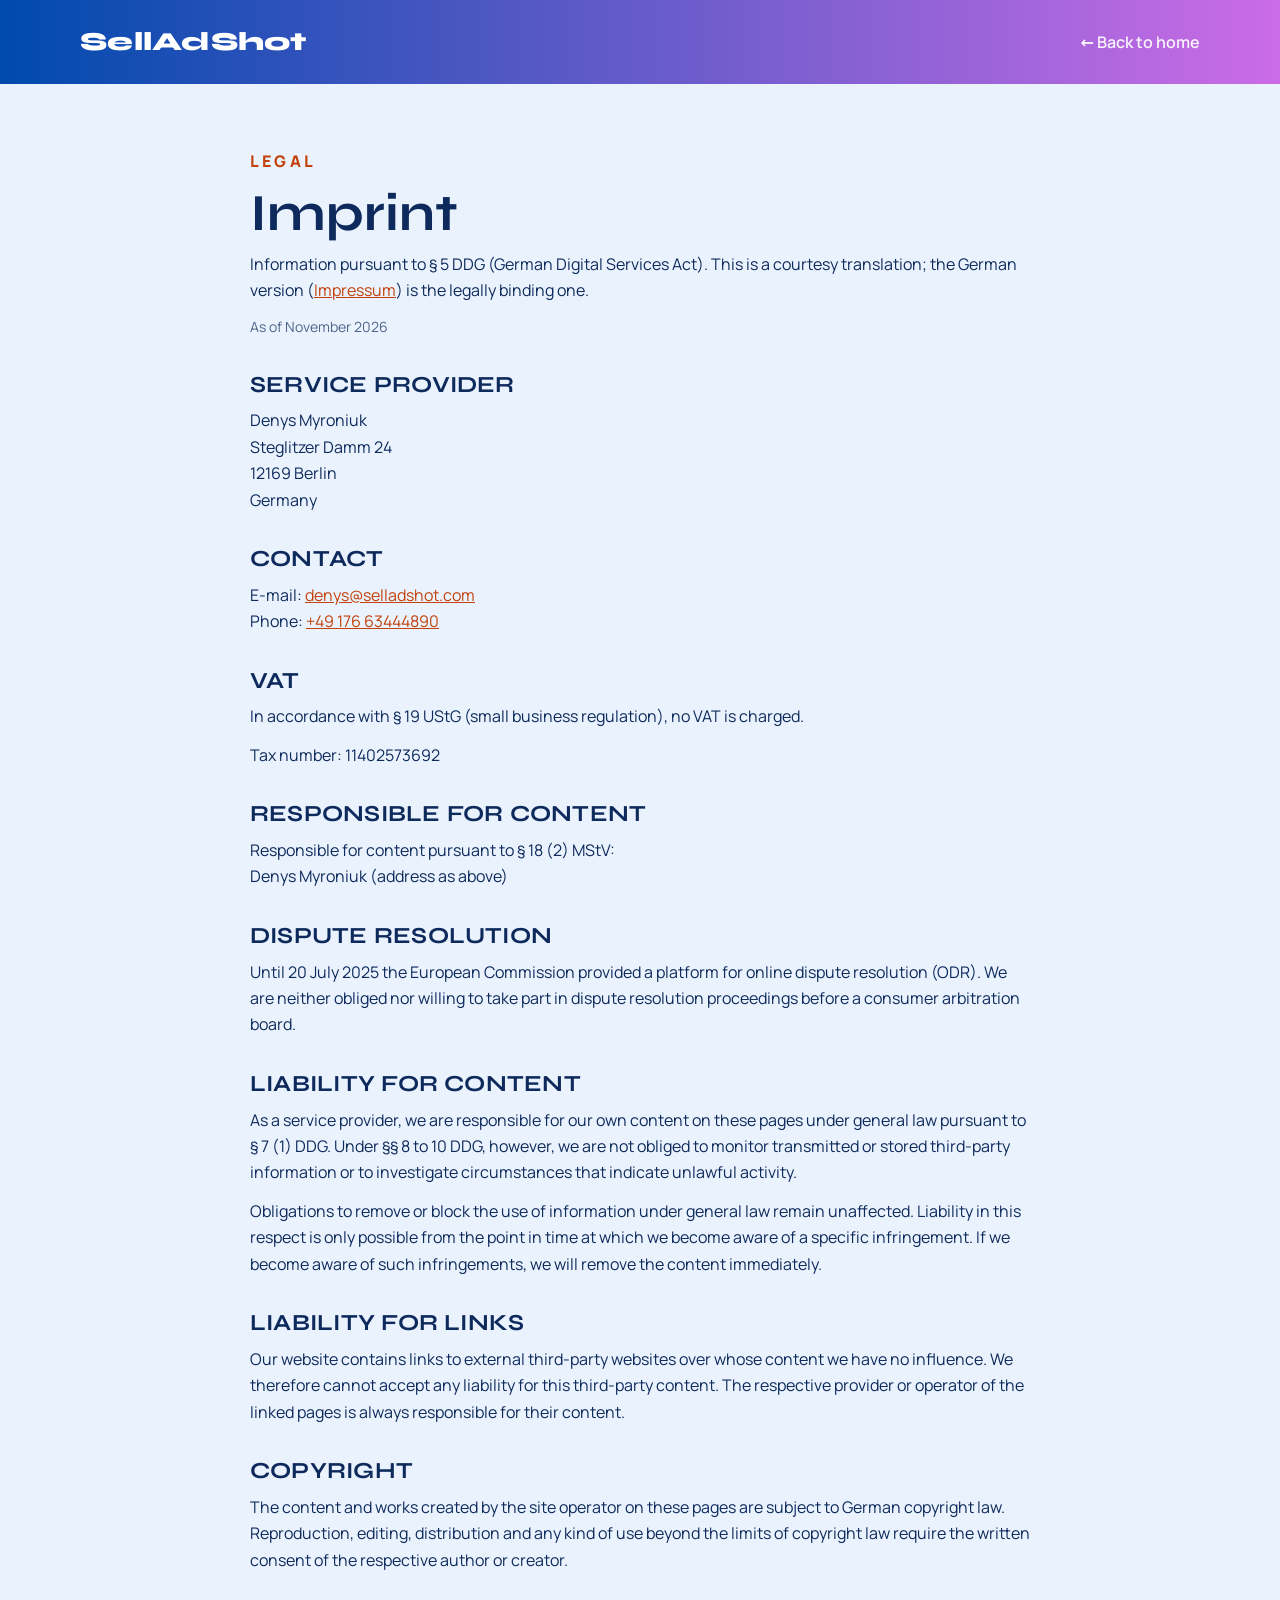
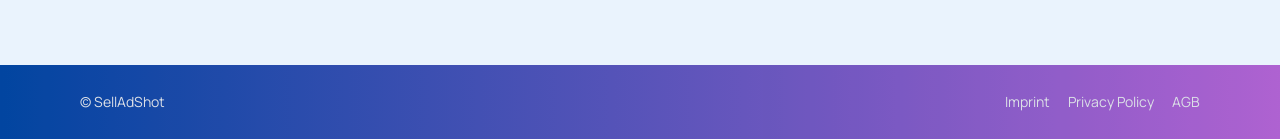
<file: imprint.html>
<!doctype html>
<html lang="en">
<head>
<meta charset="utf-8">
<meta name="viewport" content="width=device-width,initial-scale=1,viewport-fit=cover">
<title>Imprint | SellAdShot</title>
<meta name="robots" content="noindex,follow">
<meta name="theme-color" content="#004aad">
<link rel="stylesheet" href="style.css?v=47">
<link rel="icon" href="/favicon.ico" sizes="any">
<link rel="icon" type="image/png" sizes="48x48" href="/favicon-48.png">
<link rel="icon" type="image/png" sizes="192x192" href="/favicon-192.png">
<link rel="apple-touch-icon" href="/apple-touch-icon.png">
</head>
<body>
<header class="lhead"><div class="wrap"><a class="brand" href="./">SellAdShot</a><a class="lback" href="./">← Back to home</a></div></header>
<main class="legal"><div class="wrap">
<p class="lkicker">Legal</p>
<h1>Imprint</h1>
<p>Information pursuant to § 5 DDG (German Digital Services Act). This is a courtesy translation; the German version (<a href="impressum">Impressum</a>) is the legally binding one.</p>
<p class="stand">As of November 2026</p>
<h2>Service provider</h2>
<p>Denys Myroniuk<br>Steglitzer Damm 24<br>12169 Berlin<br>Germany</p>
<h2>Contact</h2>
<p>E-mail: <a href="mailto:denys@selladshot.com">denys@selladshot.com</a><br>Phone: <a href="tel:+4917663444890">+49 176 63444890</a></p>
<h2>VAT</h2>
<p>In accordance with § 19 UStG (small business regulation), no VAT is charged.</p>
<p>Tax number: 11402573692</p>
<h2>Responsible for content</h2>
<p>Responsible for content pursuant to § 18 (2) MStV:<br>Denys Myroniuk (address as above)</p>
<h2>Dispute resolution</h2>
<p>Until 20 July 2025 the European Commission provided a platform for online dispute resolution (ODR). We are neither obliged nor willing to take part in dispute resolution proceedings before a consumer arbitration board.</p>
<h2>Liability for content</h2>
<p>As a service provider, we are responsible for our own content on these pages under general law pursuant to § 7 (1) DDG. Under §§ 8 to 10 DDG, however, we are not obliged to monitor transmitted or stored third-party information or to investigate circumstances that indicate unlawful activity.</p>
<p>Obligations to remove or block the use of information under general law remain unaffected. Liability in this respect is only possible from the point in time at which we become aware of a specific infringement. If we become aware of such infringements, we will remove the content immediately.</p>
<h2>Liability for links</h2>
<p>Our website contains links to external third-party websites over whose content we have no influence. We therefore cannot accept any liability for this third-party content. The respective provider or operator of the linked pages is always responsible for their content.</p>
<h2>Copyright</h2>
<p>The content and works created by the site operator on these pages are subject to German copyright law. Reproduction, editing, distribution and any kind of use beyond the limits of copyright law require the written consent of the respective author or creator.</p>
</div></main>
<footer class="lfoot"><div class="wrap"><span>© SellAdShot</span><nav><a href="imprint">Imprint</a><a href="privacy">Privacy Policy</a><a href="agb">AGB</a></nav></div></footer>
</body>
</html>
</file>
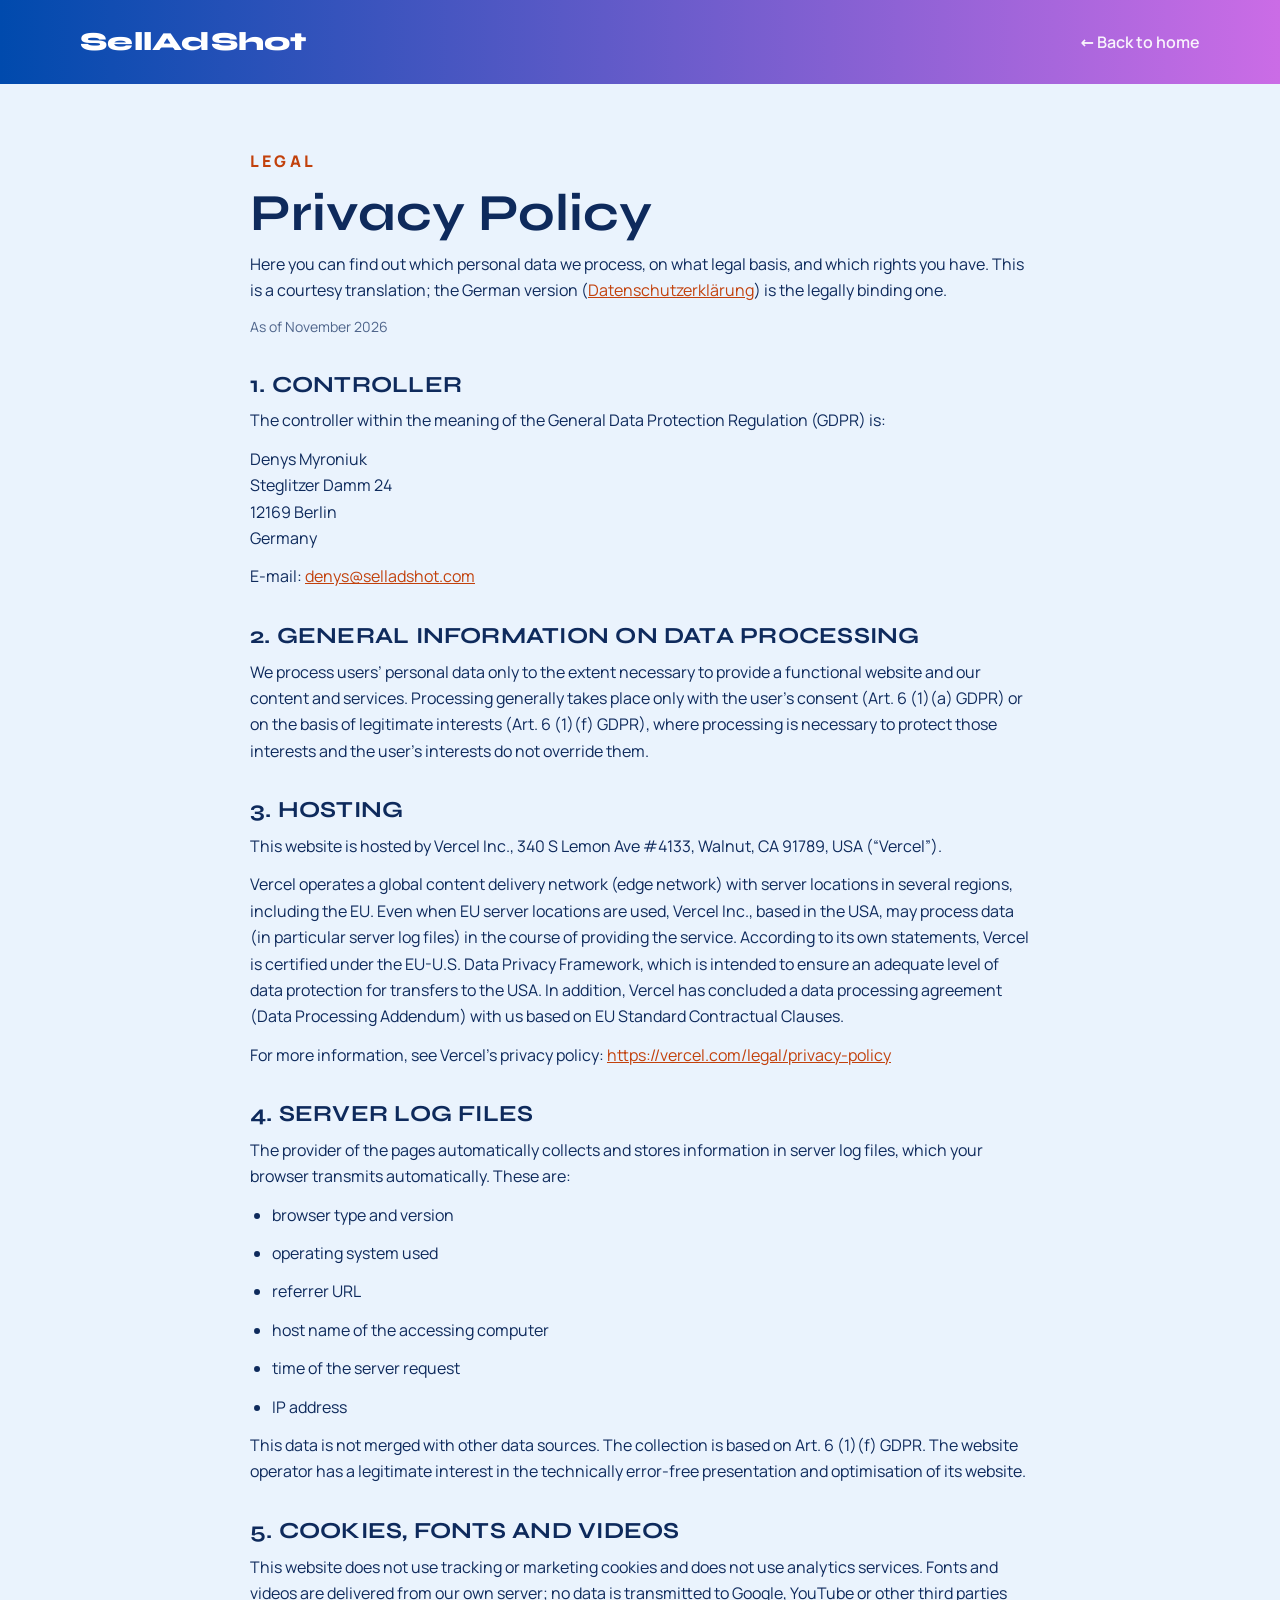
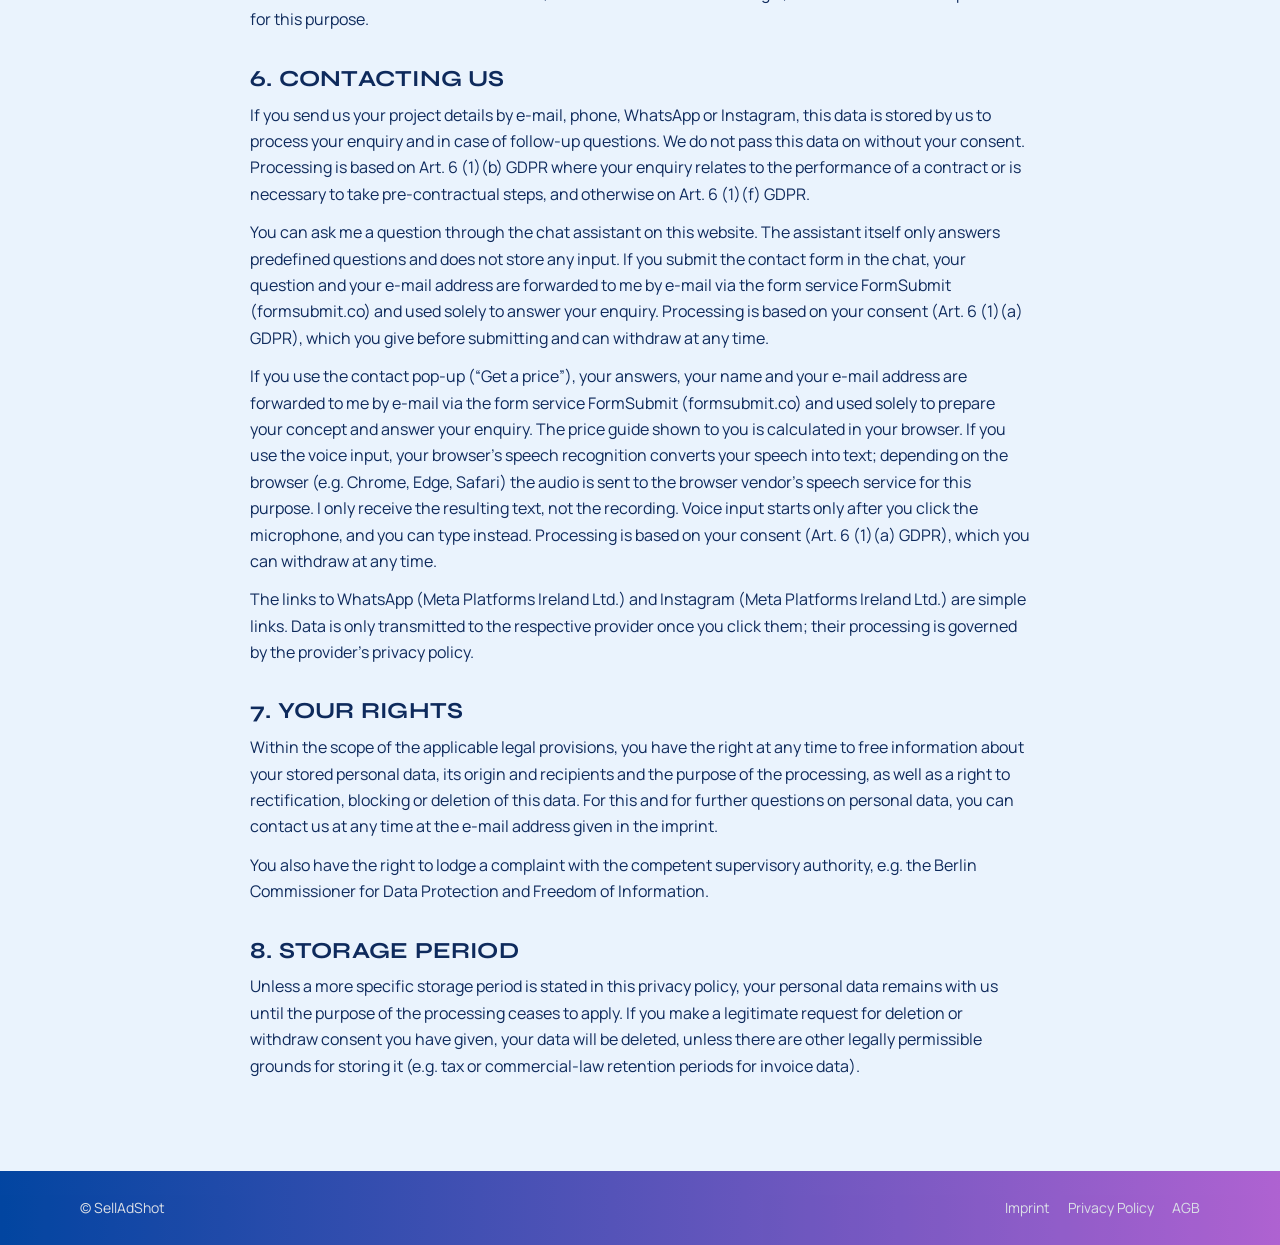
<file: privacy.html>
<!doctype html>
<html lang="en">
<head>
<meta charset="utf-8">
<meta name="viewport" content="width=device-width,initial-scale=1,viewport-fit=cover">
<title>Privacy Policy | SellAdShot</title>
<meta name="robots" content="noindex,follow">
<meta name="theme-color" content="#004aad">
<link rel="stylesheet" href="style.css?v=47">
<link rel="icon" href="/favicon.ico" sizes="any">
<link rel="icon" type="image/png" sizes="48x48" href="/favicon-48.png">
<link rel="icon" type="image/png" sizes="192x192" href="/favicon-192.png">
<link rel="apple-touch-icon" href="/apple-touch-icon.png">
</head>
<body>
<header class="lhead"><div class="wrap"><a class="brand" href="./">SellAdShot</a><a class="lback" href="./">← Back to home</a></div></header>
<main class="legal"><div class="wrap">
<p class="lkicker">Legal</p>
<h1>Privacy Policy</h1>
<p>Here you can find out which personal data we process, on what legal basis, and which rights you have. This is a courtesy translation; the German version (<a href="datenschutz">Datenschutzerklärung</a>) is the legally binding one.</p>
<p class="stand">As of November 2026</p>
<h2>1. Controller</h2>
<p>The controller within the meaning of the General Data Protection Regulation (GDPR) is:</p>
<p>Denys Myroniuk<br>Steglitzer Damm 24<br>12169 Berlin<br>Germany</p>
<p>E-mail: <a href="mailto:denys@selladshot.com">denys@selladshot.com</a></p>
<h2>2. General information on data processing</h2>
<p>We process users’ personal data only to the extent necessary to provide a functional website and our content and services. Processing generally takes place only with the user’s consent (Art. 6 (1)(a) GDPR) or on the basis of legitimate interests (Art. 6 (1)(f) GDPR), where processing is necessary to protect those interests and the user’s interests do not override them.</p>
<h2>3. Hosting</h2>
<p>This website is hosted by Vercel Inc., 340 S Lemon Ave #4133, Walnut, CA 91789, USA (“Vercel”).</p>
<p>Vercel operates a global content delivery network (edge network) with server locations in several regions, including the EU. Even when EU server locations are used, Vercel Inc., based in the USA, may process data (in particular server log files) in the course of providing the service. According to its own statements, Vercel is certified under the EU-U.S. Data Privacy Framework, which is intended to ensure an adequate level of data protection for transfers to the USA. In addition, Vercel has concluded a data processing agreement (Data Processing Addendum) with us based on EU Standard Contractual Clauses.</p>
<p>For more information, see Vercel’s privacy policy: <a href="https://vercel.com/legal/privacy-policy" target="_blank" rel="noopener">https://vercel.com/legal/privacy-policy</a></p>
<h2>4. Server log files</h2>
<p>The provider of the pages automatically collects and stores information in server log files, which your browser transmits automatically. These are:</p>
<ul><li>browser type and version</li><li>operating system used</li><li>referrer URL</li><li>host name of the accessing computer</li><li>time of the server request</li><li>IP address</li></ul>
<p>This data is not merged with other data sources. The collection is based on Art. 6 (1)(f) GDPR. The website operator has a legitimate interest in the technically error-free presentation and optimisation of its website.</p>
<h2>5. Cookies, fonts and videos</h2>
<p>This website does not use tracking or marketing cookies and does not use analytics services. Fonts and videos are delivered from our own server; no data is transmitted to Google, YouTube or other third parties for this purpose.</p>
<h2>6. Contacting us</h2>
<p>If you send us your project details by e-mail, phone, WhatsApp or Instagram, this data is stored by us to process your enquiry and in case of follow-up questions. We do not pass this data on without your consent. Processing is based on Art. 6 (1)(b) GDPR where your enquiry relates to the performance of a contract or is necessary to take pre-contractual steps, and otherwise on Art. 6 (1)(f) GDPR.</p>
<p>You can ask me a question through the chat assistant on this website. The assistant itself only answers predefined questions and does not store any input. If you submit the contact form in the chat, your question and your e-mail address are forwarded to me by e-mail via the form service FormSubmit (formsubmit.co) and used solely to answer your enquiry. Processing is based on your consent (Art. 6 (1)(a) GDPR), which you give before submitting and can withdraw at any time.</p>
<p>If you use the contact pop-up (“Get a price”), your answers, your name and your e-mail address are forwarded to me by e-mail via the form service FormSubmit (formsubmit.co) and used solely to prepare your concept and answer your enquiry. The price guide shown to you is calculated in your browser. If you use the voice input, your browser’s speech recognition converts your speech into text; depending on the browser (e.g. Chrome, Edge, Safari) the audio is sent to the browser vendor’s speech service for this purpose. I only receive the resulting text, not the recording. Voice input starts only after you click the microphone, and you can type instead. Processing is based on your consent (Art. 6 (1)(a) GDPR), which you can withdraw at any time.</p>
<p>The links to WhatsApp (Meta Platforms Ireland Ltd.) and Instagram (Meta Platforms Ireland Ltd.) are simple links. Data is only transmitted to the respective provider once you click them; their processing is governed by the provider’s privacy policy.</p>
<h2>7. Your rights</h2>
<p>Within the scope of the applicable legal provisions, you have the right at any time to free information about your stored personal data, its origin and recipients and the purpose of the processing, as well as a right to rectification, blocking or deletion of this data. For this and for further questions on personal data, you can contact us at any time at the e-mail address given in the imprint.</p>
<p>You also have the right to lodge a complaint with the competent supervisory authority, e.g. the Berlin Commissioner for Data Protection and Freedom of Information.</p>
<h2>8. Storage period</h2>
<p>Unless a more specific storage period is stated in this privacy policy, your personal data remains with us until the purpose of the processing ceases to apply. If you make a legitimate request for deletion or withdraw consent you have given, your data will be deleted, unless there are other legally permissible grounds for storing it (e.g. tax or commercial-law retention periods for invoice data).</p>
</div></main>
<footer class="lfoot"><div class="wrap"><span>© SellAdShot</span><nav><a href="imprint">Imprint</a><a href="privacy">Privacy Policy</a><a href="agb">AGB</a></nav></div></footer>
</body>
</html>
</file>
<file: style.css>
@font-face{font-family:Syne;font-weight:700;font-display:swap;src:url(syne-latin-700-normal.woff2) format("woff2")}
@font-face{font-family:Syne;font-weight:800;font-display:swap;src:url(syne-latin-800-normal.woff2) format("woff2")}
@font-face{font-family:Manrope;font-weight:400;font-display:swap;src:url(manrope-latin-400-normal.woff2) format("woff2")}
@font-face{font-family:Manrope;font-weight:500;font-display:swap;src:url(manrope-latin-500-normal.woff2) format("woff2")}
@font-face{font-family:Manrope;font-weight:600;font-display:swap;src:url(manrope-latin-600-normal.woff2) format("woff2")}
@font-face{font-family:Manrope;font-weight:700;font-display:swap;src:url(manrope-latin-700-normal.woff2) format("woff2")}
@font-face{font-family:Manrope;font-weight:800;font-display:swap;src:url(manrope-latin-800-normal.woff2) format("woff2")}

:root{
  --navy:#0e2a5c;--navy2:#25406e;--orange:#ff6b1a;--rust:#c2410c;--ice:#eaf3fd;--soft:#f4f7fb;--tile:#16356f;
  --grad:linear-gradient(90deg,#004aad 0%,#cb6ce6 100%);
  --gut:max(20px,env(safe-area-inset-left,0px));
}
*{box-sizing:border-box}
html{overflow-x:clip;overscroll-behavior-x:none;touch-action:pan-y pinch-zoom;scroll-behavior:smooth;-webkit-text-size-adjust:100%}
body{margin:0;background:var(--navy);color:var(--navy);font-family:Manrope,system-ui,-apple-system,"Segoe UI",Arial,sans-serif;font-size:16px;line-height:1.55;overflow-x:clip}
a{color:inherit;text-decoration:none}
img,video{max-width:100%;display:block}
h1,h2,h3{font-family:Syne,Manrope,system-ui,sans-serif;font-weight:700;margin:0;line-height:1.08}
p{margin:0}
section{scroll-margin-top:0}

.wrap{width:min(1200px,100%);margin:0 auto;padding-inline:40px}
section,header.hero{padding-block:72px}
.grad,.hero,.last{background:var(--grad)}
.ice{background:var(--ice)}.soft{background:var(--soft)}.white{background:#fff}
h2{font-size:clamp(30px,4.2vw,50px);text-transform:uppercase;letter-spacing:.01em;color:#fff;margin-bottom:32px}
h2.dark{color:var(--navy)}

/* buttons */
.btn{display:inline-flex;align-items:center;justify-content:center;gap:10px;background:var(--orange);color:#fff;font-weight:800;font-size:18px;
  padding:16px 40px;border-radius:999px;box-shadow:0 10px 28px rgba(0,20,80,.28);transition:transform .2s cubic-bezier(.3,1.4,.6,1),box-shadow .2s;white-space:nowrap}
.btn:hover{transform:scale(1.04)}
.btn:focus-visible{outline:3px solid #fff;outline-offset:3px}
.btn.small{font-size:16px;padding:13px 22px;width:100%}
.btn.small svg{width:18px;height:18px}
.btn.dark{background:var(--navy);width:100%;font-size:22px;padding:22px 24px}
.cta{display:flex;justify-content:center;margin-top:40px}

/* hero */
.hero{padding-block:28px 72px;color:#fff}
.topbar{--tbh:100px;--tp:32px;position:sticky;top:0;z-index:50;height:var(--tbh);box-sizing:border-box;padding-top:var(--tp);margin-bottom:calc(var(--tbh)*-1);color:#fff;transition:background .3s,box-shadow .3s,-webkit-backdrop-filter .3s,backdrop-filter .3s}
.topbar.scrolled{background:linear-gradient(90deg,rgba(0,74,173,.88),rgba(203,108,230,.88));-webkit-backdrop-filter:blur(14px);backdrop-filter:blur(14px);box-shadow:0 6px 24px rgba(0,20,80,.18)}
header.hero{padding-top:172px}
.burger,.mmenu{display:none}
html{scroll-padding-top:80px}
.nav{display:flex;align-items:center;justify-content:space-between;gap:24px}
.brand{font-family:Syne,sans-serif;font-weight:800;font-size:26px;letter-spacing:.01em}
.links{display:flex;gap:32px;font-weight:500;font-size:15px}
.links a{opacity:.92}.links a:hover{opacity:1;text-decoration:underline}
.navcta{font-size:20px;padding:0;width:190px;height:56px}
.hrow{display:flex;align-items:center;justify-content:space-between;gap:48px}
.htext{flex:1 1 0;min-width:0}
@media (min-width:1001px){.htext{flex:0 0 560px}}
@media (min-width:1241px){.hero .wrap,.topbar .wrap{padding-inline:0}}

.hero .htext .btn{font-size:20px;padding:0;width:190px;height:56px}
h1{font-size:clamp(42px,6.5vw,84px);line-height:1;margin-bottom:28px}
.sub{font-size:18px;line-height:1.5;font-style:italic;opacity:.92;margin-bottom:28px}
.chips{display:flex;flex-wrap:wrap;gap:10px;margin-bottom:28px}
.chips span{border:1.5px solid #1d12c9;border-radius:999px;padding:8px 15px;font-size:14px;font-weight:500}
.hvids{position:relative;flex:0 0 480px;height:540px}
.hv{position:absolute;border-radius:24px;overflow:hidden;box-shadow:0 18px 40px rgba(0,20,80,.35);background:var(--tile)}
.hv video{width:100%;height:100%;object-fit:cover}
.hv1{left:0;top:57px;width:215px;height:400px;z-index:1}
.hv2{left:195px;top:160px;width:214px;height:380px;z-index:2}
.hv3{left:168px;top:0;width:170px;height:180px;z-index:3}
.badge{position:absolute;left:135px;top:383px;width:118px;height:118px;border-radius:50%;background:var(--orange);z-index:4;display:flex;flex-direction:column;align-items:center;justify-content:center;color:#fff;text-align:center}
.badge b{position:absolute;left:50%;top:13px;transform:translateX(-50%);white-space:nowrap;font-family:Syne,sans-serif;font-weight:700;font-size:51px;line-height:1}
.badge span{position:absolute;left:50%;top:70px;transform:translateX(-50%);white-space:nowrap;font-size:10px;line-height:1.5;font-weight:700}

/* about */
.arow{display:flex;align-items:center;gap:56px}
.face{flex:0 0 409px;width:409px;height:538px;object-fit:cover;object-position:50% 50%;border-radius:24px;background:#c9d8ef}
.atext{flex:1;min-width:0;display:flex;flex-direction:column;gap:18px;align-items:flex-start}
.atext h2{margin-bottom:6px}

/* grids */
.grid{display:grid;gap:24px}
.g4{grid-template-columns:repeat(4,1fr)}
.g3{grid-template-columns:repeat(3,1fr)}
.g5{grid-template-columns:repeat(5,1fr);gap:18px}
.tile{width:100%;object-fit:cover;border-radius:22px;background:var(--tile);box-shadow:0 8px 24px rgba(0,20,80,.18)}
.v916{aspect-ratio:9/16}
.v169{aspect-ratio:16/9}
.ph{aspect-ratio:262/350;border-radius:22px;background:var(--tile);overflow:hidden}
.ph.tall{aspect-ratio:262/370}
.photos{align-items:start}
.ph img{width:100%;height:100%;object-fit:cover}

/* cases */
.case{display:flex;align-items:center;gap:56px}
.cvid{flex:0 0 285px}
.cv{width:285px;aspect-ratio:9/16;object-fit:cover;border-radius:24px;background:var(--tile)}
.ctext{flex:1;min-width:0;display:flex;flex-direction:column;gap:8px;align-items:flex-start}
.ctext h3{font-size:clamp(30px,3.6vw,44px);margin-bottom:4px}
.meta{font-weight:700;font-size:15px}
.lbl{font-size:12px;font-weight:800;letter-spacing:.14em;text-transform:uppercase;color:var(--rust);margin-top:12px}
.res{font-family:Syne,sans-serif;font-weight:700;font-size:clamp(24px,3vw,36px);line-height:1.12}
.ctext .btn{margin-top:20px}
.white hr{border:0;border-top:1px solid rgba(14,42,92,.15);margin:56px 0}
.white .case:first-child{margin-top:0}

/* prices */
.intro{max-width:640px;color:#fff;font-size:17px;margin:-12px 0 36px;opacity:.95}
.cards{display:grid;grid-template-columns:repeat(4,1fr);gap:18px;align-items:stretch}
.card{background:#fff;border-radius:22px;padding:34px 22px 22px;box-shadow:0 10px 30px rgba(0,20,80,.18);display:flex;flex-direction:column;gap:6px;position:relative}
.popc{outline:2px solid #ff6b1a;outline-offset:-2px}
.pop{position:absolute;left:20px;top:-14px;background:var(--orange);color:#fff;font-size:12px;font-weight:800;letter-spacing:.12em;text-transform:uppercase;padding:6px 16px;border-radius:999px}
.kind{font-size:13px;color:var(--navy2);font-weight:600}
.card h3{font-size:26px;margin-bottom:8px}
.row{display:flex;flex-direction:column;gap:0;margin-bottom:6px}
.k{font-size:13px;color:var(--navy2)}
.v{font-size:15px}
.price{font-family:Syne,sans-serif;font-weight:700;font-size:24px;color:var(--rust)}
.price small{font-family:Manrope,sans-serif;font-weight:500;font-size:12px;color:var(--navy2)}
.card ul{list-style:none;padding:0;margin:8px 0 18px;display:flex;flex-direction:column;gap:8px;flex:1}
.card li{display:flex;gap:10px;font-size:15px}
.card li::before{content:"";flex:0 0 7px;height:7px;border-radius:50%;background:var(--navy);margin-top:9px}

/* contact */
.last{padding-block:20px 20px}
.panel{background:var(--orange);border-radius:32px;padding:56px 56px 52px;display:flex;flex-direction:column;gap:22px;align-items:flex-start;color:var(--navy)}
.clabel{font-size:14px;font-weight:800;letter-spacing:.2em;text-transform:uppercase}
.chead{color:var(--navy);text-transform:none;font-size:clamp(34px,5vw,64px);margin:0;max-width:900px}
.cline{color:#fff;font-size:clamp(17px,2vw,22px);font-weight:500;word-break:break-word}
.csub{font-size:17px}
.cline a{color:inherit;text-decoration:none}
.cline a:hover{text-decoration:underline}
.atext p{text-align:justify;hyphens:none}
.nb{white-space:nowrap}
.phoneonly{display:none}
@media (min-width:641px){
  .last .wrap{padding-inline:35px}
  .panel{position:relative;min-height:645px;padding:64px 64px 48px;gap:47px}
  .clabel{font-size:14px;letter-spacing:.14em;line-height:1.5}
  .chead{font-size:80px;line-height:1;max-width:761px}
  .cline{margin-top:auto;font-size:18px;line-height:1.5;margin-bottom:-31px}
  .csub{font-size:16px;line-height:1.5}
  .panel .btn.dark{position:absolute;right:38px;bottom:57px;width:220px;height:64px;padding:0;margin:0;font-size:20px;font-weight:700;border-radius:999px}
  footer{font-size:13.5px}
}
.panel .btn.dark{margin-top:10px}
footer{display:flex;justify-content:space-between;gap:16px;color:#fff;opacity:.85;font-size:15px;padding:44px 4px 28px}

/* tablet */
@media (max-width:1000px){
  .wrap{padding-inline:32px}
  .topbar{--tbh:88px;--tp:20px}
  header.hero{padding-top:168px}
  .hrow{flex-direction:column;align-items:flex-start;gap:36px}
  .hvids{flex:none;width:480px;max-width:100%}
  .arow{flex-direction:column;align-items:flex-start;gap:32px}
  .face{flex:none;width:min(409px,100%);height:auto;aspect-ratio:409/538}
  .cards{grid-template-columns:repeat(2,1fr)}
  .g5{grid-template-columns:repeat(3,1fr)}
  .links{display:none}
}
/* phone */
@media (max-width:640px){
  .wrap{padding-inline:var(--gut);padding-right:max(20px,env(safe-area-inset-right,0px))}
  section,header.hero{padding-block:48px}
  h1{font-size:min(56px,14.2vw);line-height:1}
  .topbar{--tbh:59px;--tp:14px}
  header.hero{padding-top:107px}
  .navcta{display:none}
  .burger{display:flex;align-items:center;justify-content:center;width:44px;height:44px;margin:-6px -8px -6px 0;padding:0;background:none;border:0;cursor:pointer;color:#fff;-webkit-tap-highlight-color:transparent;filter:drop-shadow(0 1px 3px rgba(0,20,80,.45))}
  .burger svg{display:block;flex:none}
  .burger .bi-close{display:none}
  .burger[aria-expanded=true] .bi-open{display:none}
  .burger[aria-expanded=true] .bi-close{display:block}
  .mmenu{position:absolute;left:0;right:0;top:100%;flex-direction:column;padding:6px 20px 16px;background:linear-gradient(90deg,rgba(0,74,173,.92),rgba(203,108,230,.92));-webkit-backdrop-filter:blur(14px);backdrop-filter:blur(14px);box-shadow:0 12px 24px rgba(0,20,80,.25)}
  .mmenu.open{display:flex}
  .mmenu a{padding:13px 0;font-weight:600;font-size:18px;border-bottom:1px solid rgba(255,255,255,.18)}
  .mmenu a:last-child{border-bottom:0}
  .brand{font-size:20px}
  .hrow{align-items:center;gap:18px}
  .htext{width:100%}
  .hvids{width:338px;height:470px}
  .hv1{left:0;top:57px;width:215px;height:400px}
  .hv2{left:185px;top:180px;width:150px;height:223px}
  .badge{left:180px;top:361px;width:96px;height:96px}
  .badge b{top:11px}
  .badge span{top:66px}
  .g4,.g3,.g5{grid-template-columns:repeat(2,1fr);gap:12px}
  .ph,.ph.tall{aspect-ratio:168/230}
  .case{flex-direction:column;align-items:center;gap:24px}
  .cvid{flex:none}
  .cv{width:230px}
  .ctext{align-items:stretch}
  .ctext .btn{align-self:flex-start}
  .cards{gap:10px}
  .card{padding:30px 14px 14px}
  .card h3{font-size:22px}
  .price{font-size:20px}
  .btn.small{font-size:14px;padding:12px 10px}
  .btn.small svg{display:none}
  .panel{padding:36px 22px 32px;border-radius:28px}
  .btn.dark{font-size:20px}
  .cline{font-size:16px}
  .phoneonly{display:block}
  footer{flex-direction:column;gap:4px}
}
@media (prefers-reduced-motion:reduce){html{scroll-behavior:auto}.btn{transition:none}}

/* brand link + legal */
a.brand{color:inherit;text-decoration:none}
.flinks{display:flex;gap:18px;flex-wrap:wrap;justify-content:flex-start}
.flinks a:hover,.lfoot a:hover{text-decoration:underline}
.lhead{background:var(--grad);color:#fff;padding-block:22px}
.lhead .wrap{display:flex;align-items:center;justify-content:space-between;gap:16px}
.lback{font-weight:600;opacity:.92}
.legal{background:var(--ice);padding-block:64px 80px}
.legal .wrap{max-width:860px}
.lkicker{font-size:13px;font-weight:800;letter-spacing:.2em;text-transform:uppercase;color:var(--rust);margin-bottom:8px}
.legal h1{font-size:clamp(34px,5vw,52px);margin-bottom:12px;color:var(--navy)}
.legal h2{font-size:clamp(19px,2.2vw,23px);margin:34px 0 10px;color:var(--navy)}
.legal p,.legal li{font-size:16px;line-height:1.65;margin:0 0 12px}
.legal ul{margin:0 0 12px;padding-left:22px}
.legal a{color:var(--rust);text-decoration:underline}
.legal .stand{opacity:.7;font-size:14px}
.lfoot{background:var(--grad);color:#fff;padding-block:26px;font-size:14px}
.lfoot .wrap{display:flex;justify-content:space-between;gap:16px;flex-wrap:wrap;align-items:center}
.lfoot nav{display:flex;gap:18px}
@media (max-width:640px){.legal{padding-block:44px 56px}.flinks{gap:14px}}

/* language switch */
.links{margin-inline:auto}
.lang{display:flex;gap:2px;align-items:center;font-size:14px;font-weight:700;letter-spacing:.06em}
.lang a{padding:6px 9px;border-radius:999px;opacity:.75}
.lang a.on{background:rgba(255,255,255,.22);opacity:1}
.lang a:hover{opacity:1}
@media (max-width:640px){.nav{gap:8px}a.brand{white-space:nowrap;font-size:min(18px,4.6vw)}.lang{margin-left:auto;font-size:13px}.lang a{padding:5px 7px}}

/* German headline: three lines */
html[lang=de] h1{font-size:clamp(38px,5.2vw,72px)}
@media (max-width:640px){html[lang=de] h1{font-size:min(46px,11.6vw)}}
@media (min-width:1001px){html[lang=de] .htext{flex-basis:620px}}
@media (min-width:641px){html[lang=de] .chead{font-size:68px;max-width:900px}}

/* process + faq */
.white .intro{color:var(--navy)}
.steps{list-style:none;counter-reset:st;margin:0 0 64px;padding:0;display:grid;grid-template-columns:repeat(4,1fr);gap:18px}
.steps li{counter-increment:st;background:var(--soft);border-radius:22px;padding:26px 22px;display:flex;flex-direction:column;gap:8px}
.steps li::before{content:counter(st);width:38px;height:38px;border-radius:50%;background:var(--orange);color:#fff;font:800 18px Syne,Manrope,sans-serif;display:flex;align-items:center;justify-content:center}
.steps b{font-family:Syne,Manrope,sans-serif;font-size:21px;line-height:1.15}
.steps span{font-size:16px;color:var(--navy2)}
.faqh{margin-bottom:24px}
.faq{max-width:860px;border-top:1px solid rgba(14,42,92,.15)}
.faq details{border-bottom:1px solid rgba(14,42,92,.15);padding:4px 0}
.faq summary{cursor:pointer;list-style:none;display:flex;justify-content:space-between;align-items:center;gap:16px;padding:18px 0;font-weight:800;font-size:18px}
.faq summary::-webkit-details-marker{display:none}
.faq summary::after{content:"+";flex:0 0 auto;font-size:28px;line-height:1;color:var(--orange);transition:transform .2s}
.faq details[open] summary::after{transform:rotate(45deg)}
.faq details p{padding:0 40px 20px 0;font-size:17px;color:var(--navy2)}
@media (max-width:1000px){.steps{grid-template-columns:repeat(2,1fr)}}
@media (max-width:600px){.steps{grid-template-columns:1fr;margin-bottom:48px}.faq summary{font-size:17px}.faq details p{padding-right:8px;font-size:16px}}
</file>
<file: chat.css>
.sas-chat{position:fixed;right:max(20px,env(safe-area-inset-right,0px));bottom:max(20px,env(safe-area-inset-bottom,0px));z-index:90;font-family:Manrope,system-ui,-apple-system,"Segoe UI",Arial,sans-serif;color:#0e2a5c}
.sas-chat *{box-sizing:border-box}
.sas-launch{width:60px;height:60px;border:0;border-radius:50%;background:#ff6b1a;color:#fff;display:flex;align-items:center;justify-content:center;cursor:pointer;box-shadow:0 10px 28px rgba(194,65,12,.45);transition:transform .2s}
.sas-launch:hover{transform:scale(1.06)}
.sas-launch:focus-visible,.sas-x:focus-visible,.sas-send:focus-visible,.sas-chip:focus-visible,.sas-lk:focus-visible{outline:3px solid #ff6b1a;outline-offset:2px}
.sas-panel{position:absolute;right:0;bottom:76px;width:392px;max-width:calc(100vw - 40px);height:min(640px,calc(100vh - 120px));background:#fff;border-radius:24px;box-shadow:0 24px 64px rgba(14,42,92,.3);display:flex;flex-direction:column;overflow:hidden}
.sas-panel[hidden]{display:none}
.sas-head{display:flex;align-items:center;gap:12px;padding:16px 16px 16px 20px;background:linear-gradient(90deg,#004aad 0%,#cb6ce6 100%);color:#fff}
.sas-av{width:44px;height:44px;border-radius:50%;background:rgba(255,255,255,.2);display:flex;align-items:center;justify-content:center;font-family:Syne,sans-serif;font-weight:800;font-size:18px;flex:none}
.sas-ht{flex:1;min-width:0}
.sas-t{font-weight:700;font-size:16px}
.sas-s{font-size:12.5px;opacity:.92;margin-top:2px}
.sas-ph{text-decoration:none}
.sas-x{width:44px;height:44px;border:0;border-radius:50%;background:rgba(255,255,255,.18);color:#fff;display:flex;align-items:center;justify-content:center;cursor:pointer;flex:none}
.sas-log{flex:1;min-height:0;overflow-y:auto;padding:18px 18px 8px;background:#f4f7fb;display:flex;flex-direction:column;gap:10px}
.sas-m{max-width:88%;padding:12px 16px;font-size:15px;line-height:1.55;white-space:pre-line}
.sas-bot{align-self:flex-start;background:#fff;color:#0e2a5c;border-radius:18px 18px 18px 4px}
.sas-me{align-self:flex-end;background:#0e2a5c;color:#fff;border-radius:18px 18px 4px 18px}
.sas-chips{display:flex;flex-wrap:wrap;gap:8px;padding-top:2px}
.sas-chip{min-height:44px;padding:0 16px;border-radius:22px;border:1.5px solid #004aad;background:#fff;color:#004aad;font:600 14px Manrope,system-ui,sans-serif;cursor:pointer}
.sas-chip:hover{background:#eaf3fd}
.sas-links{display:flex;flex-wrap:wrap;gap:8px}
.sas-lk{min-height:44px;padding:0 18px;border-radius:22px;display:inline-flex;align-items:center;background:#0e2a5c;color:#fff;font:700 14px Manrope,system-ui,sans-serif;text-decoration:none}
.sas-lk{border:0;cursor:pointer}
.sas-lk.wa{background:#c2410c}
.sas-card{align-self:stretch;background:#eaf3fd;border:1px solid #c9dcf3;border-radius:16px;padding:14px 16px;display:flex;flex-direction:column;gap:8px}
.sas-lb{font-size:13px;color:#25406e}
.sas-ta{width:100%;border:1.5px solid #8fa6c8;border-radius:12px;padding:10px 12px;font:16px Manrope,system-ui,sans-serif;color:#0e2a5c;background:#fff;resize:vertical}
.sas-card .sas-in{min-height:44px;border-radius:12px;padding:0 12px;width:100%}
.sas-ta:focus{outline:3px solid #ff6b1a;outline-offset:1px}
.sas-ck{display:flex;gap:10px;align-items:flex-start;font-size:13px;line-height:1.4;color:#25406e}
.sas-ck input{width:20px;height:20px;margin:0;flex:none}
.sas-er{font-size:13px;color:#b42318;min-height:0}
.sas-go{min-height:44px;border:0;border-radius:12px;background:#c2410c;color:#fff;font:700 14px Manrope,system-ui,sans-serif;cursor:pointer}
.sas-go:disabled{opacity:.7;cursor:default}
.sas-form{display:flex;gap:8px;padding:12px 16px;border-top:1px solid #dbe4f0;background:#fff}
.sas-in{flex:1;min-width:0;min-height:48px;border:1.5px solid #8fa6c8;border-radius:24px;padding:0 18px;font:16px Manrope,system-ui,sans-serif;color:#0e2a5c;background:#fff}
.sas-in:focus{outline:3px solid #ff6b1a;outline-offset:1px}
.sas-send{width:48px;height:48px;border:0;border-radius:50%;background:#004aad;color:#fff;display:flex;align-items:center;justify-content:center;cursor:pointer;flex:none}
.sas-foot{padding:0 16px 12px;background:#fff;font-size:12px;color:#4a5f85;text-align:center}
.sas-foot a{color:#4a5f85;text-decoration:underline}
.sas-vh{position:absolute;width:1px;height:1px;overflow:hidden;clip:rect(0 0 0 0);white-space:nowrap}
@media (max-width:640px){
  .sas-chat.is-open{right:0;bottom:0;left:0;top:0}
  .sas-chat.is-open .sas-panel{position:fixed;inset:0;width:auto;max-width:none;height:auto;border-radius:0}
  .sas-chat.is-open .sas-launch{display:none}
  .sas-head{padding-top:max(16px,env(safe-area-inset-top,0px))}
  .sas-foot{padding-bottom:max(12px,env(safe-area-inset-bottom,0px))}
}
@media (prefers-reduced-motion:reduce){.sas-launch{transition:none}}

.sas-av img{display:block;width:100%;height:100%;object-fit:cover;border-radius:50%}.sas-av{overflow:hidden;background:#fff;border:2px solid rgba(255,255,255,.9)}
</file>
<file: popup.css>
.sap-ov{position:fixed;inset:0;z-index:100;display:flex;align-items:center;justify-content:center;padding:20px;background:rgba(12,18,44,.62);font-family:Manrope,system-ui,sans-serif;color:#1f2e5c}
.sap-ov[hidden]{display:none}
.sap-ov *{box-sizing:border-box}
.sap{position:relative;width:100%;max-width:640px;max-height:calc(100dvh - 40px);overflow:auto;background:#fff;border-radius:28px;box-shadow:0 30px 80px rgba(8,12,36,.45);padding:26px 40px 32px;display:flex;flex-direction:column;gap:20px}
.sap-top{display:flex;flex-direction:column;gap:12px}
.sap-meta{display:flex;justify-content:flex-end;align-items:center;font-weight:700;font-size:13px;letter-spacing:.12em;text-transform:uppercase;color:#5b6485}
.sap-x{width:44px;height:44px;margin:-12px -12px -12px 0;border-radius:50%;border:0;background:#eef0f8;display:flex;align-items:center;justify-content:center;cursor:pointer;color:#1f2e5c}
.sap-seg{display:flex;gap:6px}
.sap-seg i{flex:1;height:6px;border-radius:3px;background:#e6e8f2}
.sap-seg i.on{background:#ff6b1a}
.sap h2{margin:0;font-family:Syne,sans-serif;font-weight:800;font-size:32px;line-height:1.1;text-transform:none;color:#1f2e5c}
.sap-sub{margin:-12px 0 0;font-size:16px;line-height:1.4;color:#4a5378}
.sap-list{display:flex;flex-direction:column;gap:10px}
.sap-opt{display:flex;align-items:center;gap:14px;width:100%;min-height:56px;padding:0 18px;border-radius:16px;border:1.5px solid #cfd4e6;background:#fff;color:#1f2e5c;font:700 16px Manrope,system-ui,sans-serif;text-align:left;cursor:pointer}
.sap-opt:hover{border-color:#8f9bc4}
.sap-opt .ind{flex:none;width:22px;height:22px;border:2px solid #aab2d0;display:flex;align-items:center;justify-content:center}
.sap-opt .ind.r{border-radius:50%}.sap-opt .ind.c{border-radius:6px}
.sap-opt[aria-checked=true]{border-color:#1f2e5c;background:#eef1fb;box-shadow:inset 0 0 0 1px #1f2e5c}
.sap-opt[aria-checked=true] .ind{border-color:#1f2e5c;background:#1f2e5c}
.sap-opt[aria-checked=true] .ind::after{content:"";width:8px;height:8px;border-radius:50%;background:#fff}
.sap-opt[aria-checked=true] .ind.c::after{width:10px;height:6px;border-radius:0;background:none;border-left:2px solid #fff;border-bottom:2px solid #fff;transform:translateY(-1px) rotate(-45deg)}
.sap-nav{display:flex;align-items:center;gap:12px}
.sap-back{white-space:nowrap;min-height:56px;padding:0 22px;border-radius:999px;border:1.5px solid #d5d9ea;background:#fff;color:#1f2e5c;font:800 15px Manrope,system-ui,sans-serif;cursor:pointer}
.sap-skip{min-height:44px;padding:0 12px;border:0;background:none;color:#5b6485;font:700 15px Manrope,system-ui,sans-serif;text-decoration:underline;cursor:pointer}
.sap-next{white-space:nowrap;margin-left:auto;min-height:56px;padding:0 30px;border-radius:999px;border:0;background:#1f2e5c;color:#fff;font:800 15px Manrope,system-ui,sans-serif;letter-spacing:.08em;text-transform:uppercase;cursor:pointer}
.sap-next:disabled{opacity:.4;cursor:default}
.sap-tile{display:flex;align-items:center;gap:20px;padding:18px 20px;border-radius:20px;border:1.5px solid rgba(255,255,255,.8);background:linear-gradient(135deg,rgba(255,255,255,.45),rgba(255,255,255,.12)),radial-gradient(circle at 8% 30%,rgba(224,107,40,.6) 0,rgba(224,107,40,0) 45%),radial-gradient(circle at 60% 95%,rgba(165,102,224,.5) 0,rgba(165,102,224,0) 45%),radial-gradient(circle at 100% 5%,rgba(51,85,176,.45) 0,rgba(51,85,176,0) 50%),#f6f7fc;box-shadow:inset 0 1px 0 rgba(255,255,255,.9),0 8px 24px rgba(31,46,92,.12)}
.sap-mic{position:relative;flex:none;width:76px;height:76px;border-radius:50%;border:0;background:#3355b0;color:#fff;display:flex;align-items:center;justify-content:center;cursor:pointer;margin:10px}
.sap-mic::before{content:"";position:absolute;inset:-10px;border-radius:50%;border:3px solid rgba(51,85,176,.3)}
.sap-mic.rec{background:#e5342d}.sap-mic.rec::before{border-color:rgba(229,52,45,.45);animation:sapp 1.2s ease-in-out infinite}
.sap-mic .stop{display:none}.sap-mic.rec .stop{display:block}.sap-mic.rec .mi{display:none}
@keyframes sapp{50%{transform:scale(1.08);opacity:.6}}
@media (prefers-reduced-motion:reduce){.sap-mic.rec::before{animation:none}}
.sap-tt{font-weight:800;font-size:17px}.sap-th{font-size:14px;color:#4a5378;margin-top:4px}
.sap-f{display:flex;flex-direction:column;gap:6px}
.sap-f label{font-weight:800;font-size:14px}
.sap-f .hd{display:flex;justify-content:space-between;align-items:baseline}
.sap-f .cnt{font-weight:600;font-size:12px;color:#5b6485}
.sap-f input[type=text],.sap-f input[type=email],.sap-f textarea{width:100%;padding:13px 14px;border-radius:14px;border:1.5px solid #cfd4e6;font:500 16px Manrope,system-ui,sans-serif;color:#1f2e5c;background:#fff;resize:none}
.sap-f textarea{height:96px}
.sap-f input:focus,.sap-f textarea:focus,.sap-opt:focus-visible,.sap-mic:focus-visible,.sap-next:focus-visible,.sap-back:focus-visible,.sap-x:focus-visible{outline:3px solid #3355b0;outline-offset:2px}
.sap-ck{display:flex;gap:10px;align-items:flex-start;font-size:13px;line-height:1.4;color:#4a5378}
.sap-ck input{margin-top:2px;width:18px;height:18px;flex:none}
.sap-ck a{color:#1f2e5c;text-decoration:underline}
.sap-er{min-height:18px;font-size:13px;font-weight:700;color:#c0261f}
.sap-hp{position:absolute;left:-9999px;opacity:0}
.sap-est{padding:18px 20px;border-radius:20px;background:#eef1fb;display:flex;flex-direction:column;gap:6px}
.sap-est .lb{font-size:12px;font-weight:800;letter-spacing:.14em;text-transform:uppercase;color:#c2410c}
.sap-est .pr{display:flex;align-items:baseline;gap:8px;white-space:nowrap;font-family:Manrope,sans-serif;font-weight:800;font-size:clamp(26px,8.5vw,36px);line-height:1.1}.sap-est .pr .u{font-size:clamp(14px,4vw,16px);font-weight:800;color:#4a5378}
.sap-est p{margin:0;font-size:14px;line-height:1.45;color:#4a5378}
.sap-lead{margin:0;font-size:17px;line-height:1.45;color:#2a3358}
@media (max-width:640px){
 .sap-ov{padding:0;align-items:flex-end}
 .sap{max-width:none;max-height:92dvh;border-radius:28px 28px 0 0;padding:14px 20px max(24px,env(safe-area-inset-bottom,0px));gap:18px}
 .sap::before{content:"";align-self:center;width:44px;height:5px;border-radius:3px;background:#d5d9ea;flex:none}
 .sap h2{font-size:25px}.sap-sub{font-size:15px;margin-top:-12px}
 .sap-meta{font-size:11px;letter-spacing:.1em}
 .sap-tile{flex-direction:column;text-align:center;padding:22px 16px 16px;gap:8px}
 .sap-back{min-height:52px;padding:0 18px;font-size:14px}.sap-next{min-height:52px;padding:0 24px;font-size:14px}
 .sap-opt{font-size:15px}
}

.sap h2:focus{outline:none}

.sap-meta>span{position:absolute;width:1px;height:1px;overflow:hidden;clip:rect(0 0 0 0);white-space:nowrap}
.sap-meta{margin-bottom:8px}
</file>
